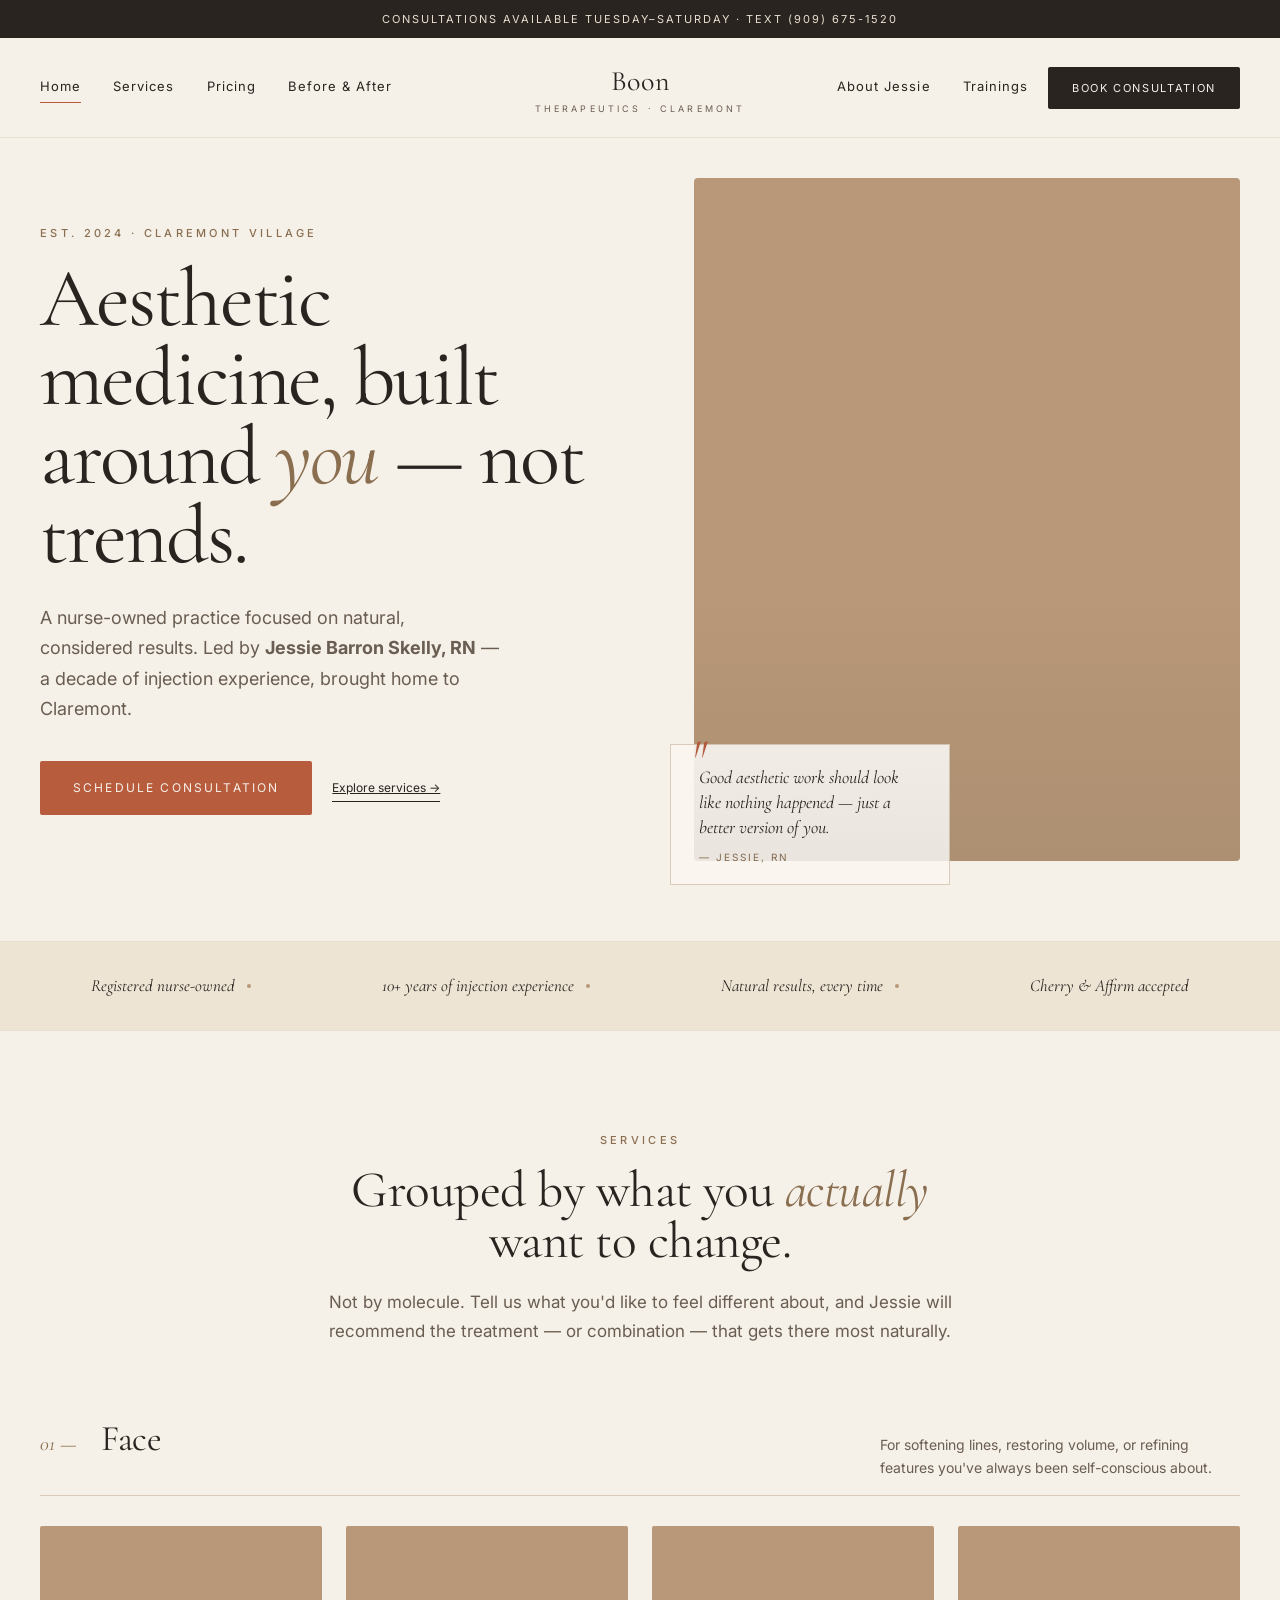
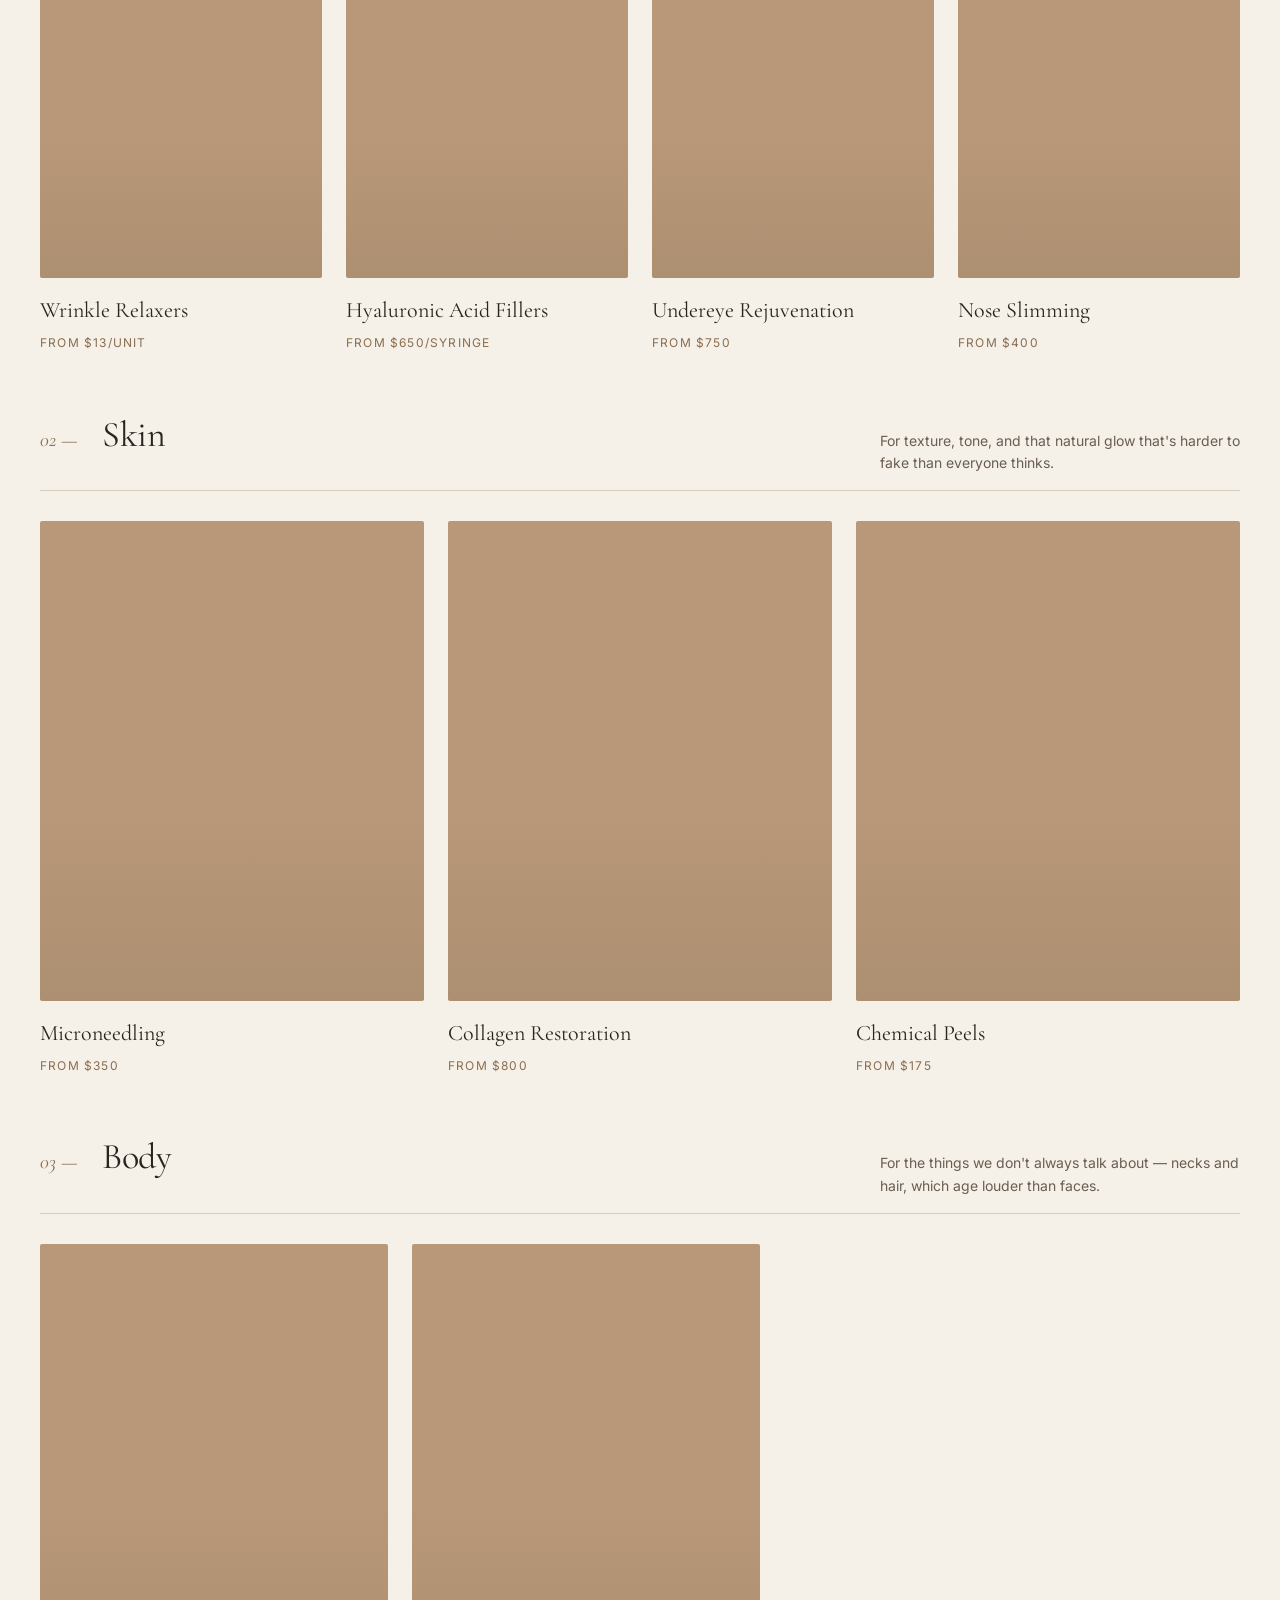
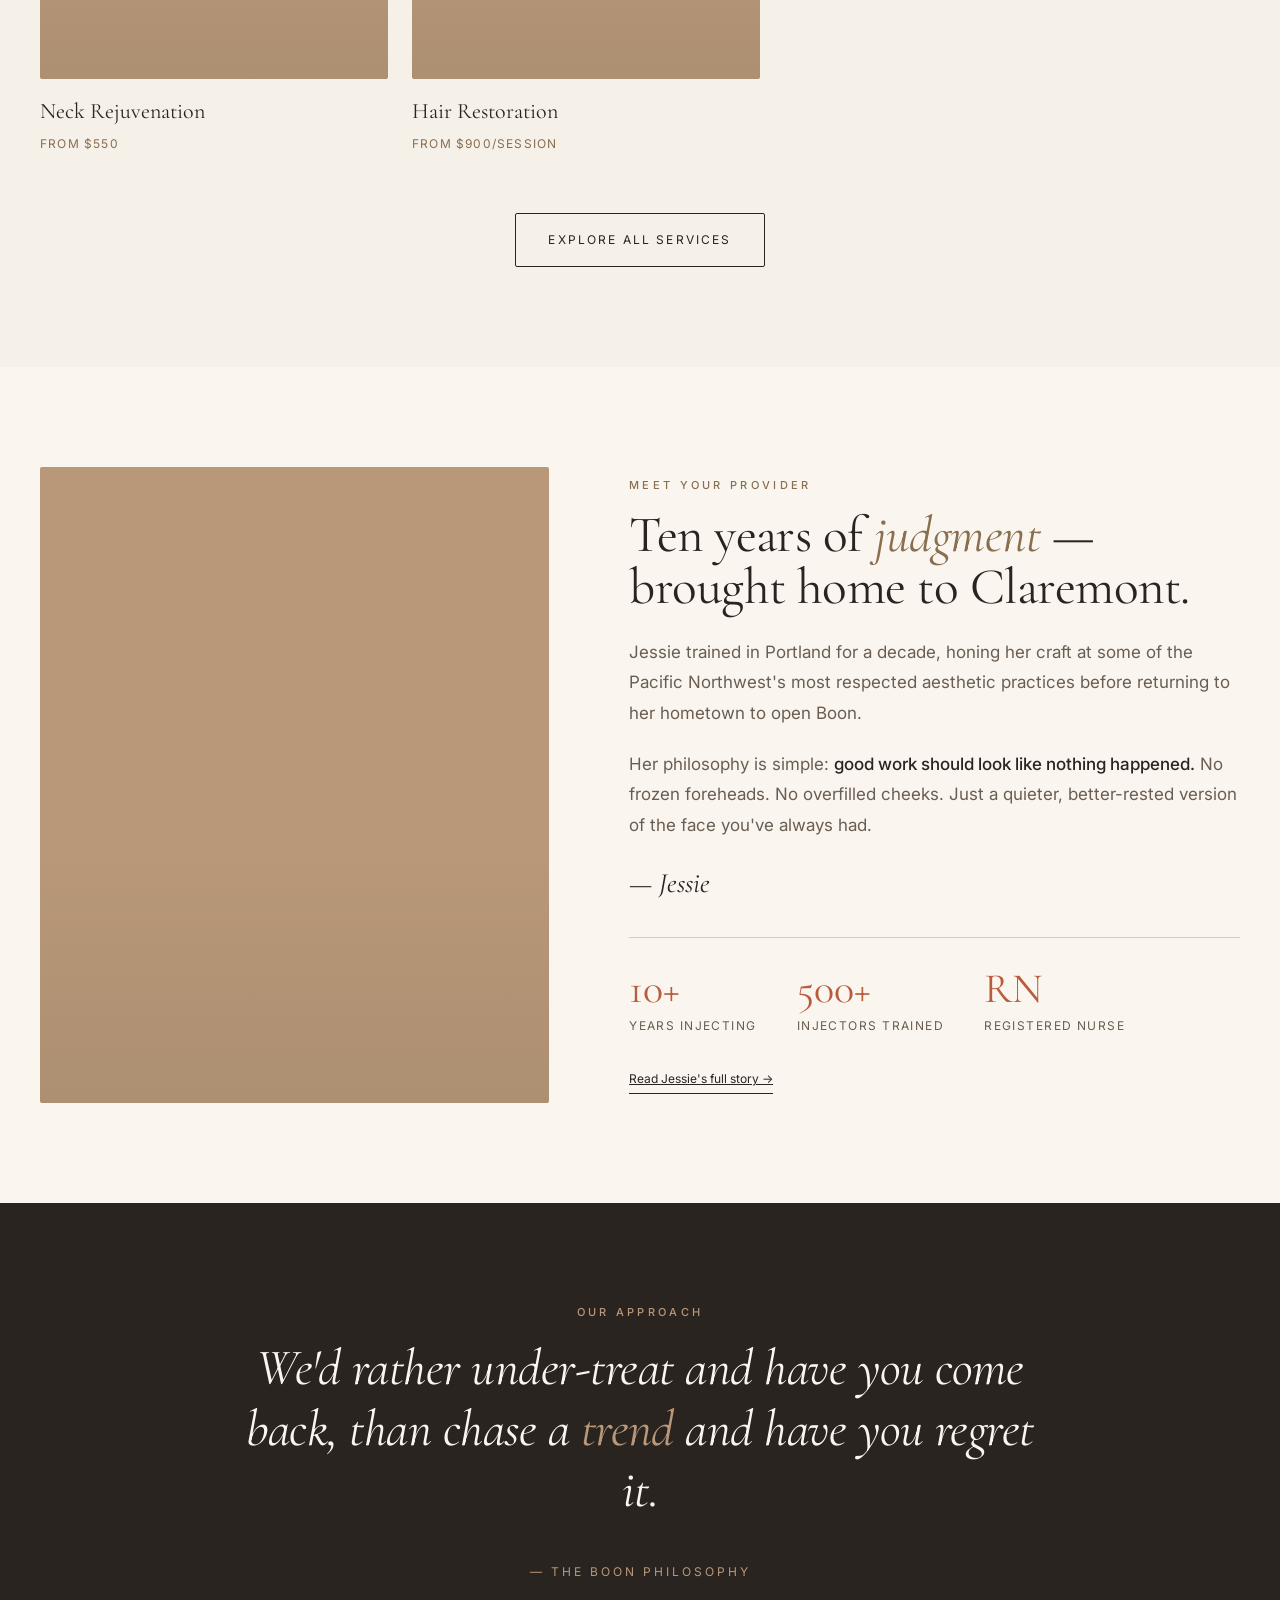
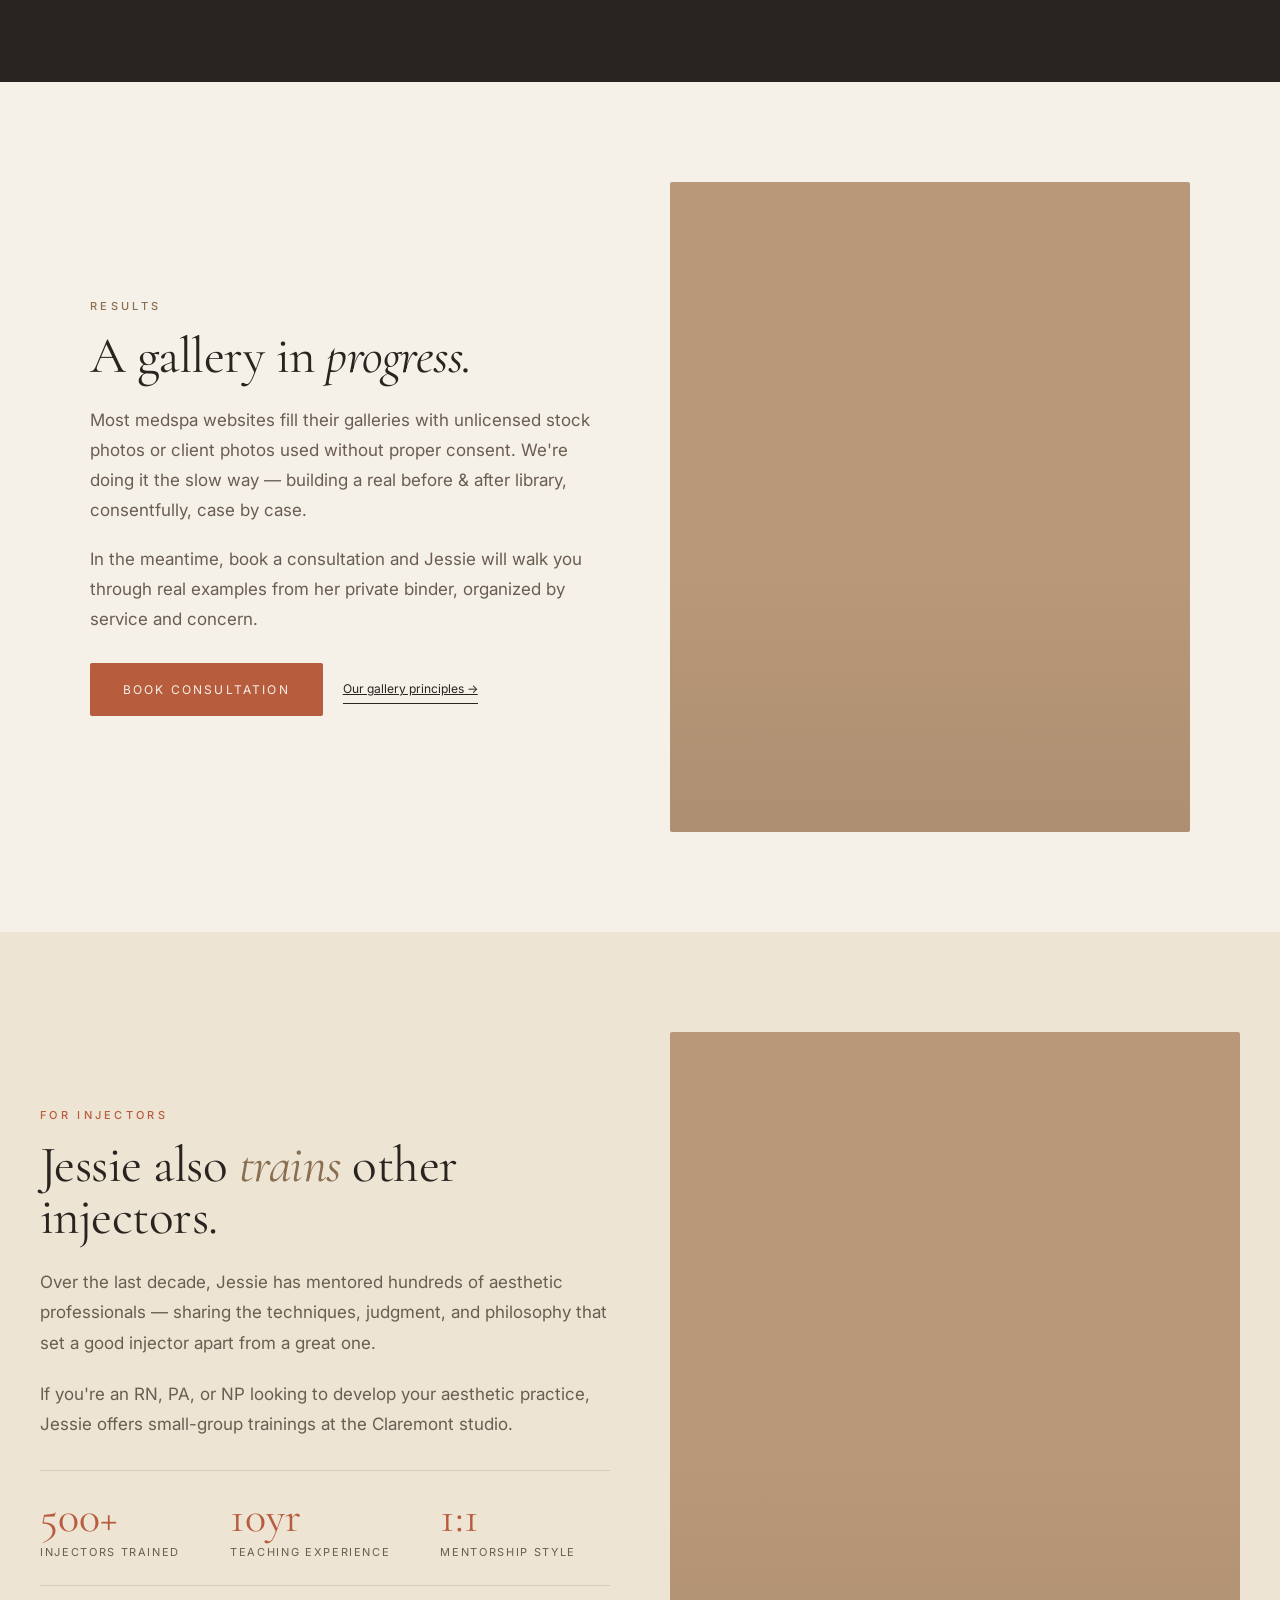
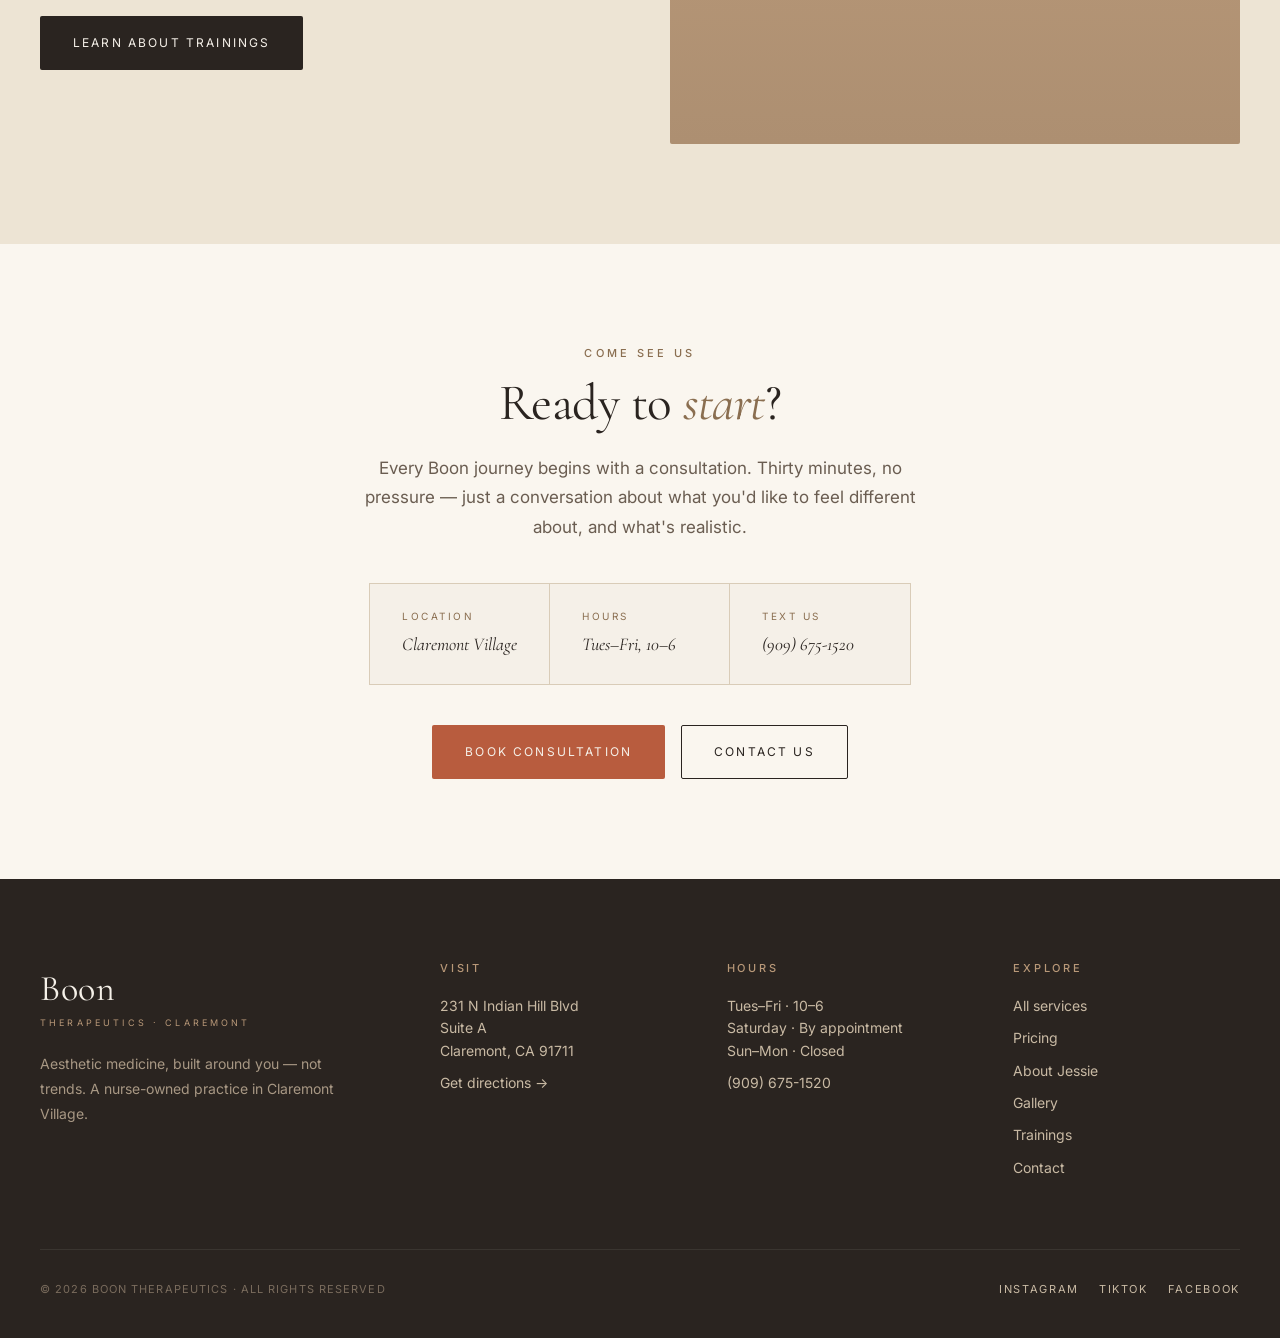
<file: index.html>
<!DOCTYPE html>
<html lang="en">
<head>
<meta charset="UTF-8">
<meta name="viewport" content="width=device-width, initial-scale=1.0">
<title>Boon Therapeutics · A nurse-owned medspa in Claremont Village</title>
<meta name="description" content="Aesthetic medicine, built around you — not trends. A decade of injection experience from nurse practitioner Jessie Barron Skelly, RN. Natural results in Claremont, CA.">
<link href="https://fonts.googleapis.com/css2?family=Cormorant+Garamond:ital,wght@0,400;0,500;1,400&family=Inter:wght@300;400;500&display=swap" rel="stylesheet">
<link rel="stylesheet" href="shared.css">
<style>
  /* ===== HOMEPAGE SPECIFIC ===== */

  /* Hero */
  .hero {
    padding: 40px 40px 80px;
    min-height: 88vh;
    display: flex;
    align-items: center;
    background: var(--bone);
  }
  .hero-grid {
    display: grid;
    grid-template-columns: 1.05fr 1fr;
    gap: 80px;
    align-items: center;
    max-width: 1300px;
    margin: 0 auto;
    width: 100%;
  }
  .hero-left h1 {
    font-size: clamp(48px, 6.5vw, 92px);
    line-height: 0.95;
    margin-bottom: 28px;
    color: var(--ink);
  }
  .hero-left h1 em {
    font-style: italic;
    color: var(--camel-dark);
  }
  .hero-lead {
    font-size: 18px;
    line-height: 1.7;
    max-width: 460px;
    margin-bottom: 36px;
    color: var(--muted);
  }
  .hero-ctas { display: flex; gap: 20px; align-items: center; flex-wrap: wrap; }
  .hero-right { position: relative; }
  .hero-img {
    aspect-ratio: 4/5;
    border-radius: 4px;
  }
  .hero-caption {
    position: absolute;
    bottom: -24px;
    left: -24px;
    background: var(--cream);
    border: 1px solid var(--border);
    padding: 20px 28px;
    max-width: 280px;
    font-family: 'Cormorant Garamond', serif;
    font-style: italic;
    font-size: 18px;
    line-height: 1.4;
    color: var(--ink);
  }
  .hero-caption::before {
    content: '"';
    position: absolute;
    top: -12px;
    left: 20px;
    font-size: 48px;
    color: var(--terracotta);
    font-family: 'Cormorant Garamond', serif;
    line-height: 1;
  }
  .hero-caption .attr {
    display: block;
    font-family: 'Inter', sans-serif;
    font-style: normal;
    font-size: 10px;
    letter-spacing: 0.2em;
    text-transform: uppercase;
    color: var(--camel-dark);
    margin-top: 10px;
  }

  /* Credentials strip */
  .credentials {
    background: var(--ivory);
    padding: 30px 40px;
    border-top: 1px solid var(--border-light);
    border-bottom: 1px solid var(--border-light);
  }
  .credentials-inner {
    max-width: 1200px;
    margin: 0 auto;
    display: flex;
    justify-content: space-around;
    align-items: center;
    gap: 30px;
    flex-wrap: wrap;
  }
  .cred-item {
    display: flex;
    align-items: center;
    gap: 12px;
    font-family: 'Cormorant Garamond', serif;
    font-size: 17px;
    font-style: italic;
    color: var(--ink);
  }
  .cred-item .sep {
    width: 4px;
    height: 4px;
    background: var(--camel);
    border-radius: 50%;
  }

  /* Services section */
  .services-section {
    background: var(--bone);
  }
  .services-head {
    text-align: center;
    max-width: 680px;
    margin: 0 auto 70px;
  }
  .services-head h2 em { font-style: italic; color: var(--camel-dark); }
  .services-head p { font-size: 17px; margin-top: 20px; color: var(--muted); line-height: 1.75; }

  .concern-group {
    margin-bottom: 60px;
  }
  .concern-label {
    display: flex;
    align-items: baseline;
    gap: 24px;
    margin-bottom: 30px;
    padding-bottom: 16px;
    border-bottom: 1px solid var(--border);
  }
  .concern-label .num {
    font-family: 'Cormorant Garamond', serif;
    font-style: italic;
    font-size: 20px;
    color: var(--camel-dark);
  }
  .concern-label h3 {
    font-family: 'Cormorant Garamond', serif;
    font-size: 36px;
    font-weight: 400;
    color: var(--ink);
  }
  .concern-label .desc {
    margin-left: auto;
    font-size: 14px;
    color: var(--muted);
    max-width: 360px;
    line-height: 1.6;
  }
  .concern-grid {
    display: grid;
    grid-template-columns: repeat(4, 1fr);
    gap: 24px;
  }
  .concern-grid.three { grid-template-columns: repeat(3, 1fr); }
  .concern-grid.two { grid-template-columns: repeat(2, 1fr); max-width: 720px; }
  .svc-card {
    text-decoration: none;
    color: inherit;
    display: block;
    transition: transform 0.3s;
  }
  .svc-card:hover { transform: translateY(-4px); }
  .svc-card .img {
    aspect-ratio: 4/5;
    margin-bottom: 14px;
    border-radius: 2px;
    overflow: hidden;
  }
  .svc-card .name {
    font-family: 'Cormorant Garamond', serif;
    font-size: 22px;
    color: var(--ink);
    margin-bottom: 4px;
  }
  .svc-card .meta {
    font-size: 12px;
    letter-spacing: 0.1em;
    color: var(--camel-dark);
    text-transform: uppercase;
  }

  /* About Jessie teaser */
  .jessie-section {
    background: var(--cream);
  }
  .jessie-grid {
    display: grid;
    grid-template-columns: 1fr 1.2fr;
    gap: 80px;
    align-items: center;
    max-width: 1200px;
    margin: 0 auto;
  }
  .jessie-img {
    aspect-ratio: 4/5;
    border-radius: 2px;
  }
  .jessie-text h2 {
    margin-bottom: 24px;
  }
  .jessie-text h2 em { font-style: italic; color: var(--camel-dark); }
  .jessie-text p {
    font-size: 17px;
    line-height: 1.8;
    margin-bottom: 20px;
    color: var(--muted);
  }
  .jessie-text p strong { color: var(--ink); font-weight: 500; }
  .jessie-sig {
    font-family: 'Cormorant Garamond', serif;
    font-style: italic;
    font-size: 28px;
    color: var(--ink);
    margin-top: 16px;
    margin-bottom: 24px;
  }
  .jessie-credentials {
    display: flex;
    gap: 40px;
    margin-top: 30px;
    padding-top: 30px;
    border-top: 1px solid var(--border);
  }
  .jessie-cred .num {
    font-family: 'Cormorant Garamond', serif;
    font-size: 42px;
    color: var(--terracotta);
    line-height: 1;
    margin-bottom: 6px;
  }
  .jessie-cred .label {
    font-size: 12px;
    letter-spacing: 0.12em;
    color: var(--muted);
    text-transform: uppercase;
  }

  /* Philosophy section */
  .philosophy {
    background: var(--ink);
    color: var(--bone);
    text-align: center;
  }
  .philosophy .eyebrow { color: var(--camel); }
  .philosophy blockquote {
    font-family: 'Cormorant Garamond', serif;
    font-style: italic;
    font-size: clamp(32px, 4vw, 56px);
    line-height: 1.2;
    max-width: 920px;
    margin: 0 auto 40px;
    color: var(--cream);
    letter-spacing: -0.01em;
  }
  .philosophy blockquote em { color: var(--camel); }
  .philosophy .attribution {
    font-size: 12px;
    letter-spacing: 0.25em;
    text-transform: uppercase;
    color: var(--camel);
  }

  /* Gallery preview */
  .gallery-preview { background: var(--bone); }
  .gallery-head {
    display: flex;
    justify-content: space-between;
    align-items: flex-end;
    max-width: 1200px;
    margin: 0 auto 50px;
  }
  .gallery-head h2 em { font-style: italic; color: var(--camel-dark); }
  .gallery-grid {
    display: grid;
    grid-template-columns: repeat(4, 1fr);
    gap: 20px;
    max-width: 1200px;
    margin: 0 auto;
  }
  .gal-item { text-decoration: none; color: inherit; }
  .gal-item .img {
    aspect-ratio: 1;
    margin-bottom: 12px;
    border-radius: 2px;
    position: relative;
    overflow: hidden;
  }
  .gal-item .label {
    font-family: 'Cormorant Garamond', serif;
    font-style: italic;
    font-size: 17px;
    color: var(--ink);
  }

  /* Trainings block */
  .trainings-block {
    background: var(--ivory);
  }
  .trainings-grid {
    display: grid;
    grid-template-columns: 1fr 1fr;
    gap: 60px;
    align-items: center;
    max-width: 1200px;
    margin: 0 auto;
  }
  .trainings-text .eyebrow { color: var(--terracotta); }
  .trainings-text h2 { margin-bottom: 24px; }
  .trainings-text h2 em { font-style: italic; color: var(--camel-dark); }
  .trainings-text p {
    font-size: 17px;
    line-height: 1.8;
    margin-bottom: 20px;
    color: var(--muted);
  }
  .trainings-stats {
    display: flex;
    gap: 50px;
    margin: 30px 0;
    padding: 24px 0;
    border-top: 1px solid var(--border);
    border-bottom: 1px solid var(--border);
  }
  .trainings-stat .num {
    font-family: 'Cormorant Garamond', serif;
    font-size: 44px;
    color: var(--terracotta);
    line-height: 1;
    margin-bottom: 4px;
  }
  .trainings-stat .label {
    font-size: 11px;
    letter-spacing: 0.15em;
    color: var(--muted);
    text-transform: uppercase;
  }
  .trainings-img { aspect-ratio: 4/5; border-radius: 2px; }

  /* Visit block */
  .visit-block {
    background: var(--cream);
    text-align: center;
  }
  .visit-block h2 { margin-bottom: 24px; }
  .visit-block h2 em { font-style: italic; color: var(--camel-dark); }
  .visit-block p {
    font-size: 17px;
    max-width: 560px;
    margin: 0 auto 40px;
    color: var(--muted);
    line-height: 1.75;
  }
  .visit-card {
    display: inline-flex;
    gap: 0;
    background: var(--bone);
    border: 1px solid var(--border);
    margin-bottom: 40px;
  }
  .visit-item {
    padding: 24px 32px;
    border-right: 1px solid var(--border);
    text-align: left;
    min-width: 180px;
  }
  .visit-item:last-child { border-right: none; }
  .visit-item .label {
    font-size: 10px;
    letter-spacing: 0.25em;
    color: var(--camel-dark);
    text-transform: uppercase;
    margin-bottom: 6px;
  }
  .visit-item .val {
    font-family: 'Cormorant Garamond', serif;
    font-size: 18px;
    color: var(--ink);
    font-style: italic;
  }

  @media (max-width: 900px) {
    .hero-grid, .jessie-grid, .trainings-grid { grid-template-columns: 1fr; gap: 40px; }
    .concern-grid, .concern-grid.three, .gallery-grid { grid-template-columns: repeat(2, 1fr); }
    .concern-label { flex-wrap: wrap; }
    .concern-label .desc { margin-left: 0; margin-top: 8px; }
    .gallery-head { flex-direction: column; align-items: flex-start; gap: 20px; }
    .visit-card { flex-direction: column; }
    .visit-item { border-right: none; border-bottom: 1px solid var(--border); }
    .jessie-credentials, .trainings-stats { gap: 30px; flex-wrap: wrap; }
  }
</style>
</head>
<body data-page="home">

<div id="site-header"></div>

<!-- HERO -->
<section class="hero">
  <div class="hero-grid">
    <div class="hero-left">
      <div class="eyebrow">Est. 2024 · Claremont Village</div>
      <h1>Aesthetic medicine, built around <em>you</em> — not trends.</h1>
      <p class="hero-lead">A nurse-owned practice focused on natural, considered results. Led by <strong>Jessie Barron Skelly, RN</strong> — a decade of injection experience, brought home to Claremont.</p>
      <div class="hero-ctas">
        <a href="#book" class="cta cta-primary">Schedule Consultation</a>
        <a href="services.html" class="cta-ghost">Explore services →</a>
      </div>
    </div>
    <div class="hero-right">
      <div class="hero-img img-placeholder jessie"></div>
      <div class="hero-caption">
        Good aesthetic work should look like nothing happened — just a better version of you.
        <span class="attr">— Jessie, RN</span>
      </div>
    </div>
  </div>
</section>

<!-- CREDENTIALS STRIP -->
<div class="credentials">
  <div class="credentials-inner">
    <div class="cred-item">Registered nurse-owned<span class="sep"></span></div>
    <div class="cred-item">10+ years of injection experience<span class="sep"></span></div>
    <div class="cred-item">Natural results, every time<span class="sep"></span></div>
    <div class="cred-item">Cherry & Affirm accepted</div>
  </div>
</div>

<!-- SERVICES BY CONCERN -->
<section class="services-section">
  <div class="container">
    <div class="services-head">
      <div class="eyebrow">Services</div>
      <h2>Grouped by what you <em>actually</em> want to change.</h2>
      <p>Not by molecule. Tell us what you'd like to feel different about, and Jessie will recommend the treatment — or combination — that gets there most naturally.</p>
    </div>

    <!-- FACE -->
    <div class="concern-group">
      <div class="concern-label">
        <span class="num">01 —</span>
        <h3>Face</h3>
        <span class="desc">For softening lines, restoring volume, or refining features you've always been self-conscious about.</span>
      </div>
      <div class="concern-grid">
        <a href="service-wrinkle-relaxers.html" class="svc-card">
          <div class="img img-placeholder svc-wrinkle"></div>
          <div class="name">Wrinkle Relaxers</div>
          <div class="meta">From $13/unit</div>
        </a>
        <a href="service-stub.html" class="svc-card">
          <div class="img img-placeholder svc-filler"></div>
          <div class="name">Hyaluronic Acid Fillers</div>
          <div class="meta">From $650/syringe</div>
        </a>
        <a href="service-stub.html" class="svc-card">
          <div class="img img-placeholder svc-undereye"></div>
          <div class="name">Undereye Rejuvenation</div>
          <div class="meta">From $750</div>
        </a>
        <a href="service-stub.html" class="svc-card">
          <div class="img img-placeholder svc-nose"></div>
          <div class="name">Nose Slimming</div>
          <div class="meta">From $400</div>
        </a>
      </div>
    </div>

    <!-- SKIN -->
    <div class="concern-group">
      <div class="concern-label">
        <span class="num">02 —</span>
        <h3>Skin</h3>
        <span class="desc">For texture, tone, and that natural glow that's harder to fake than everyone thinks.</span>
      </div>
      <div class="concern-grid three">
        <a href="service-stub.html" class="svc-card">
          <div class="img img-placeholder svc-microneedling"></div>
          <div class="name">Microneedling</div>
          <div class="meta">From $350</div>
        </a>
        <a href="service-stub.html" class="svc-card">
          <div class="img img-placeholder svc-collagen"></div>
          <div class="name">Collagen Restoration</div>
          <div class="meta">From $800</div>
        </a>
        <a href="service-stub.html" class="svc-card">
          <div class="img img-placeholder svc-peels"></div>
          <div class="name">Chemical Peels</div>
          <div class="meta">From $175</div>
        </a>
      </div>
    </div>

    <!-- BODY -->
    <div class="concern-group">
      <div class="concern-label">
        <span class="num">03 —</span>
        <h3>Body</h3>
        <span class="desc">For the things we don't always talk about — necks and hair, which age louder than faces.</span>
      </div>
      <div class="concern-grid two">
        <a href="service-stub.html" class="svc-card">
          <div class="img img-placeholder svc-neck"></div>
          <div class="name">Neck Rejuvenation</div>
          <div class="meta">From $550</div>
        </a>
        <a href="service-stub.html" class="svc-card">
          <div class="img img-placeholder svc-hair"></div>
          <div class="name">Hair Restoration</div>
          <div class="meta">From $900/session</div>
        </a>
      </div>
    </div>

    <div style="text-align: center; margin-top: 60px;">
      <a href="services.html" class="cta cta-outline">Explore all services</a>
    </div>
  </div>
</section>

<!-- JESSIE SECTION -->
<section class="jessie-section">
  <div class="jessie-grid">
    <div class="jessie-img img-placeholder variant-1"></div>
    <div class="jessie-text">
      <div class="eyebrow">Meet your provider</div>
      <h2>Ten years of <em>judgment</em> — brought home to Claremont.</h2>
      <p>Jessie trained in Portland for a decade, honing her craft at some of the Pacific Northwest's most respected aesthetic practices before returning to her hometown to open Boon.</p>
      <p>Her philosophy is simple: <strong>good work should look like nothing happened.</strong> No frozen foreheads. No overfilled cheeks. Just a quieter, better-rested version of the face you've always had.</p>
      <div class="jessie-sig">— Jessie</div>
      <div class="jessie-credentials">
        <div class="jessie-cred">
          <div class="num">10+</div>
          <div class="label">Years injecting</div>
        </div>
        <div class="jessie-cred">
          <div class="num">500+</div>
          <div class="label">Injectors trained</div>
        </div>
        <div class="jessie-cred">
          <div class="num">RN</div>
          <div class="label">Registered Nurse</div>
        </div>
      </div>
      <a href="about.html" class="cta-ghost" style="margin-top: 30px; display: inline-block;">Read Jessie's full story →</a>
    </div>
  </div>
</section>

<!-- PHILOSOPHY -->
<section class="philosophy">
  <div class="container-narrow">
    <div class="eyebrow">Our approach</div>
    <blockquote>We'd rather under-treat and have you come back, than chase a <em>trend</em> and have you regret it.</blockquote>
    <div class="attribution">— The Boon Philosophy</div>
  </div>
</section>

<!-- GALLERY PREVIEW -->
<section class="gallery-preview">
  <div class="container">
    <div style="display: grid; grid-template-columns: 1fr 1fr; gap: 60px; align-items: center; max-width: 1100px; margin: 0 auto;">
      <div>
        <div class="eyebrow">Results</div>
        <h2 style="margin-bottom: 24px;">A gallery in <em>progress.</em></h2>
        <p style="color: var(--muted); font-size: 17px; line-height: 1.75; margin-bottom: 20px;">
          Most medspa websites fill their galleries with unlicensed stock photos or client photos used without proper consent. We're doing it the slow way — building a real before & after library, consentfully, case by case.
        </p>
        <p style="color: var(--muted); font-size: 17px; line-height: 1.75; margin-bottom: 28px;">
          In the meantime, book a consultation and Jessie will walk you through real examples from her private binder, organized by service and concern.
        </p>
        <div style="display: flex; gap: 20px; align-items: center; flex-wrap: wrap;">
          <a href="contact.html" class="cta cta-primary">Book Consultation</a>
          <a href="gallery.html" class="cta-ghost">Our gallery principles →</a>
        </div>
      </div>
      <div class="img-placeholder variant-1" style="aspect-ratio: 4/5; border-radius: 2px;"></div>
    </div>
  </div>
</section>

<!-- TRAININGS BLOCK -->
<section class="trainings-block">
  <div class="trainings-grid">
    <div class="trainings-text">
      <div class="eyebrow">For injectors</div>
      <h2>Jessie also <em>trains</em> other injectors.</h2>
      <p>Over the last decade, Jessie has mentored hundreds of aesthetic professionals — sharing the techniques, judgment, and philosophy that set a good injector apart from a great one.</p>
      <p>If you're an RN, PA, or NP looking to develop your aesthetic practice, Jessie offers small-group trainings at the Claremont studio.</p>
      <div class="trainings-stats">
        <div class="trainings-stat">
          <div class="num">500+</div>
          <div class="label">Injectors trained</div>
        </div>
        <div class="trainings-stat">
          <div class="num">10yr</div>
          <div class="label">Teaching experience</div>
        </div>
        <div class="trainings-stat">
          <div class="num">1:1</div>
          <div class="label">Mentorship style</div>
        </div>
      </div>
      <a href="trainings.html" class="cta cta-dark">Learn about trainings</a>
    </div>
    <div class="trainings-img img-placeholder variant-7"></div>
  </div>
</section>

<!-- VISIT -->
<section class="visit-block" id="book">
  <div class="container-narrow">
    <div class="eyebrow">Come see us</div>
    <h2>Ready to <em>start</em>?</h2>
    <p>Every Boon journey begins with a consultation. Thirty minutes, no pressure — just a conversation about what you'd like to feel different about, and what's realistic.</p>
    <div class="visit-card">
      <div class="visit-item">
        <div class="label">Location</div>
        <div class="val">Claremont Village</div>
      </div>
      <div class="visit-item">
        <div class="label">Hours</div>
        <div class="val">Tues–Fri, 10–6</div>
      </div>
      <div class="visit-item">
        <div class="label">Text us</div>
        <div class="val">(909) 675-1520</div>
      </div>
    </div>
    <div style="display: flex; gap: 16px; justify-content: center; flex-wrap: wrap;">
      <a href="#" class="cta cta-primary">Book Consultation</a>
      <a href="contact.html" class="cta cta-outline">Contact us</a>
    </div>
  </div>
</section>

<div id="site-footer"></div>
<script src="shared.js"></script>
</body>
</html>
</file>
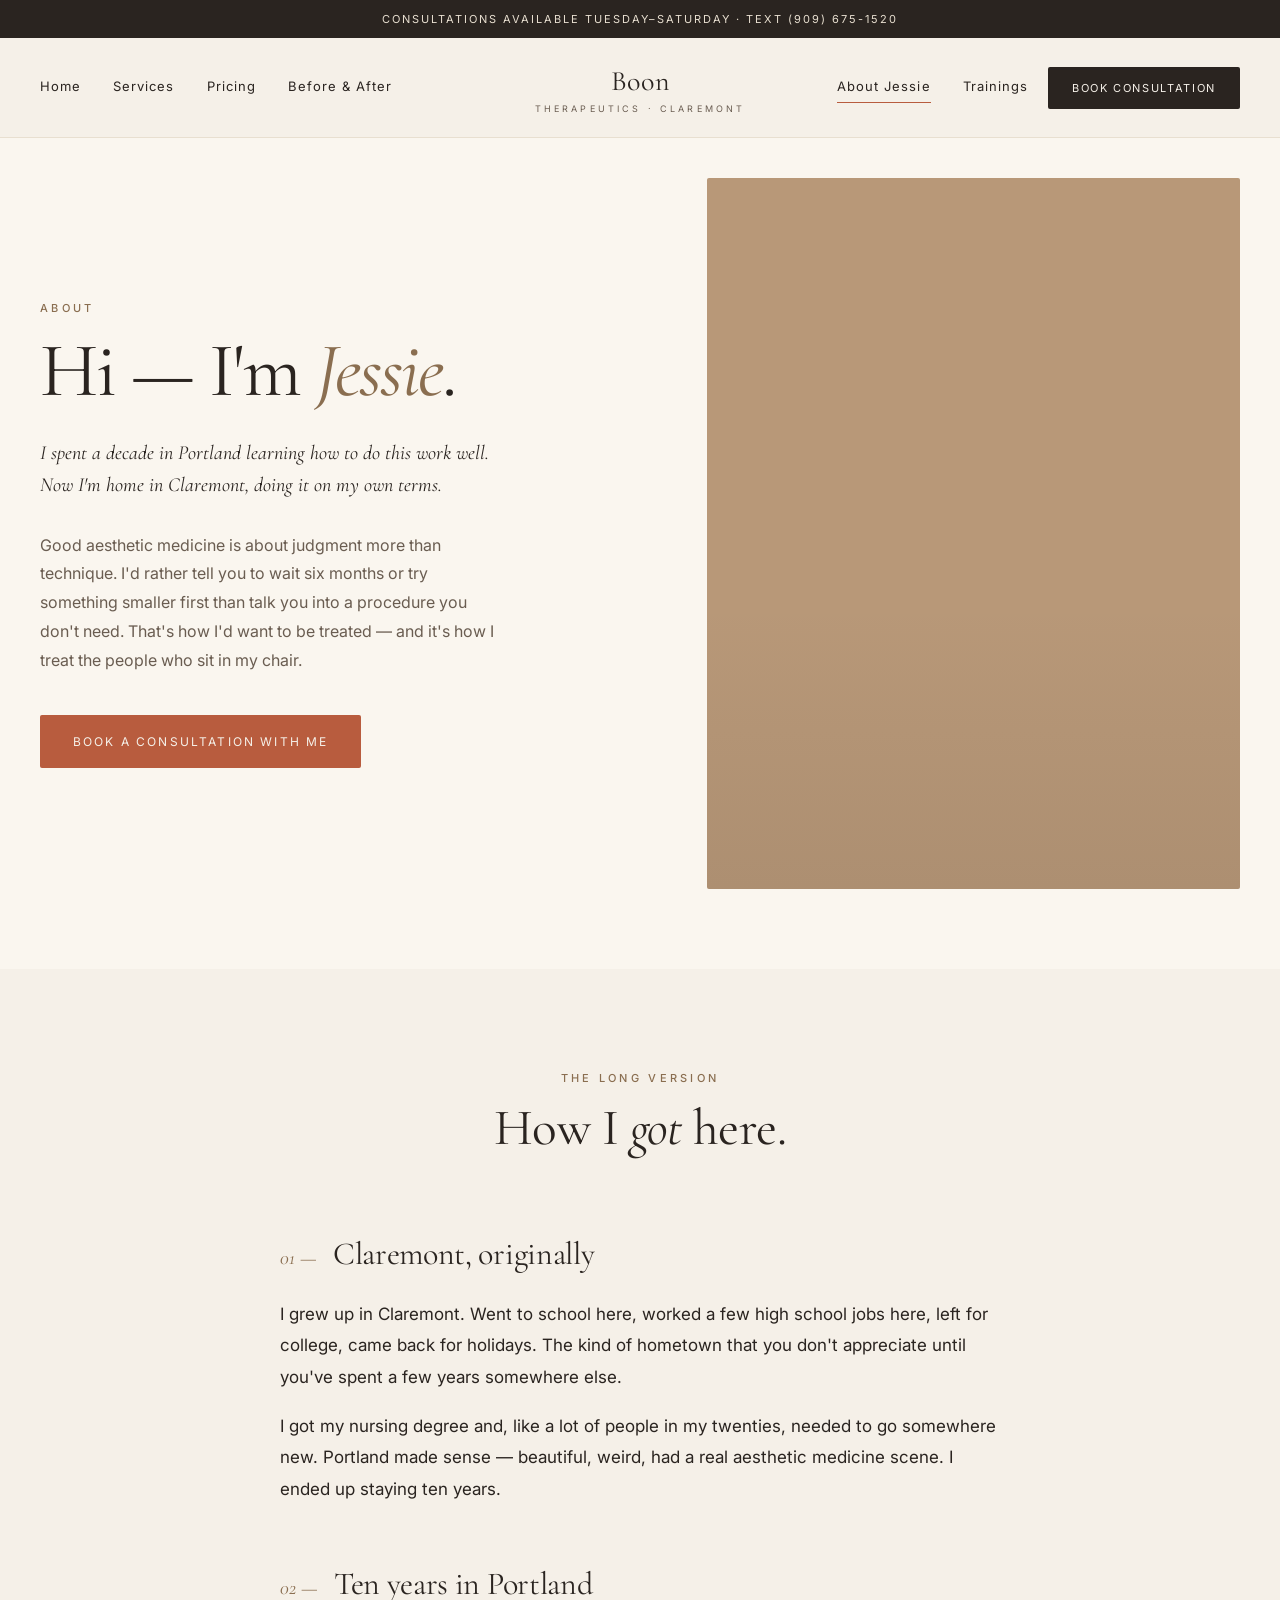
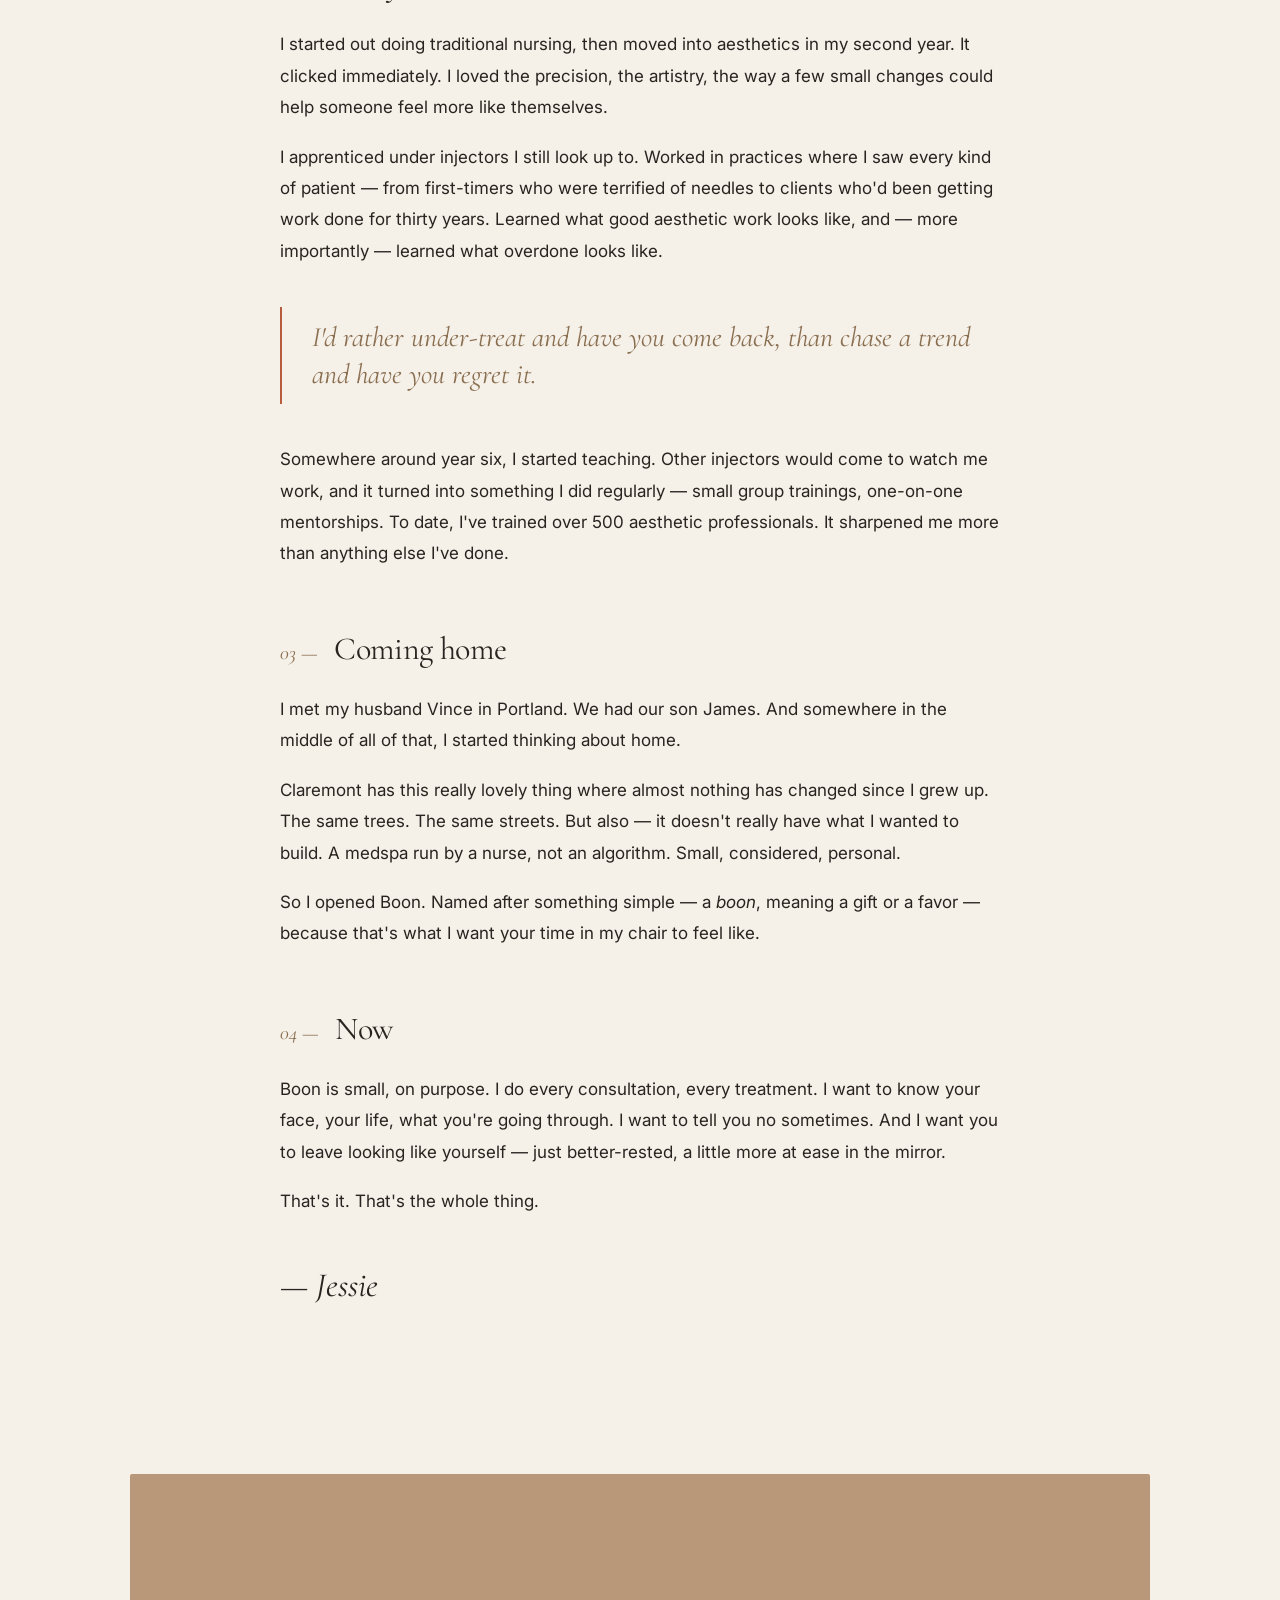
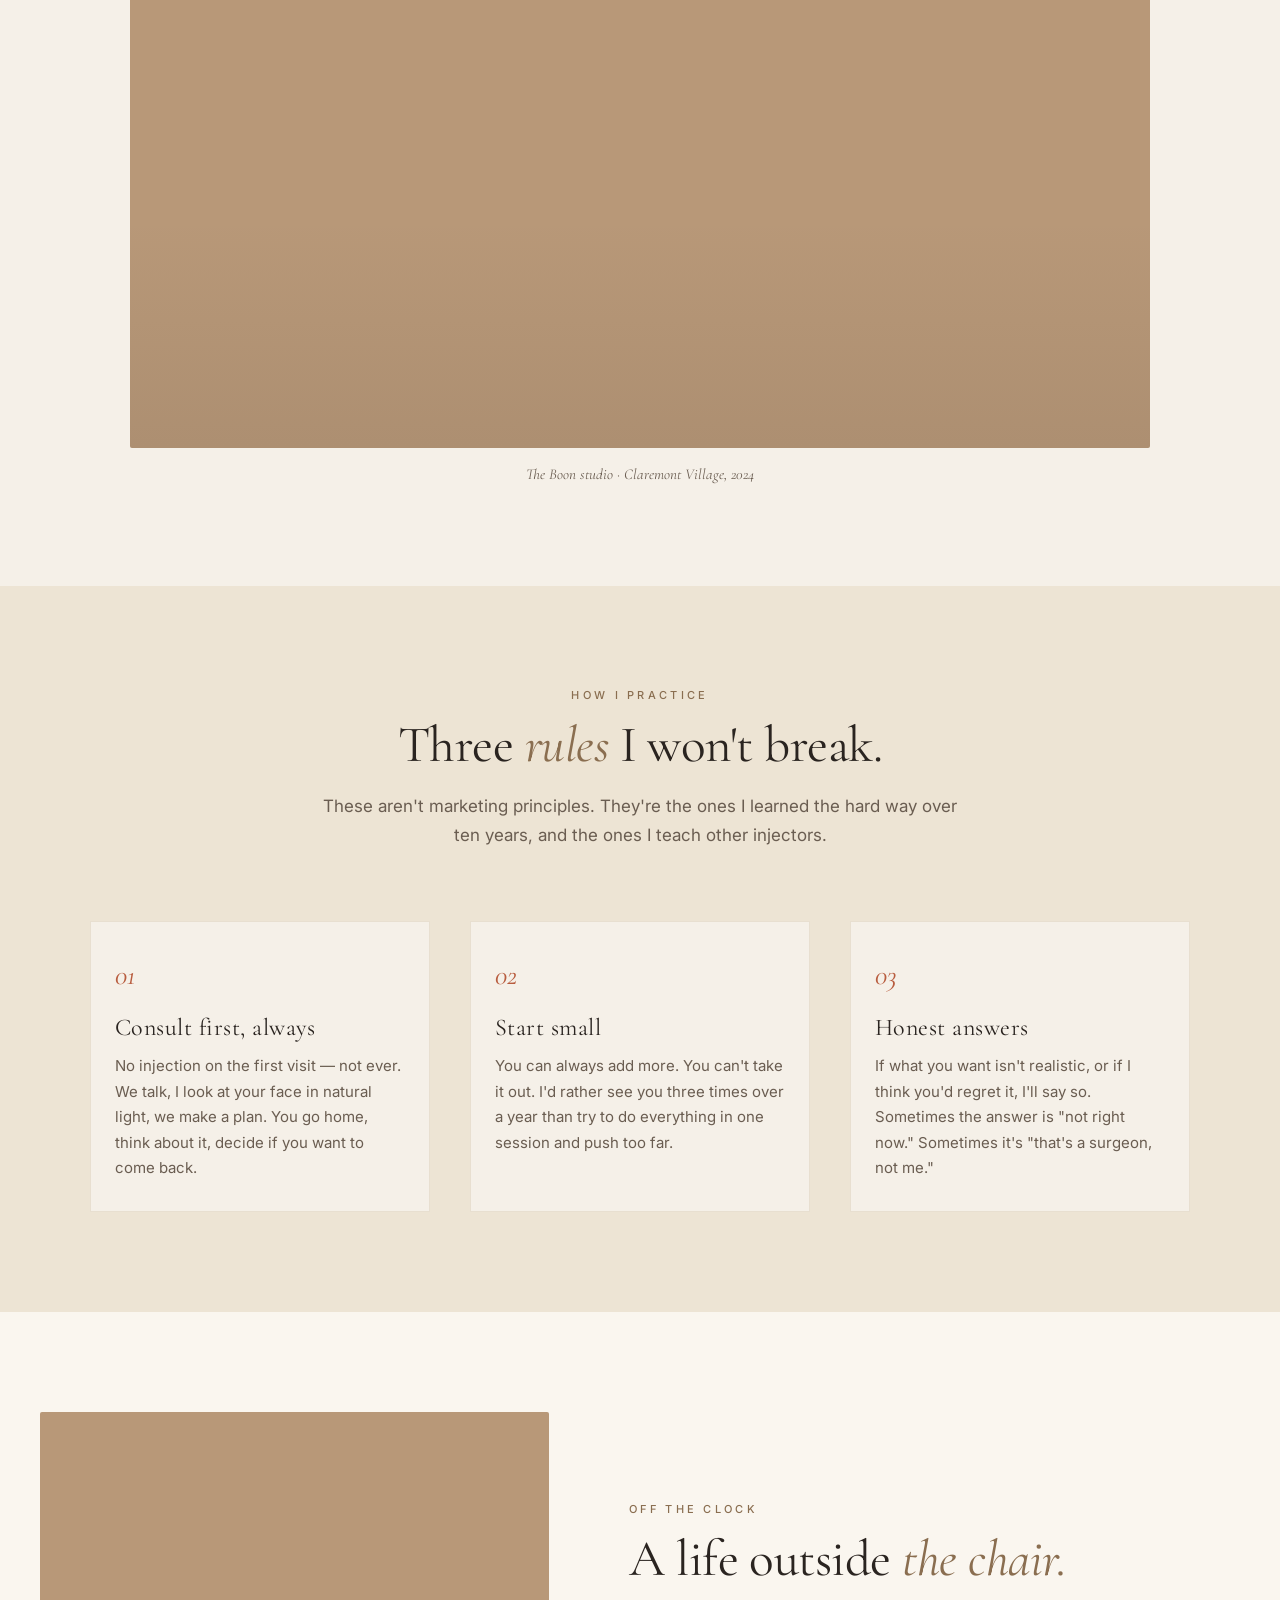
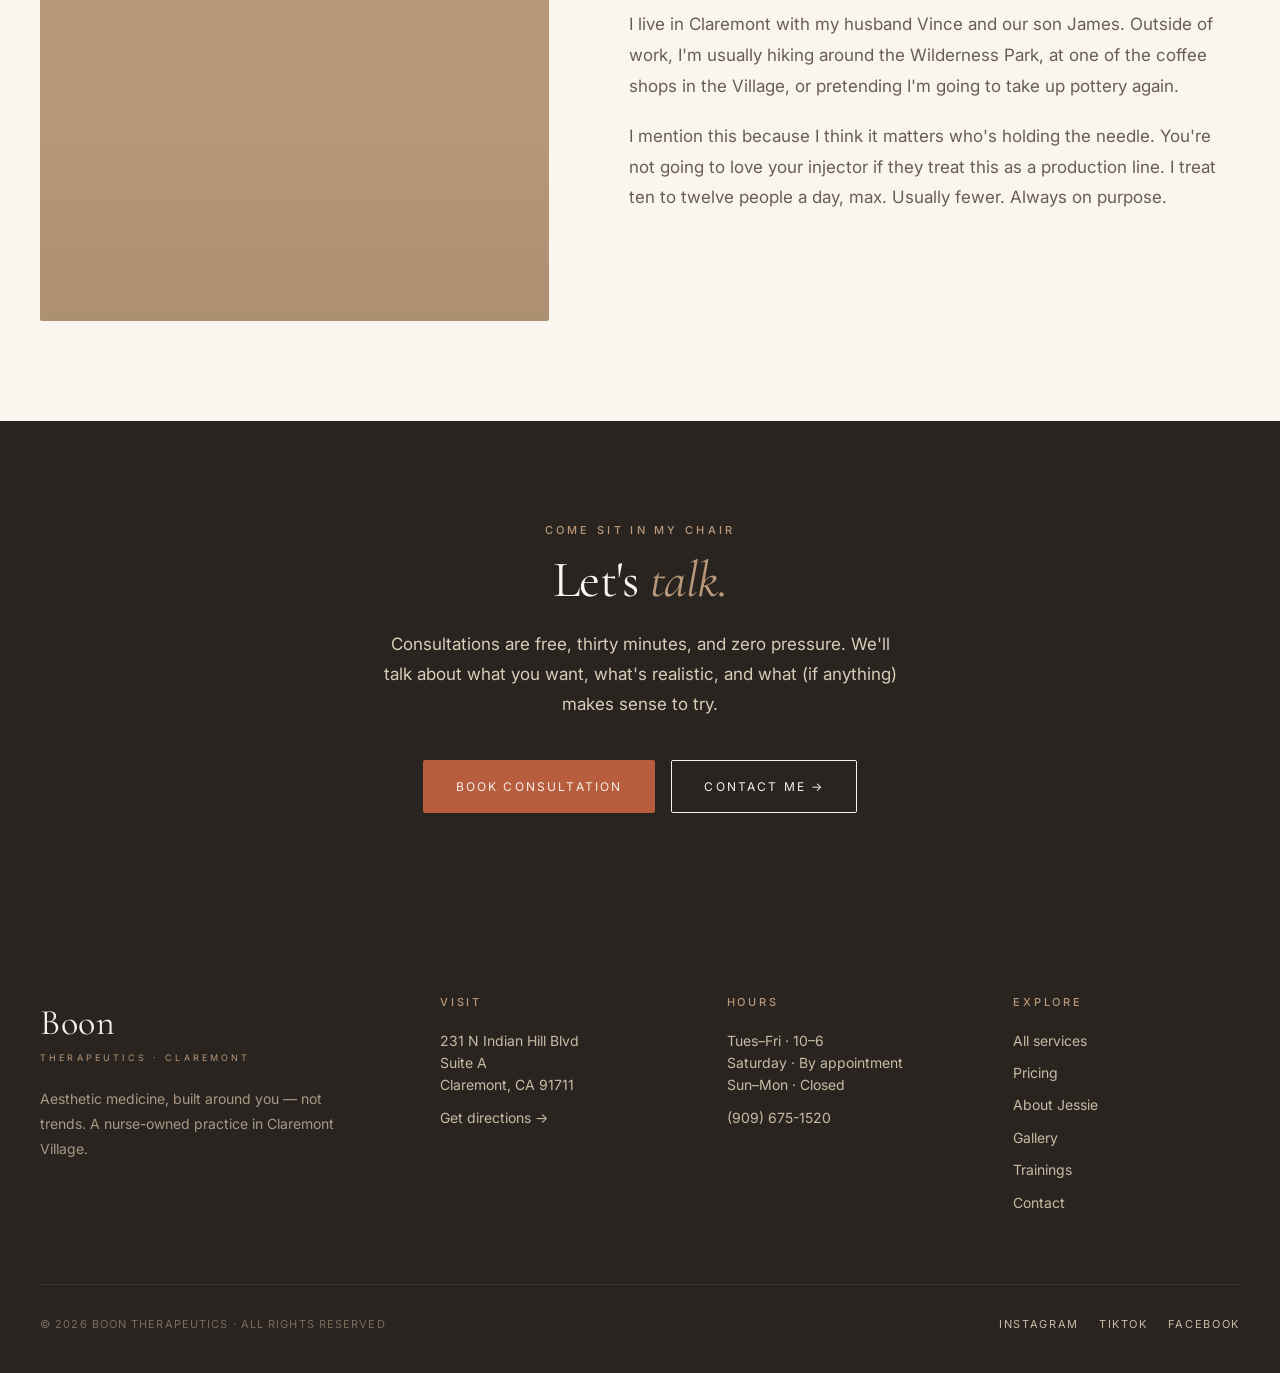
<file: about.html>
<!DOCTYPE html>
<html lang="en">
<head>
<meta charset="UTF-8">
<meta name="viewport" content="width=device-width, initial-scale=1.0">
<title>About Jessie · Boon Therapeutics</title>
<meta name="description" content="Ten years of aesthetic injection experience. A decade in Portland. Home in Claremont. Meet Jessie Barron Skelly, RN.">
<link href="https://fonts.googleapis.com/css2?family=Cormorant+Garamond:ital,wght@0,400;0,500;1,400&family=Inter:wght@300;400;500&display=swap" rel="stylesheet">
<link rel="stylesheet" href="shared.css">
<style>
  /* ===== ABOUT PAGE ===== */
  .about-hero {
    padding: 40px 40px 80px;
    background: var(--cream);
    min-height: 80vh;
    display: flex;
    align-items: center;
  }
  .about-hero-grid {
    display: grid;
    grid-template-columns: 1.1fr 1fr;
    gap: 80px;
    align-items: center;
    max-width: 1300px;
    margin: 0 auto;
    width: 100%;
  }
  .about-hero h1 {
    font-size: clamp(48px, 6vw, 80px);
    line-height: 0.98;
    margin-bottom: 28px;
  }
  .about-hero h1 em { font-style: italic; color: var(--camel-dark); }
  .about-hero .lead {
    font-size: 20px;
    line-height: 1.6;
    color: var(--ink);
    max-width: 460px;
    margin-bottom: 30px;
    font-family: 'Cormorant Garamond', serif;
    font-style: italic;
  }
  .about-hero p {
    font-size: 16px;
    line-height: 1.8;
    color: var(--muted);
    max-width: 460px;
    margin-bottom: 24px;
  }
  .about-hero-img {
    aspect-ratio: 3/4;
    border-radius: 2px;
  }

  /* Story section — editorial */
  .story {
    background: var(--bone);
  }
  .story-container {
    max-width: 720px;
    margin: 0 auto;
  }
  .story-chapter {
    margin-bottom: 60px;
  }
  .chapter-label {
    display: flex;
    align-items: baseline;
    gap: 16px;
    margin-bottom: 24px;
  }
  .chapter-label .num {
    font-family: 'Cormorant Garamond', serif;
    font-style: italic;
    font-size: 20px;
    color: var(--camel-dark);
  }
  .chapter-label h3 {
    font-family: 'Cormorant Garamond', serif;
    font-size: 32px;
    font-weight: 400;
    color: var(--ink);
  }
  .story-chapter p {
    font-size: 17px;
    line-height: 1.85;
    margin-bottom: 18px;
    color: var(--ink);
  }
  .story-chapter p.muted { color: var(--muted); }
  .pull-quote {
    font-family: 'Cormorant Garamond', serif;
    font-style: italic;
    font-size: 28px;
    line-height: 1.3;
    color: var(--camel-dark);
    border-left: 2px solid var(--terracotta);
    padding: 12px 0 12px 30px;
    margin: 40px 0;
  }

  /* Image break */
  .image-break {
    padding: 0 40px 100px;
    max-width: 1100px;
    margin: 0 auto;
  }
  .image-break .img {
    aspect-ratio: 16/9;
    border-radius: 2px;
  }
  .image-break .caption {
    font-family: 'Cormorant Garamond', serif;
    font-style: italic;
    font-size: 15px;
    color: var(--muted);
    margin-top: 14px;
    text-align: center;
  }

  /* Philosophy principles */
  .principles {
    background: var(--ivory);
  }
  .principles-head {
    text-align: center;
    max-width: 640px;
    margin: 0 auto 70px;
  }
  .principles-head h2 em { font-style: italic; color: var(--camel-dark); }
  .principles-head p {
    font-size: 17px;
    margin-top: 20px;
    color: var(--muted);
    line-height: 1.75;
  }
  .principles-grid {
    display: grid;
    grid-template-columns: repeat(3, 1fr);
    gap: 40px;
    max-width: 1100px;
    margin: 0 auto;
  }
  .principle {
    padding: 30px 24px;
    background: var(--bone);
    border: 1px solid var(--border-light);
  }
  .principle .num {
    font-family: 'Cormorant Garamond', serif;
    font-style: italic;
    font-size: 28px;
    color: var(--terracotta);
    margin-bottom: 14px;
  }
  .principle h4 {
    font-family: 'Cormorant Garamond', serif;
    font-size: 24px;
    font-weight: 400;
    margin-bottom: 10px;
    color: var(--ink);
  }
  .principle p {
    font-size: 15px;
    line-height: 1.7;
    color: var(--muted);
  }

  /* Personal life */
  .personal {
    background: var(--cream);
  }
  .personal-grid {
    display: grid;
    grid-template-columns: 1fr 1.2fr;
    gap: 80px;
    align-items: center;
    max-width: 1200px;
    margin: 0 auto;
  }
  .personal-img { aspect-ratio: 1; border-radius: 2px; }
  .personal-text .eyebrow { color: var(--camel-dark); }
  .personal-text h2 { margin-bottom: 24px; }
  .personal-text h2 em { font-style: italic; color: var(--camel-dark); }
  .personal-text p {
    font-size: 17px;
    line-height: 1.8;
    margin-bottom: 20px;
    color: var(--muted);
  }

  /* CTA at bottom */
  .about-cta {
    background: var(--ink);
    color: var(--bone);
    text-align: center;
  }
  .about-cta .eyebrow { color: var(--camel); }
  .about-cta h2 {
    color: var(--cream);
    margin-bottom: 24px;
  }
  .about-cta h2 em { color: var(--camel); font-style: italic; }
  .about-cta p {
    color: var(--border);
    max-width: 520px;
    margin: 0 auto 40px;
    font-size: 17px;
    line-height: 1.75;
  }

  @media (max-width: 900px) {
    .about-hero-grid, .personal-grid { grid-template-columns: 1fr; gap: 40px; }
    .principles-grid { grid-template-columns: 1fr; }
    .chapter-label { flex-wrap: wrap; }
  }
</style>
</head>
<body data-page="about">

<div id="site-header"></div>

<!-- ABOUT HERO -->
<section class="about-hero">
  <div class="about-hero-grid">
    <div>
      <div class="eyebrow">About</div>
      <h1>Hi — I'm <em>Jessie</em>.</h1>
      <p class="lead">I spent a decade in Portland learning how to do this work well. Now I'm home in Claremont, doing it on my own terms.</p>
      <p>Good aesthetic medicine is about judgment more than technique. I'd rather tell you to wait six months or try something smaller first than talk you into a procedure you don't need. That's how I'd want to be treated — and it's how I treat the people who sit in my chair.</p>
      <a href="#book" class="cta cta-primary" style="margin-top: 16px;">Book a consultation with me</a>
    </div>
    <div class="about-hero-img img-placeholder jessie"></div>
  </div>
</section>

<!-- MY STORY -->
<section class="story">
  <div class="story-container">
    <div style="text-align: center; margin-bottom: 80px;">
      <div class="eyebrow">The long version</div>
      <h2>How I <em>got</em> here.</h2>
    </div>

    <div class="story-chapter">
      <div class="chapter-label">
        <span class="num">01 —</span>
        <h3>Claremont, originally</h3>
      </div>
      <p>I grew up in Claremont. Went to school here, worked a few high school jobs here, left for college, came back for holidays. The kind of hometown that you don't appreciate until you've spent a few years somewhere else.</p>
      <p>I got my nursing degree and, like a lot of people in my twenties, needed to go somewhere new. Portland made sense — beautiful, weird, had a real aesthetic medicine scene. I ended up staying ten years.</p>
    </div>

    <div class="story-chapter">
      <div class="chapter-label">
        <span class="num">02 —</span>
        <h3>Ten years in Portland</h3>
      </div>
      <p>I started out doing traditional nursing, then moved into aesthetics in my second year. It clicked immediately. I loved the precision, the artistry, the way a few small changes could help someone feel more like themselves.</p>
      <p>I apprenticed under injectors I still look up to. Worked in practices where I saw every kind of patient — from first-timers who were terrified of needles to clients who'd been getting work done for thirty years. Learned what good aesthetic work looks like, and — more importantly — learned what overdone looks like.</p>
      <div class="pull-quote">I'd rather under-treat and have you come back, than chase a trend and have you regret it.</div>
      <p>Somewhere around year six, I started teaching. Other injectors would come to watch me work, and it turned into something I did regularly — small group trainings, one-on-one mentorships. To date, I've trained over 500 aesthetic professionals. It sharpened me more than anything else I've done.</p>
    </div>

    <div class="story-chapter">
      <div class="chapter-label">
        <span class="num">03 —</span>
        <h3>Coming home</h3>
      </div>
      <p>I met my husband Vince in Portland. We had our son James. And somewhere in the middle of all of that, I started thinking about home.</p>
      <p>Claremont has this really lovely thing where almost nothing has changed since I grew up. The same trees. The same streets. But also — it doesn't really have what I wanted to build. A medspa run by a nurse, not an algorithm. Small, considered, personal.</p>
      <p>So I opened Boon. Named after something simple — a <em>boon</em>, meaning a gift or a favor — because that's what I want your time in my chair to feel like.</p>
    </div>

    <div class="story-chapter">
      <div class="chapter-label">
        <span class="num">04 —</span>
        <h3>Now</h3>
      </div>
      <p>Boon is small, on purpose. I do every consultation, every treatment. I want to know your face, your life, what you're going through. I want to tell you no sometimes. And I want you to leave looking like yourself — just better-rested, a little more at ease in the mirror.</p>
      <p>That's it. That's the whole thing.</p>
      <div class="jessie-sig" style="font-family: 'Cormorant Garamond', serif; font-style: italic; font-size: 34px; color: var(--ink); margin-top: 40px;">— Jessie</div>
    </div>
  </div>
</section>

<!-- IMAGE BREAK -->
<div class="image-break">
  <div class="img img-placeholder variant-5"></div>
  <div class="caption">The Boon studio · Claremont Village, 2024</div>
</div>

<!-- PRINCIPLES -->
<section class="principles">
  <div class="container">
    <div class="principles-head">
      <div class="eyebrow">How I practice</div>
      <h2>Three <em>rules</em> I won't break.</h2>
      <p>These aren't marketing principles. They're the ones I learned the hard way over ten years, and the ones I teach other injectors.</p>
    </div>
    <div class="principles-grid">
      <div class="principle">
        <div class="num">01</div>
        <h4>Consult first, always</h4>
        <p>No injection on the first visit — not ever. We talk, I look at your face in natural light, we make a plan. You go home, think about it, decide if you want to come back.</p>
      </div>
      <div class="principle">
        <div class="num">02</div>
        <h4>Start small</h4>
        <p>You can always add more. You can't take it out. I'd rather see you three times over a year than try to do everything in one session and push too far.</p>
      </div>
      <div class="principle">
        <div class="num">03</div>
        <h4>Honest answers</h4>
        <p>If what you want isn't realistic, or if I think you'd regret it, I'll say so. Sometimes the answer is "not right now." Sometimes it's "that's a surgeon, not me."</p>
      </div>
    </div>
  </div>
</section>

<!-- PERSONAL LIFE -->
<section class="personal">
  <div class="personal-grid">
    <div class="personal-img img-placeholder variant-4"></div>
    <div class="personal-text">
      <div class="eyebrow">Off the clock</div>
      <h2>A life outside <em>the chair.</em></h2>
      <p>I live in Claremont with my husband Vince and our son James. Outside of work, I'm usually hiking around the Wilderness Park, at one of the coffee shops in the Village, or pretending I'm going to take up pottery again.</p>
      <p>I mention this because I think it matters who's holding the needle. You're not going to love your injector if they treat this as a production line. I treat ten to twelve people a day, max. Usually fewer. Always on purpose.</p>
    </div>
  </div>
</section>

<!-- CTA -->
<section class="about-cta" id="book">
  <div class="container-narrow">
    <div class="eyebrow">Come sit in my chair</div>
    <h2>Let's <em>talk.</em></h2>
    <p>Consultations are free, thirty minutes, and zero pressure. We'll talk about what you want, what's realistic, and what (if anything) makes sense to try.</p>
    <div style="display: flex; gap: 16px; justify-content: center; flex-wrap: wrap;">
      <a href="#" class="cta cta-primary">Book Consultation</a>
      <a href="contact.html" class="cta cta-outline" style="color: var(--bone); border-color: var(--bone);">Contact me →</a>
    </div>
  </div>
</section>

<div id="site-footer"></div>
<script src="shared.js"></script>
</body>
</html>
</file>
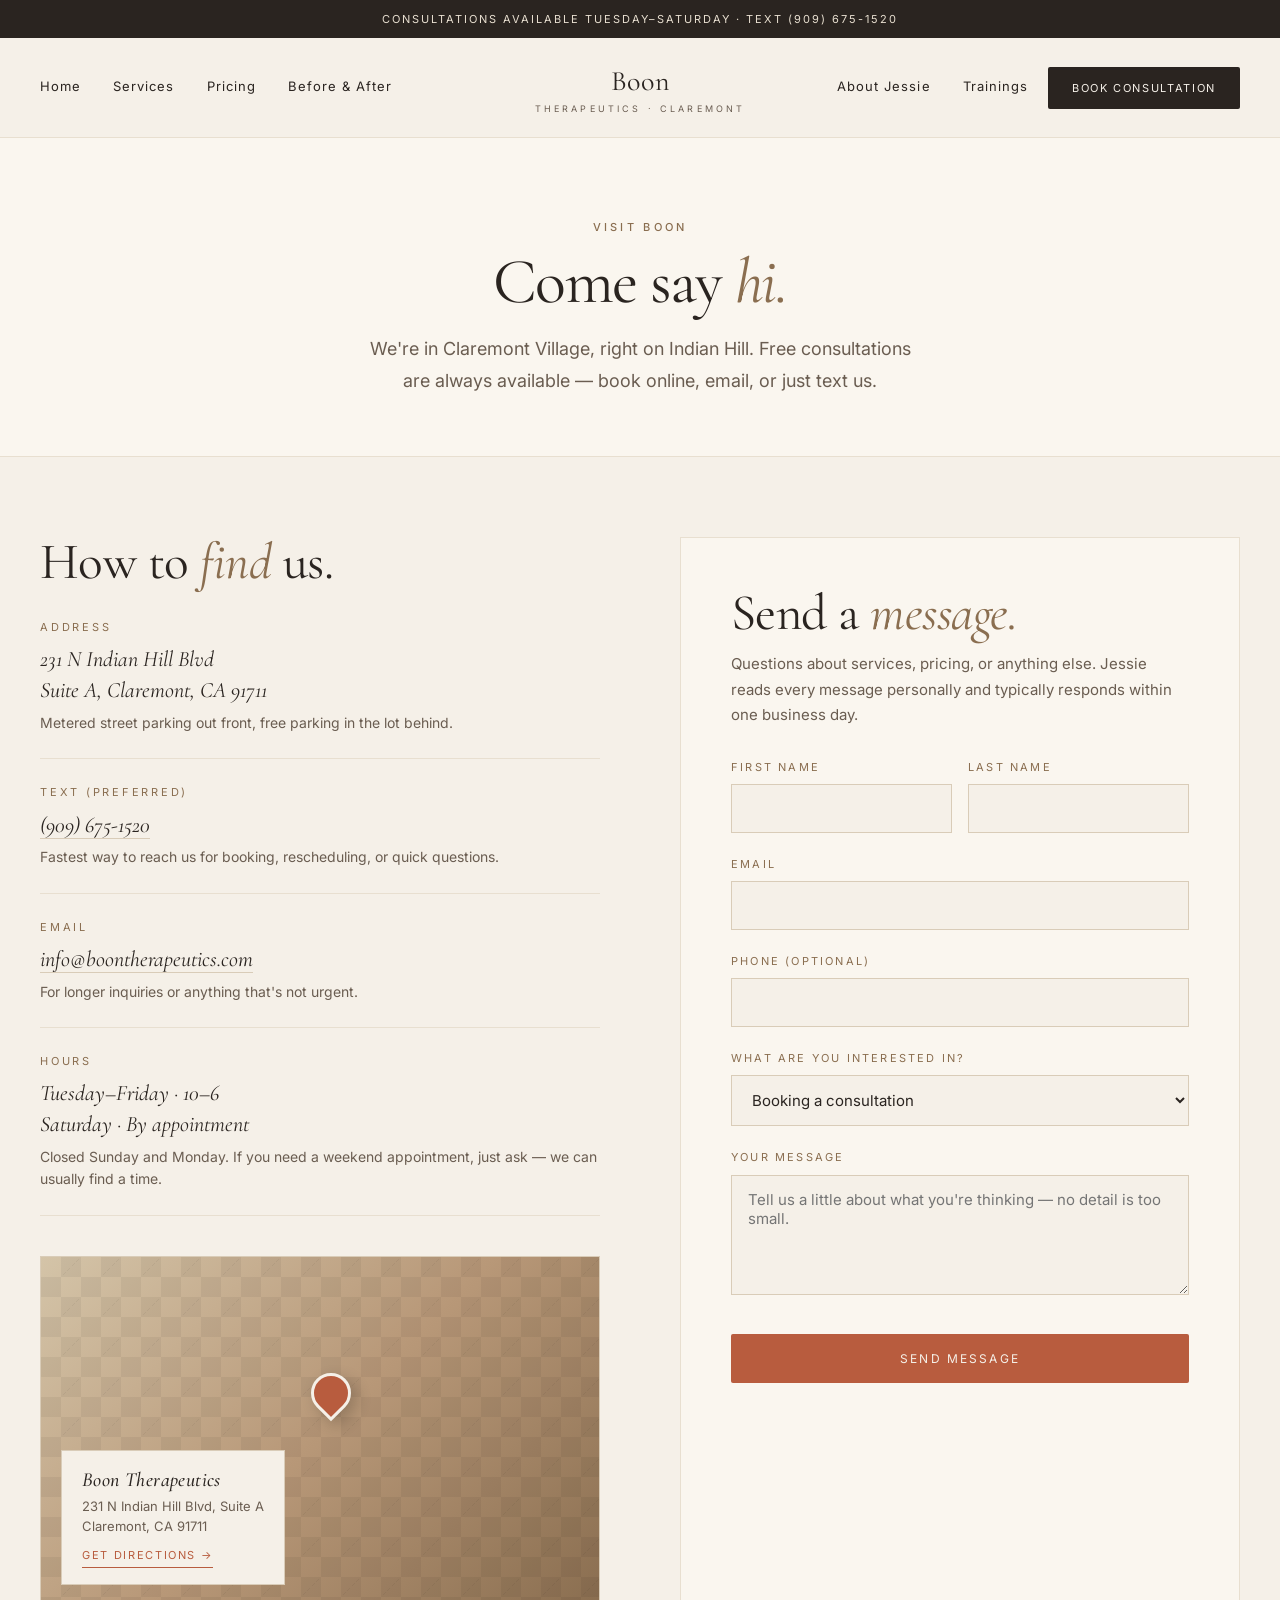
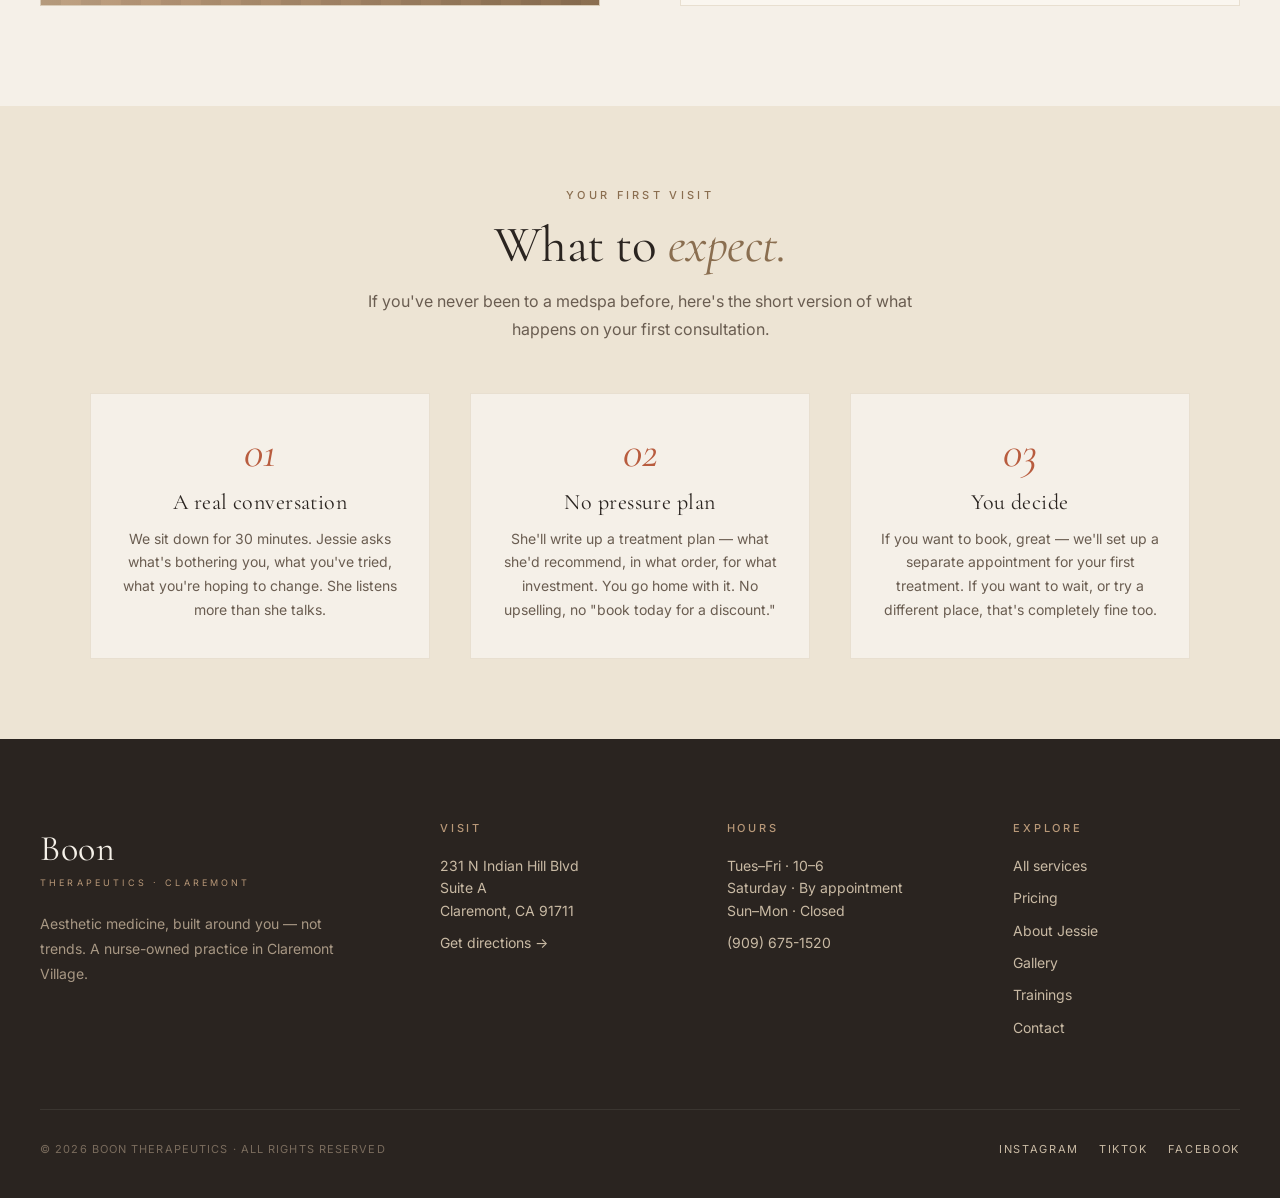
<file: contact.html>
<!DOCTYPE html>
<html lang="en">
<head>
<meta charset="UTF-8">
<meta name="viewport" content="width=device-width, initial-scale=1.0">
<title>Contact & Visit · Boon Therapeutics</title>
<meta name="description" content="Visit Boon Therapeutics in Claremont Village. 231 N Indian Hill Blvd, Suite A. Text (909) 675-1520.">
<link href="https://fonts.googleapis.com/css2?family=Cormorant+Garamond:ital,wght@0,400;0,500;1,400&family=Inter:wght@300;400;500&display=swap" rel="stylesheet">
<link rel="stylesheet" href="shared.css">
<style>
  .contact-hero {
    background: var(--cream);
    padding: 80px 40px 60px;
    text-align: center;
    border-bottom: 1px solid var(--border-light);
  }
  .contact-hero h1 {
    font-size: clamp(44px, 5vw, 72px);
    margin-bottom: 20px;
  }
  .contact-hero h1 em { font-style: italic; color: var(--camel-dark); }
  .contact-hero p {
    font-size: 18px;
    color: var(--muted);
    max-width: 560px;
    margin: 0 auto;
    line-height: 1.75;
  }

  /* Main grid */
  .contact-main {
    background: var(--bone);
    padding: 80px 40px 100px;
  }
  .contact-grid {
    display: grid;
    grid-template-columns: 1fr 1fr;
    gap: 80px;
    max-width: 1200px;
    margin: 0 auto;
  }

  /* Info column */
  .contact-info h2 { margin-bottom: 30px; }
  .contact-info h2 em { font-style: italic; color: var(--camel-dark); }

  .info-item {
    padding: 24px 0;
    border-bottom: 1px solid var(--border-light);
  }
  .info-item:first-of-type { padding-top: 0; }
  .info-item .label {
    font-size: 11px;
    letter-spacing: 0.25em;
    color: var(--camel-dark);
    text-transform: uppercase;
    margin-bottom: 8px;
  }
  .info-item .val {
    font-family: 'Cormorant Garamond', serif;
    font-size: 22px;
    color: var(--ink);
    font-style: italic;
    line-height: 1.4;
  }
  .info-item .val a {
    color: var(--ink);
    text-decoration: none;
    border-bottom: 1px solid var(--border);
  }
  .info-item .val a:hover { color: var(--terracotta); border-color: var(--terracotta); }
  .info-item .sub {
    font-size: 14px;
    color: var(--muted);
    margin-top: 6px;
    line-height: 1.6;
    font-style: normal;
  }

  /* Map placeholder */
  .map-wrap {
    aspect-ratio: 16/10;
    margin-top: 40px;
    background: linear-gradient(135deg, #d4c4a8 0%, #b89878 50%, #8a6e50 100%);
    border: 1px solid var(--border);
    position: relative;
    overflow: hidden;
  }
  .map-wrap::before {
    content: '';
    position: absolute;
    inset: 0;
    background-image:
      linear-gradient(45deg, rgba(0,0,0,0.05) 25%, transparent 25%),
      linear-gradient(-45deg, rgba(0,0,0,0.05) 25%, transparent 25%),
      linear-gradient(45deg, transparent 75%, rgba(0,0,0,0.05) 75%),
      linear-gradient(-45deg, transparent 75%, rgba(0,0,0,0.05) 75%);
    background-size: 40px 40px;
    background-position: 0 0, 0 20px, 20px -20px, -20px 0px;
  }
  .map-pin {
    position: absolute;
    top: 45%;
    left: 52%;
    width: 40px;
    height: 40px;
    background: var(--terracotta);
    border: 3px solid var(--bone);
    border-radius: 50% 50% 50% 0;
    transform: translate(-50%, -100%) rotate(-45deg);
    box-shadow: 0 8px 16px rgba(0,0,0,0.2);
  }
  .map-card {
    position: absolute;
    bottom: 20px;
    left: 20px;
    background: var(--bone);
    padding: 16px 20px;
    border: 1px solid var(--border);
    max-width: 280px;
  }
  .map-card h4 {
    font-family: 'Cormorant Garamond', serif;
    font-size: 20px;
    color: var(--ink);
    margin-bottom: 4px;
    font-style: italic;
  }
  .map-card p { font-size: 13px; color: var(--muted); line-height: 1.5; }
  .map-card a {
    display: inline-block;
    margin-top: 10px;
    font-size: 11px;
    letter-spacing: 0.15em;
    text-transform: uppercase;
    color: var(--terracotta);
    text-decoration: none;
    border-bottom: 1px solid var(--terracotta);
    padding-bottom: 2px;
  }

  /* Form */
  .contact-form {
    background: var(--cream);
    padding: 50px;
    border: 1px solid var(--border-light);
  }
  .contact-form h2 { margin-bottom: 12px; }
  .contact-form h2 em { font-style: italic; color: var(--camel-dark); }
  .contact-form .form-intro {
    font-size: 15px;
    color: var(--muted);
    margin-bottom: 30px;
    line-height: 1.7;
  }
  .form-group {
    margin-bottom: 22px;
  }
  .form-group label {
    display: block;
    font-size: 11px;
    letter-spacing: 0.2em;
    color: var(--camel-dark);
    text-transform: uppercase;
    margin-bottom: 8px;
  }
  .form-group input, .form-group select, .form-group textarea {
    width: 100%;
    background: var(--bone);
    border: 1px solid var(--border);
    padding: 14px 16px;
    font-size: 15px;
    color: var(--ink);
    font-family: 'Inter', sans-serif;
    outline: none;
    transition: border-color 0.2s;
  }
  .form-group input:focus, .form-group select:focus, .form-group textarea:focus {
    border-color: var(--camel-dark);
  }
  .form-group textarea { min-height: 120px; resize: vertical; font-family: inherit; }
  .form-row {
    display: grid;
    grid-template-columns: 1fr 1fr;
    gap: 16px;
  }
  .contact-form .cta {
    width: 100%;
    text-align: center;
    margin-top: 10px;
  }

  /* What to expect */
  .expect-section {
    background: var(--ivory);
    padding: 80px 40px;
  }
  .expect-head {
    text-align: center;
    margin-bottom: 50px;
    max-width: 560px;
    margin-left: auto;
    margin-right: auto;
  }
  .expect-head h2 em { font-style: italic; color: var(--camel-dark); }
  .expect-head p { color: var(--muted); margin-top: 16px; line-height: 1.75; }
  .expect-grid {
    display: grid;
    grid-template-columns: repeat(3, 1fr);
    gap: 40px;
    max-width: 1100px;
    margin: 0 auto;
  }
  .expect-card {
    background: var(--bone);
    padding: 36px 28px;
    border: 1px solid var(--border-light);
    text-align: center;
  }
  .expect-card .num {
    font-family: 'Cormorant Garamond', serif;
    font-style: italic;
    font-size: 44px;
    color: var(--terracotta);
    line-height: 1;
    margin-bottom: 14px;
  }
  .expect-card h4 {
    font-family: 'Cormorant Garamond', serif;
    font-size: 22px;
    font-weight: 400;
    margin-bottom: 10px;
    color: var(--ink);
  }
  .expect-card p {
    font-size: 14px;
    line-height: 1.7;
    color: var(--muted);
  }

  @media (max-width: 900px) {
    .contact-grid { grid-template-columns: 1fr; gap: 40px; }
    .contact-form { padding: 30px; }
    .form-row { grid-template-columns: 1fr; }
    .expect-grid { grid-template-columns: 1fr; }
  }
</style>
</head>
<body data-page="contact">

<div id="site-header"></div>

<section class="contact-hero">
  <div class="eyebrow">Visit Boon</div>
  <h1>Come say <em>hi.</em></h1>
  <p>We're in Claremont Village, right on Indian Hill. Free consultations are always available — book online, email, or just text us.</p>
</section>

<section class="contact-main">
  <div class="contact-grid">

    <!-- INFO -->
    <div class="contact-info">
      <h2>How to <em>find</em> us.</h2>

      <div class="info-item">
        <div class="label">Address</div>
        <div class="val">231 N Indian Hill Blvd<br>Suite A, Claremont, CA 91711</div>
        <div class="sub">Metered street parking out front, free parking in the lot behind.</div>
      </div>

      <div class="info-item">
        <div class="label">Text (preferred)</div>
        <div class="val"><a href="sms:9096751520">(909) 675-1520</a></div>
        <div class="sub">Fastest way to reach us for booking, rescheduling, or quick questions.</div>
      </div>

      <div class="info-item">
        <div class="label">Email</div>
        <div class="val"><a href="mailto:info@boontherapeutics.com">info@boontherapeutics.com</a></div>
        <div class="sub">For longer inquiries or anything that's not urgent.</div>
      </div>

      <div class="info-item">
        <div class="label">Hours</div>
        <div class="val">Tuesday–Friday · 10–6<br>Saturday · By appointment</div>
        <div class="sub">Closed Sunday and Monday. If you need a weekend appointment, just ask — we can usually find a time.</div>
      </div>

      <!-- MAP -->
      <div class="map-wrap">
        <div class="map-pin"></div>
        <div class="map-card">
          <h4>Boon Therapeutics</h4>
          <p>231 N Indian Hill Blvd, Suite A<br>Claremont, CA 91711</p>
          <a href="https://maps.google.com/?q=231+N+Indian+Hill+Blvd+Claremont+CA">Get directions →</a>
        </div>
      </div>
    </div>

    <!-- FORM -->
    <form class="contact-form" onsubmit="event.preventDefault(); alert('Thanks — Jessie will get back to you within 1 business day.');">
      <h2>Send a <em>message.</em></h2>
      <p class="form-intro">Questions about services, pricing, or anything else. Jessie reads every message personally and typically responds within one business day.</p>

      <div class="form-row">
        <div class="form-group">
          <label>First name</label>
          <input type="text" required>
        </div>
        <div class="form-group">
          <label>Last name</label>
          <input type="text" required>
        </div>
      </div>

      <div class="form-group">
        <label>Email</label>
        <input type="email" required>
      </div>

      <div class="form-group">
        <label>Phone (optional)</label>
        <input type="tel">
      </div>

      <div class="form-group">
        <label>What are you interested in?</label>
        <select>
          <option>Booking a consultation</option>
          <option>Wrinkle relaxers</option>
          <option>Fillers</option>
          <option>Skin treatments</option>
          <option>Hair restoration</option>
          <option>Pricing questions</option>
          <option>Trainings (for injectors)</option>
          <option>Something else</option>
        </select>
      </div>

      <div class="form-group">
        <label>Your message</label>
        <textarea placeholder="Tell us a little about what you're thinking — no detail is too small."></textarea>
      </div>

      <button type="submit" class="cta cta-primary">Send Message</button>
    </form>

  </div>
</section>

<!-- WHAT TO EXPECT -->
<section class="expect-section">
  <div class="expect-head">
    <div class="eyebrow">Your first visit</div>
    <h2>What to <em>expect.</em></h2>
    <p>If you've never been to a medspa before, here's the short version of what happens on your first consultation.</p>
  </div>
  <div class="expect-grid">
    <div class="expect-card">
      <div class="num">01</div>
      <h4>A real conversation</h4>
      <p>We sit down for 30 minutes. Jessie asks what's bothering you, what you've tried, what you're hoping to change. She listens more than she talks.</p>
    </div>
    <div class="expect-card">
      <div class="num">02</div>
      <h4>No pressure plan</h4>
      <p>She'll write up a treatment plan — what she'd recommend, in what order, for what investment. You go home with it. No upselling, no "book today for a discount."</p>
    </div>
    <div class="expect-card">
      <div class="num">03</div>
      <h4>You decide</h4>
      <p>If you want to book, great — we'll set up a separate appointment for your first treatment. If you want to wait, or try a different place, that's completely fine too.</p>
    </div>
  </div>
</section>

<div id="site-footer"></div>
<script src="shared.js"></script>
</body>
</html>
</file>
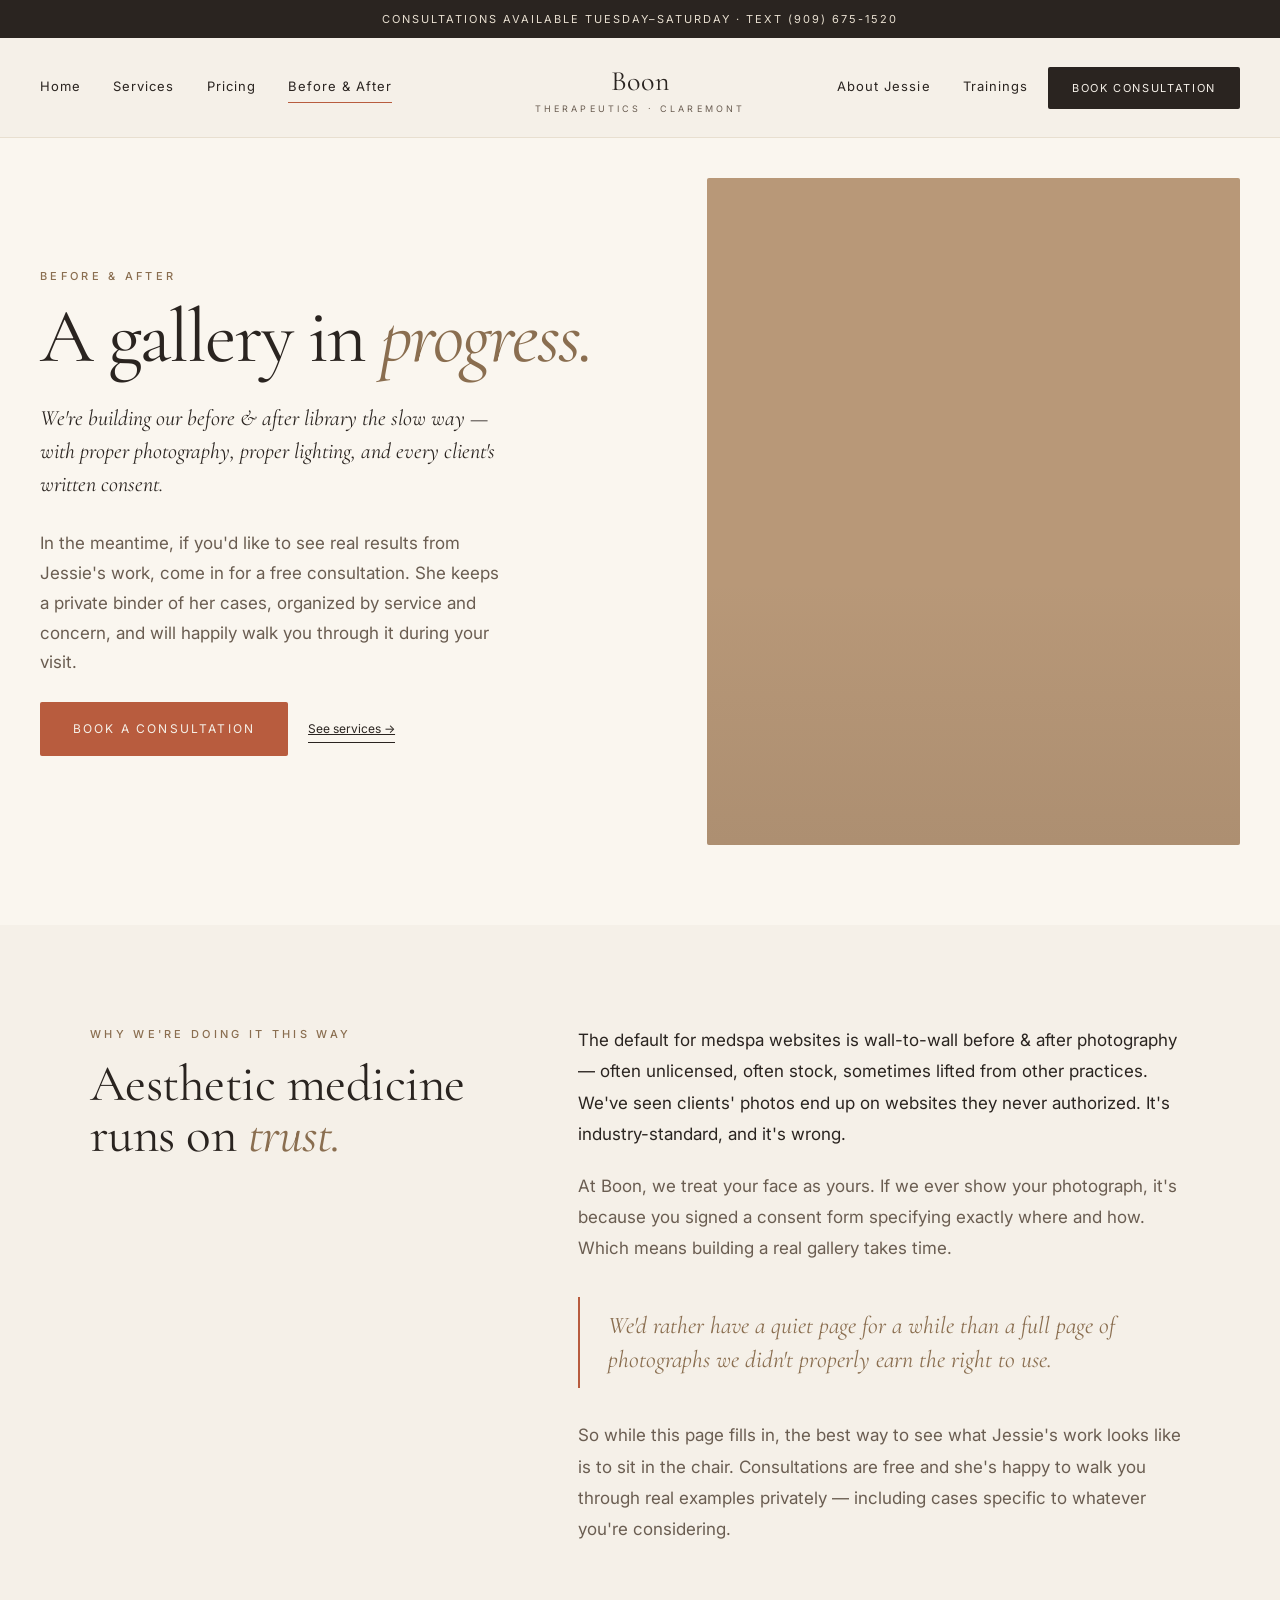
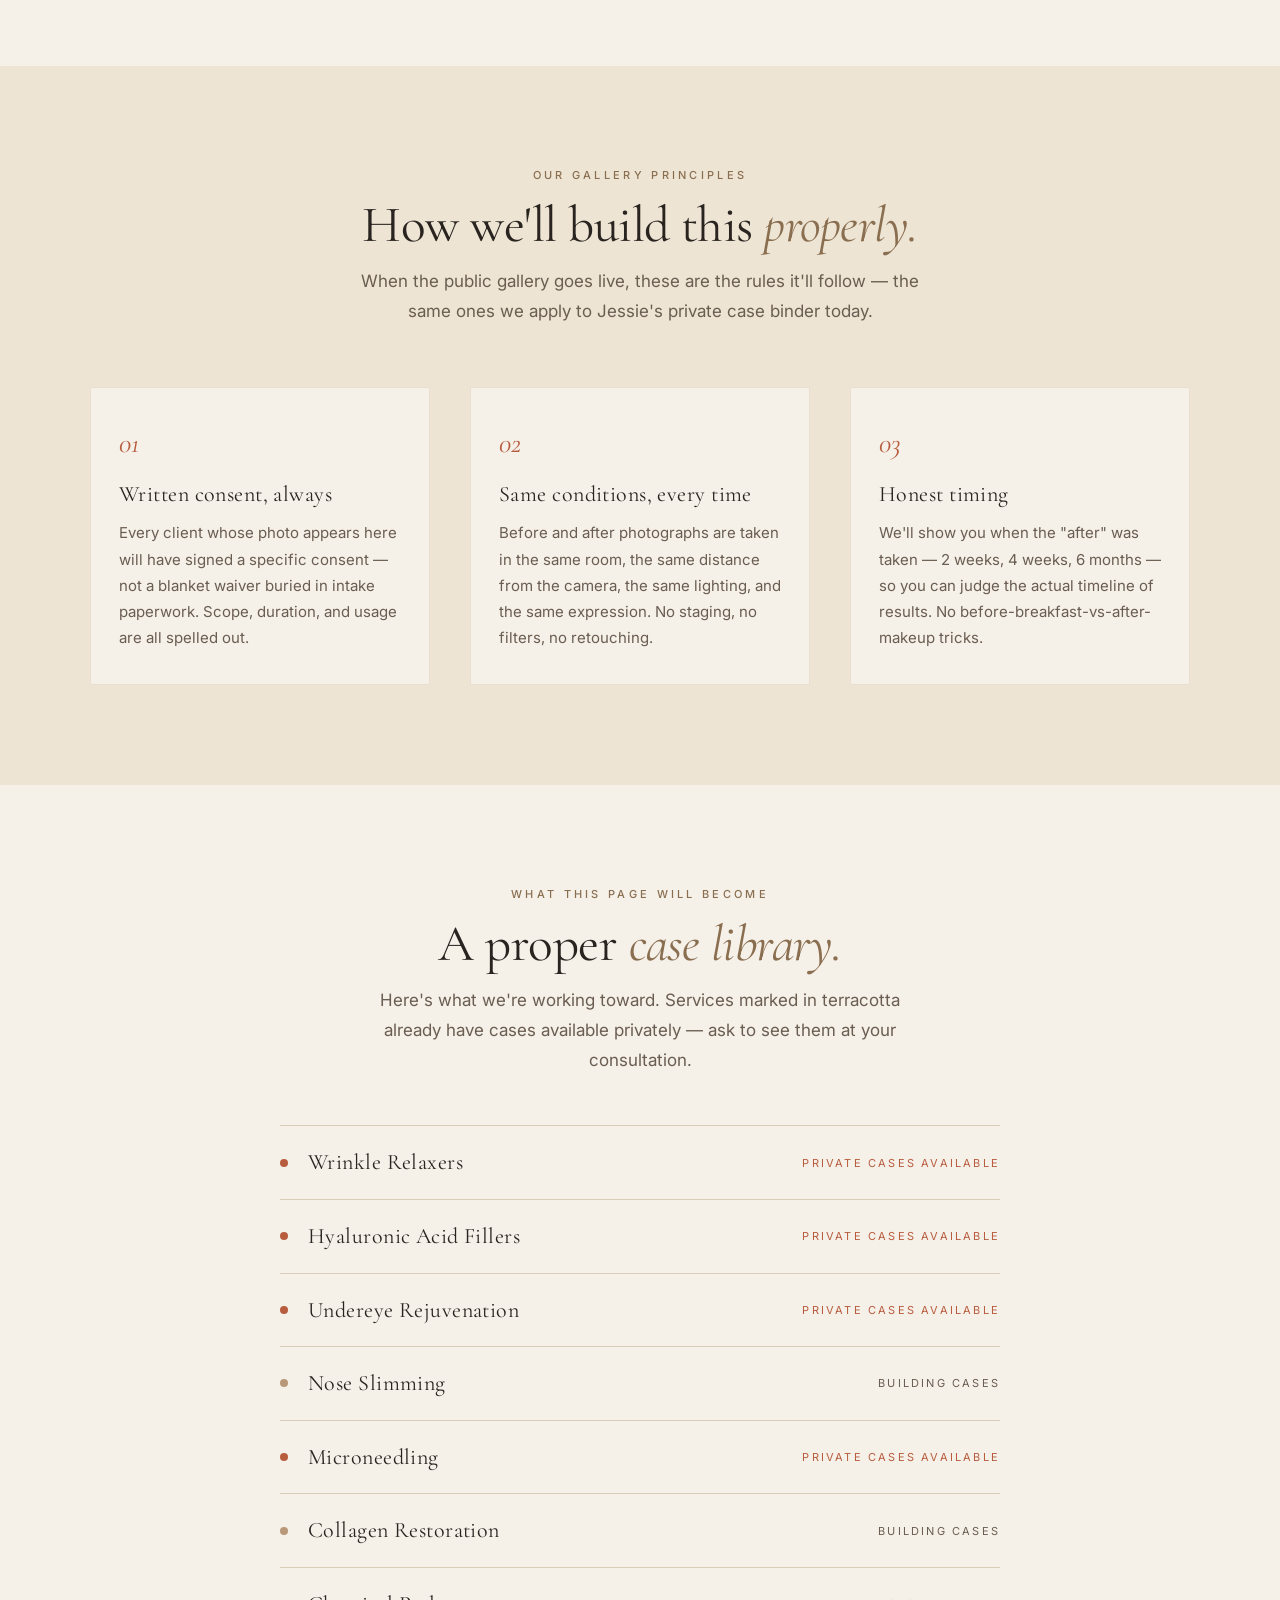
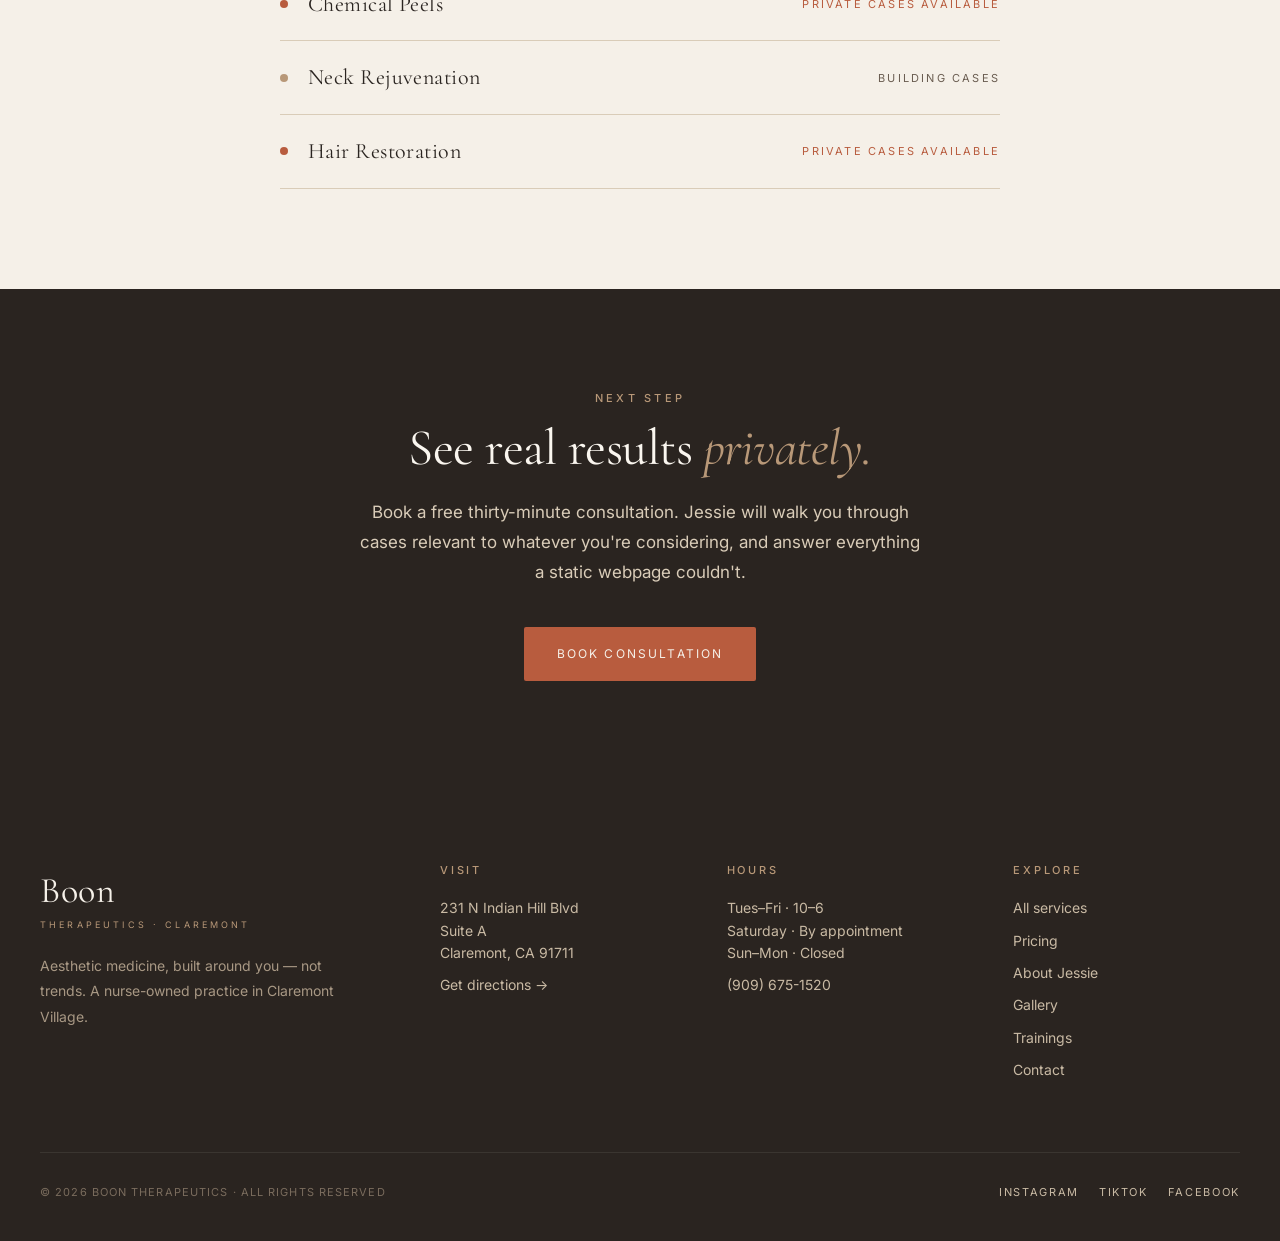
<file: gallery.html>
<!DOCTYPE html>
<html lang="en">
<head>
<meta charset="UTF-8">
<meta name="viewport" content="width=device-width, initial-scale=1.0">
<title>Before & After · Boon Therapeutics</title>
<meta name="description" content="Our before & after gallery is being built consentfully, client by client. In the meantime, book a consultation to see private examples.">
<link href="https://fonts.googleapis.com/css2?family=Cormorant+Garamond:ital,wght@0,400;0,500;1,400&family=Inter:wght@300;400;500&display=swap" rel="stylesheet">
<link rel="stylesheet" href="shared.css">
<style>
  .gal-hero {
    padding: 40px 40px 80px;
    background: var(--cream);
    min-height: 70vh;
    display: flex;
    align-items: center;
  }
  .gal-hero-grid {
    display: grid;
    grid-template-columns: 1.1fr 1fr;
    gap: 80px;
    align-items: center;
    max-width: 1300px;
    margin: 0 auto;
    width: 100%;
  }
  .gal-hero h1 {
    font-size: clamp(48px, 6vw, 84px);
    line-height: 0.95;
    margin-bottom: 28px;
  }
  .gal-hero h1 em { font-style: italic; color: var(--camel-dark); }
  .gal-hero .lead {
    font-family: 'Cormorant Garamond', serif;
    font-style: italic;
    font-size: 22px;
    line-height: 1.5;
    color: var(--ink);
    max-width: 480px;
    margin-bottom: 28px;
  }
  .gal-hero p {
    font-size: 17px;
    line-height: 1.75;
    color: var(--muted);
    max-width: 460px;
    margin-bottom: 24px;
  }
  .gal-hero-img {
    aspect-ratio: 4/5;
    border-radius: 2px;
  }
  .gal-hero-ctas { display: flex; gap: 20px; align-items: center; flex-wrap: wrap; margin-top: 16px; }

  .why-section {
    background: var(--bone);
    padding: 100px 40px;
  }
  .why-grid {
    display: grid;
    grid-template-columns: 1fr 1.5fr;
    gap: 80px;
    max-width: 1100px;
    margin: 0 auto;
  }
  .why-section .eyebrow { color: var(--camel-dark); }
  .why-section h2 { margin-bottom: 24px; }
  .why-section h2 em { font-style: italic; color: var(--camel-dark); }
  .why-right p {
    font-size: 17px;
    line-height: 1.85;
    margin-bottom: 20px;
    color: var(--ink);
  }
  .why-right p.muted { color: var(--muted); }
  .why-right .pull {
    font-family: 'Cormorant Garamond', serif;
    font-style: italic;
    font-size: 24px;
    line-height: 1.4;
    color: var(--camel-dark);
    border-left: 2px solid var(--terracotta);
    padding: 12px 0 12px 28px;
    margin: 32px 0;
  }

  .gal-principles {
    background: var(--ivory);
    padding: 100px 40px;
  }
  .principles-head {
    text-align: center;
    max-width: 580px;
    margin: 0 auto 60px;
  }
  .principles-head h2 em { font-style: italic; color: var(--camel-dark); }
  .principles-head p { margin-top: 16px; color: var(--muted); line-height: 1.75; font-size: 17px; }
  .principles-grid {
    display: grid;
    grid-template-columns: repeat(3, 1fr);
    gap: 40px;
    max-width: 1100px;
    margin: 0 auto;
  }
  .principle-card {
    padding: 32px 28px;
    background: var(--bone);
    border: 1px solid var(--border-light);
  }
  .principle-card .num {
    font-family: 'Cormorant Garamond', serif;
    font-style: italic;
    font-size: 28px;
    color: var(--terracotta);
    margin-bottom: 14px;
  }
  .principle-card h4 {
    font-family: 'Cormorant Garamond', serif;
    font-size: 22px;
    font-weight: 400;
    margin-bottom: 12px;
    color: var(--ink);
  }
  .principle-card p {
    font-size: 15px;
    line-height: 1.75;
    color: var(--muted);
  }

  .coming-section {
    background: var(--bone);
    padding: 100px 40px;
  }
  .coming-head {
    text-align: center;
    max-width: 580px;
    margin: 0 auto 50px;
  }
  .coming-head h2 em { font-style: italic; color: var(--camel-dark); }
  .coming-head p { margin-top: 16px; color: var(--muted); line-height: 1.75; font-size: 17px; }
  .coming-list {
    max-width: 720px;
    margin: 0 auto;
    border-top: 1px solid var(--border);
  }
  .coming-row {
    display: grid;
    grid-template-columns: auto 1fr auto;
    gap: 20px;
    padding: 22px 0;
    border-bottom: 1px solid var(--border);
    align-items: center;
  }
  .coming-row .dot {
    width: 8px;
    height: 8px;
    border-radius: 50%;
    background: var(--camel);
  }
  .coming-row.ready .dot { background: var(--terracotta); }
  .coming-row h4 {
    font-family: 'Cormorant Garamond', serif;
    font-size: 22px;
    font-weight: 400;
    color: var(--ink);
  }
  .coming-row .status {
    font-size: 11px;
    letter-spacing: 0.2em;
    color: var(--muted);
    text-transform: uppercase;
  }
  .coming-row.ready .status { color: var(--terracotta); }

  .gal-cta {
    background: var(--ink);
    color: var(--bone);
    text-align: center;
    padding: 100px 40px;
  }
  .gal-cta .eyebrow { color: var(--camel); }
  .gal-cta h2 { color: var(--cream); margin-bottom: 24px; }
  .gal-cta h2 em { color: var(--camel); font-style: italic; }
  .gal-cta p { color: var(--border); max-width: 560px; margin: 0 auto 40px; font-size: 17px; line-height: 1.75; }

  @media (max-width: 900px) {
    .gal-hero-grid, .why-grid { grid-template-columns: 1fr; gap: 40px; }
    .principles-grid { grid-template-columns: 1fr; }
    .coming-row { grid-template-columns: auto 1fr; }
    .coming-row .status { grid-column: 2; margin-top: 4px; }
  }
</style>
</head>
<body data-page="gallery">

<div id="site-header"></div>

<section class="gal-hero">
  <div class="gal-hero-grid">
    <div>
      <div class="eyebrow">Before & After</div>
      <h1>A gallery in <em>progress.</em></h1>
      <div class="lead">We're building our before & after library the slow way — with proper photography, proper lighting, and every client's written consent.</div>
      <p>In the meantime, if you'd like to see real results from Jessie's work, come in for a free consultation. She keeps a private binder of her cases, organized by service and concern, and will happily walk you through it during your visit.</p>
      <div class="gal-hero-ctas">
        <a href="contact.html" class="cta cta-primary">Book a Consultation</a>
        <a href="services.html" class="cta-ghost">See services →</a>
      </div>
    </div>
    <div class="gal-hero-img img-placeholder variant-3"></div>
  </div>
</section>

<section class="why-section">
  <div class="why-grid">
    <div>
      <div class="eyebrow">Why we're doing it this way</div>
      <h2>Aesthetic medicine runs on <em>trust.</em></h2>
    </div>
    <div class="why-right">
      <p>The default for medspa websites is wall-to-wall before & after photography — often unlicensed, often stock, sometimes lifted from other practices. We've seen clients' photos end up on websites they never authorized. It's industry-standard, and it's wrong.</p>
      <p class="muted">At Boon, we treat your face as yours. If we ever show your photograph, it's because you signed a consent form specifying exactly where and how. Which means building a real gallery takes time.</p>
      <div class="pull">We'd rather have a quiet page for a while than a full page of photographs we didn't properly earn the right to use.</div>
      <p class="muted">So while this page fills in, the best way to see what Jessie's work looks like is to sit in the chair. Consultations are free and she's happy to walk you through real examples privately — including cases specific to whatever you're considering.</p>
    </div>
  </div>
</section>

<section class="gal-principles">
  <div class="principles-head">
    <div class="eyebrow">Our gallery principles</div>
    <h2>How we'll build this <em>properly.</em></h2>
    <p>When the public gallery goes live, these are the rules it'll follow — the same ones we apply to Jessie's private case binder today.</p>
  </div>
  <div class="principles-grid">
    <div class="principle-card">
      <div class="num">01</div>
      <h4>Written consent, always</h4>
      <p>Every client whose photo appears here will have signed a specific consent — not a blanket waiver buried in intake paperwork. Scope, duration, and usage are all spelled out.</p>
    </div>
    <div class="principle-card">
      <div class="num">02</div>
      <h4>Same conditions, every time</h4>
      <p>Before and after photographs are taken in the same room, the same distance from the camera, the same lighting, and the same expression. No staging, no filters, no retouching.</p>
    </div>
    <div class="principle-card">
      <div class="num">03</div>
      <h4>Honest timing</h4>
      <p>We'll show you when the "after" was taken — 2 weeks, 4 weeks, 6 months — so you can judge the actual timeline of results. No before-breakfast-vs-after-makeup tricks.</p>
    </div>
  </div>
</section>

<section class="coming-section">
  <div class="coming-head">
    <div class="eyebrow">What this page will become</div>
    <h2>A proper <em>case library.</em></h2>
    <p>Here's what we're working toward. Services marked in terracotta already have cases available privately — ask to see them at your consultation.</p>
  </div>
  <div class="coming-list">
    <div class="coming-row ready">
      <span class="dot"></span>
      <h4>Wrinkle Relaxers</h4>
      <span class="status">Private cases available</span>
    </div>
    <div class="coming-row ready">
      <span class="dot"></span>
      <h4>Hyaluronic Acid Fillers</h4>
      <span class="status">Private cases available</span>
    </div>
    <div class="coming-row ready">
      <span class="dot"></span>
      <h4>Undereye Rejuvenation</h4>
      <span class="status">Private cases available</span>
    </div>
    <div class="coming-row">
      <span class="dot"></span>
      <h4>Nose Slimming</h4>
      <span class="status">Building cases</span>
    </div>
    <div class="coming-row ready">
      <span class="dot"></span>
      <h4>Microneedling</h4>
      <span class="status">Private cases available</span>
    </div>
    <div class="coming-row">
      <span class="dot"></span>
      <h4>Collagen Restoration</h4>
      <span class="status">Building cases</span>
    </div>
    <div class="coming-row ready">
      <span class="dot"></span>
      <h4>Chemical Peels</h4>
      <span class="status">Private cases available</span>
    </div>
    <div class="coming-row">
      <span class="dot"></span>
      <h4>Neck Rejuvenation</h4>
      <span class="status">Building cases</span>
    </div>
    <div class="coming-row ready">
      <span class="dot"></span>
      <h4>Hair Restoration</h4>
      <span class="status">Private cases available</span>
    </div>
  </div>
</section>

<section class="gal-cta">
  <div class="container-narrow">
    <div class="eyebrow">Next step</div>
    <h2>See real results <em>privately.</em></h2>
    <p>Book a free thirty-minute consultation. Jessie will walk you through cases relevant to whatever you're considering, and answer everything a static webpage couldn't.</p>
    <a href="contact.html" class="cta cta-primary">Book Consultation</a>
  </div>
</section>

<div id="site-footer"></div>
<script src="shared.js"></script>
</body>
</html>
</file>
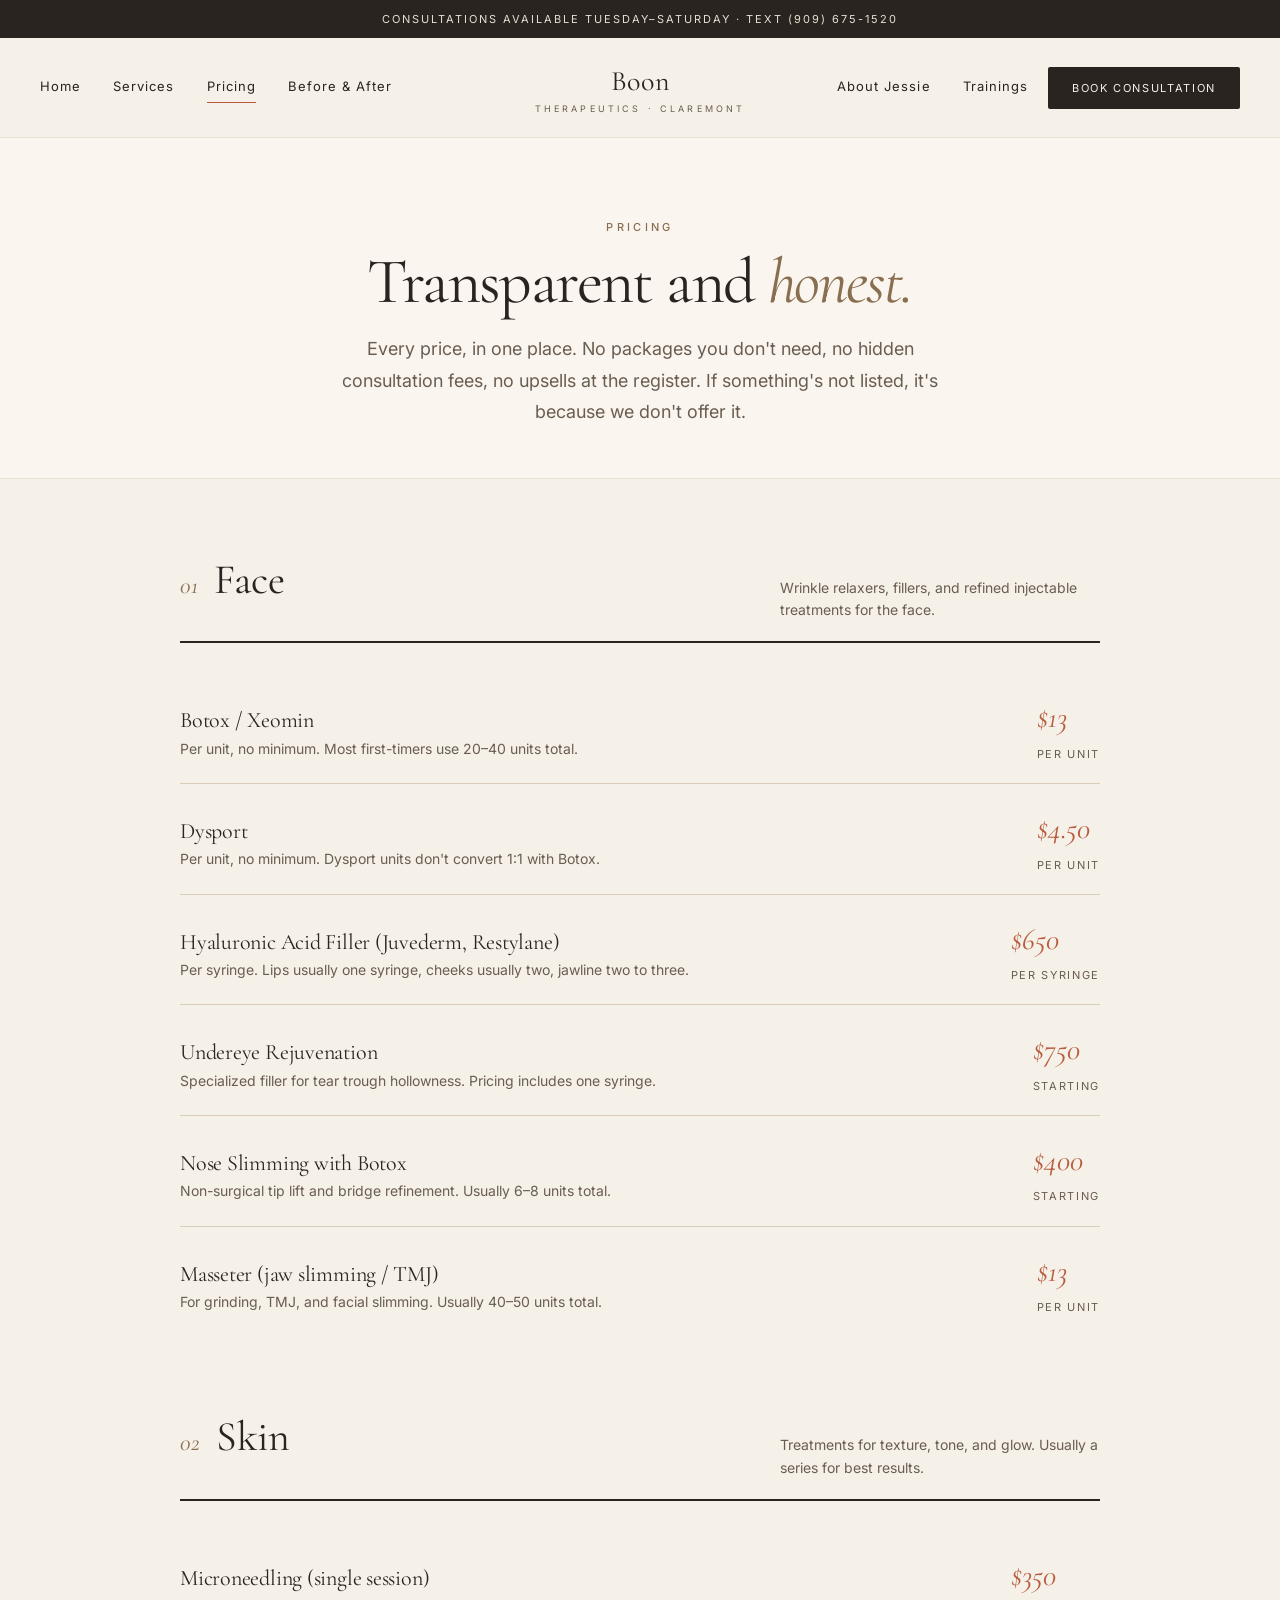
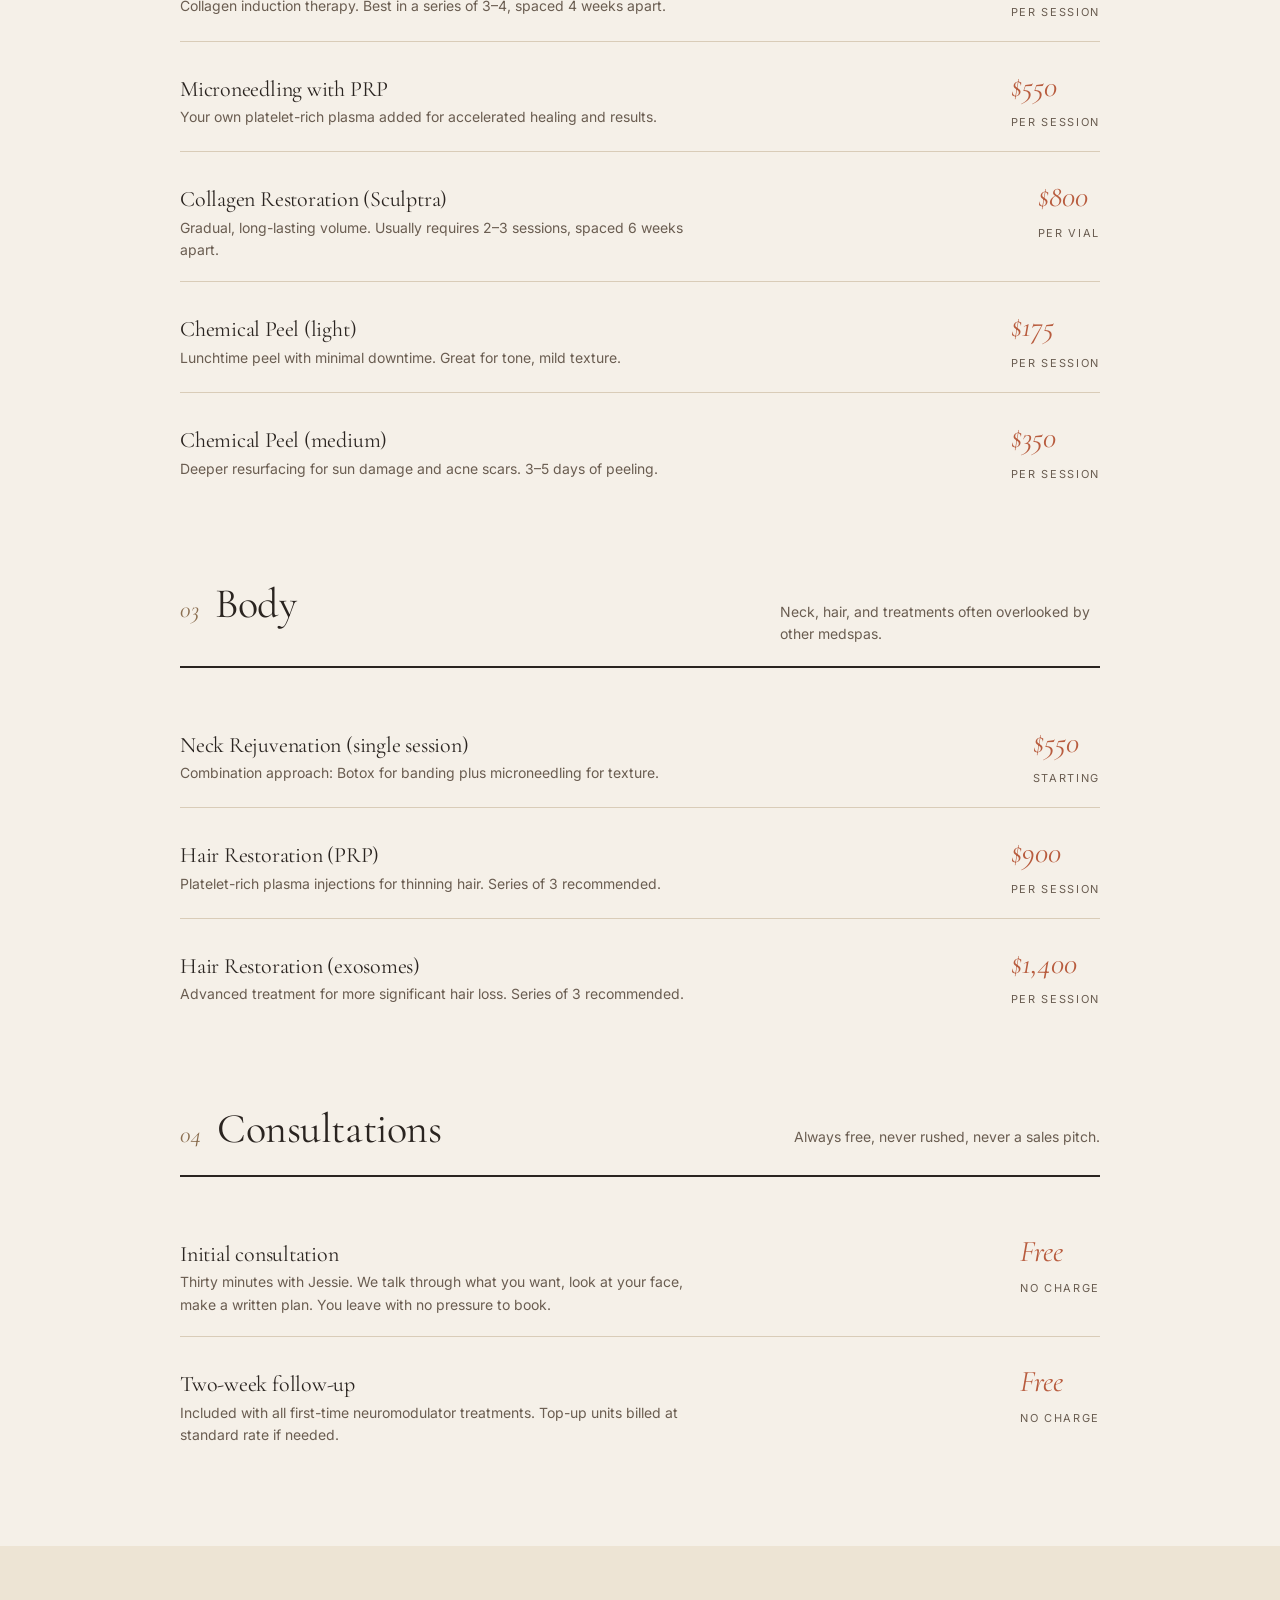
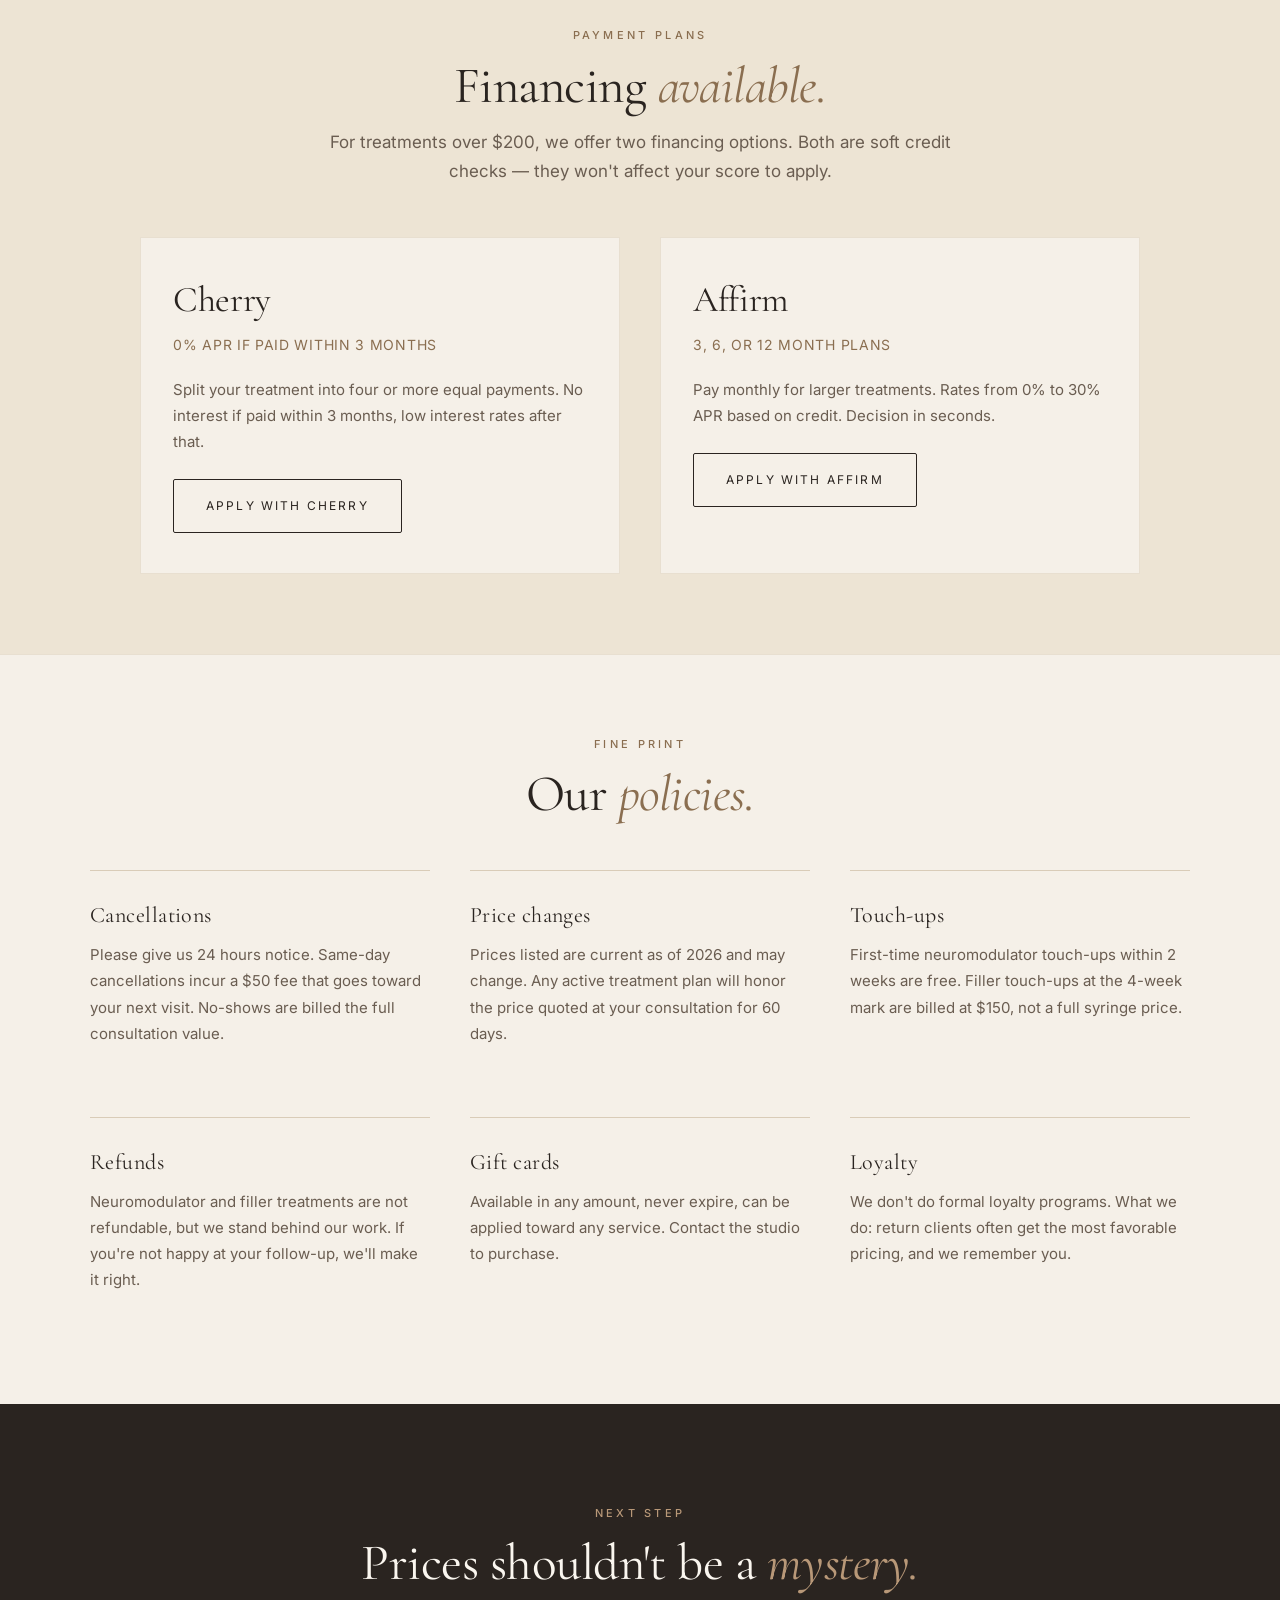
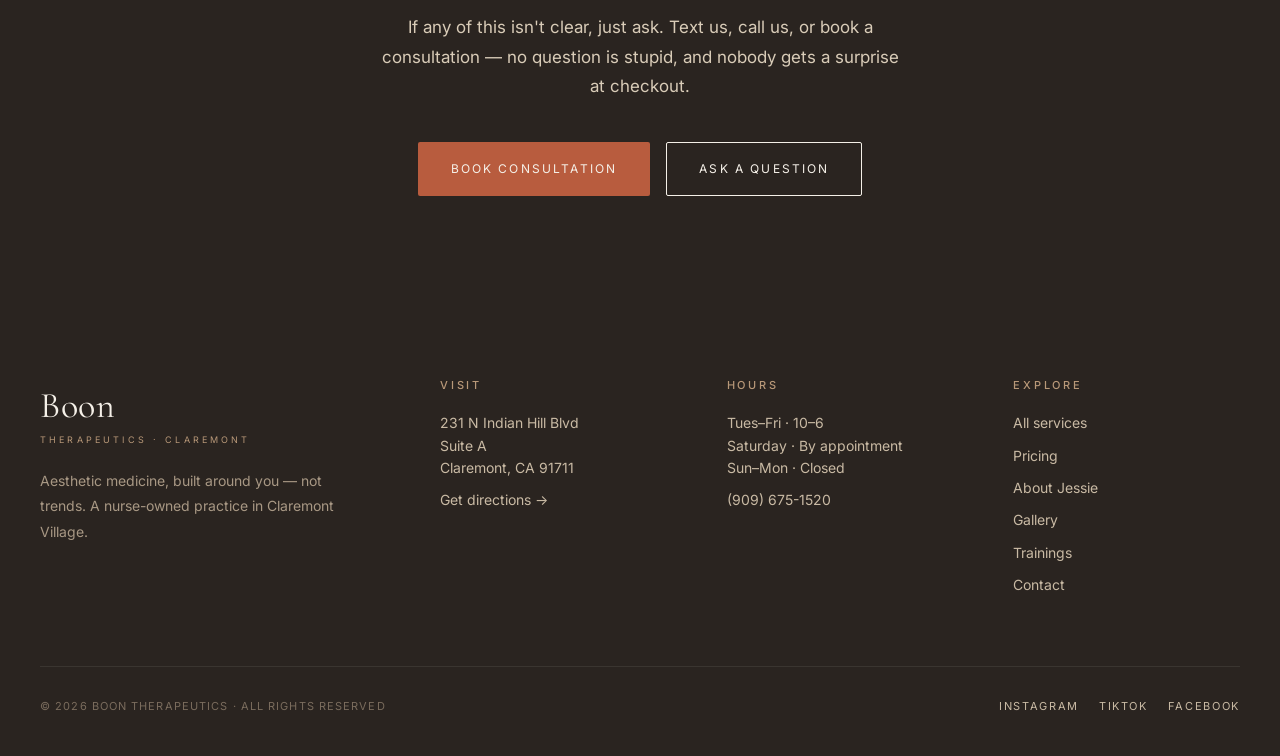
<file: pricing.html>
<!DOCTYPE html>
<html lang="en">
<head>
<meta charset="UTF-8">
<meta name="viewport" content="width=device-width, initial-scale=1.0">
<title>Pricing · Boon Therapeutics</title>
<meta name="description" content="Transparent pricing for all services at Boon Therapeutics. Cherry and Affirm financing available.">
<link href="https://fonts.googleapis.com/css2?family=Cormorant+Garamond:ital,wght@0,400;0,500;1,400&family=Inter:wght@300;400;500&display=swap" rel="stylesheet">
<link rel="stylesheet" href="shared.css">
<style>
  .pricing-intro {
    background: var(--cream);
    padding: 80px 40px 50px;
    text-align: center;
    border-bottom: 1px solid var(--border-light);
  }
  .pricing-intro h1 {
    font-size: clamp(44px, 5vw, 72px);
    margin-bottom: 20px;
  }
  .pricing-intro h1 em { font-style: italic; color: var(--camel-dark); }
  .pricing-intro .lead {
    font-size: 18px;
    color: var(--muted);
    max-width: 620px;
    margin: 0 auto;
    line-height: 1.75;
  }

  .pricing-section {
    background: var(--bone);
    padding: 80px 40px;
  }
  .pricing-group {
    max-width: 920px;
    margin: 0 auto 80px;
  }
  .pricing-group:last-child { margin-bottom: 0; }
  .pricing-group-head {
    display: flex;
    align-items: baseline;
    gap: 16px;
    margin-bottom: 30px;
    padding-bottom: 20px;
    border-bottom: 2px solid var(--ink);
  }
  .pricing-group-head .num {
    font-family: 'Cormorant Garamond', serif;
    font-style: italic;
    font-size: 24px;
    color: var(--camel-dark);
  }
  .pricing-group-head h2 {
    font-family: 'Cormorant Garamond', serif;
    font-size: 42px;
    line-height: 1;
    font-weight: 400;
    color: var(--ink);
  }
  .pricing-group-head .desc {
    margin-left: auto;
    font-size: 14px;
    color: var(--muted);
    max-width: 320px;
    line-height: 1.6;
  }

  .price-row {
    display: grid;
    grid-template-columns: 1fr auto;
    gap: 30px;
    padding: 20px 0;
    border-bottom: 1px solid var(--border);
    align-items: baseline;
  }
  .price-row:last-child { border-bottom: none; }
  .price-row h3 {
    font-family: 'Cormorant Garamond', serif;
    font-size: 22px;
    font-weight: 400;
    color: var(--ink);
    margin-bottom: 4px;
  }
  .price-row p {
    font-size: 14px;
    color: var(--muted);
    line-height: 1.6;
    max-width: 540px;
  }
  .price-row .amt {
    font-family: 'Cormorant Garamond', serif;
    font-size: 30px;
    color: var(--terracotta);
    font-style: italic;
    white-space: nowrap;
  }
  .price-row .amt-sub {
    display: block;
    font-family: 'Inter', sans-serif;
    font-size: 11px;
    letter-spacing: 0.15em;
    color: var(--muted);
    text-transform: uppercase;
    font-style: normal;
    margin-top: 2px;
    text-align: right;
  }

  /* Financing block */
  .financing {
    background: var(--ivory);
    padding: 80px 40px;
  }
  .financing-head { text-align: center; max-width: 640px; margin: 0 auto 50px; }
  .financing-head h2 em { font-style: italic; color: var(--camel-dark); }
  .financing-head p { color: var(--muted); margin-top: 16px; font-size: 17px; line-height: 1.75; }
  .financing-grid {
    display: grid;
    grid-template-columns: 1fr 1fr;
    gap: 40px;
    max-width: 1000px;
    margin: 0 auto;
  }
  .financing-card {
    padding: 40px 32px;
    background: var(--bone);
    border: 1px solid var(--border-light);
  }
  .financing-card h3 {
    font-family: 'Cormorant Garamond', serif;
    font-size: 36px;
    font-weight: 400;
    margin-bottom: 12px;
    color: var(--ink);
  }
  .financing-card .detail {
    font-size: 14px;
    letter-spacing: 0.05em;
    color: var(--camel-dark);
    text-transform: uppercase;
    margin-bottom: 20px;
  }
  .financing-card p {
    font-size: 15px;
    line-height: 1.75;
    color: var(--muted);
    margin-bottom: 24px;
  }

  /* Policies */
  .policies {
    background: var(--bone);
    padding: 80px 40px;
    border-top: 1px solid var(--border-light);
  }
  .policies-head {
    text-align: center;
    max-width: 560px;
    margin: 0 auto 50px;
  }
  .policies-head h2 em { font-style: italic; color: var(--camel-dark); }
  .policies-grid {
    display: grid;
    grid-template-columns: repeat(3, 1fr);
    gap: 40px;
    max-width: 1100px;
    margin: 0 auto;
  }
  .policy {
    padding: 30px 0;
    border-top: 1px solid var(--border);
  }
  .policy h4 {
    font-family: 'Cormorant Garamond', serif;
    font-size: 22px;
    font-weight: 400;
    margin-bottom: 12px;
    color: var(--ink);
  }
  .policy p {
    font-size: 15px;
    line-height: 1.75;
    color: var(--muted);
  }

  /* CTA */
  .pricing-cta {
    background: var(--ink);
    color: var(--bone);
    text-align: center;
    padding: 100px 40px;
  }
  .pricing-cta .eyebrow { color: var(--camel); }
  .pricing-cta h2 { color: var(--cream); margin-bottom: 24px; }
  .pricing-cta h2 em { color: var(--camel); font-style: italic; }
  .pricing-cta p { color: var(--border); max-width: 520px; margin: 0 auto 40px; font-size: 17px; line-height: 1.75; }

  @media (max-width: 900px) {
    .pricing-group-head { flex-wrap: wrap; }
    .pricing-group-head .desc { margin-left: 0; margin-top: 8px; }
    .price-row { grid-template-columns: 1fr; }
    .price-row .amt { margin-top: 8px; }
    .price-row .amt-sub { text-align: left; }
    .financing-grid { grid-template-columns: 1fr; }
    .policies-grid { grid-template-columns: 1fr; }
  }
</style>
</head>
<body data-page="pricing">

<div id="site-header"></div>

<div class="pricing-intro">
  <div class="eyebrow">Pricing</div>
  <h1>Transparent and <em>honest.</em></h1>
  <p class="lead">Every price, in one place. No packages you don't need, no hidden consultation fees, no upsells at the register. If something's not listed, it's because we don't offer it.</p>
</div>

<section class="pricing-section">

  <!-- FACE -->
  <div class="pricing-group">
    <div class="pricing-group-head">
      <span class="num">01</span>
      <h2>Face</h2>
      <span class="desc">Wrinkle relaxers, fillers, and refined injectable treatments for the face.</span>
    </div>
    <div class="price-row">
      <div>
        <h3>Botox / Xeomin</h3>
        <p>Per unit, no minimum. Most first-timers use 20–40 units total.</p>
      </div>
      <div class="amt">$13<span class="amt-sub">Per unit</span></div>
    </div>
    <div class="price-row">
      <div>
        <h3>Dysport</h3>
        <p>Per unit, no minimum. Dysport units don't convert 1:1 with Botox.</p>
      </div>
      <div class="amt">$4.50<span class="amt-sub">Per unit</span></div>
    </div>
    <div class="price-row">
      <div>
        <h3>Hyaluronic Acid Filler (Juvederm, Restylane)</h3>
        <p>Per syringe. Lips usually one syringe, cheeks usually two, jawline two to three.</p>
      </div>
      <div class="amt">$650<span class="amt-sub">Per syringe</span></div>
    </div>
    <div class="price-row">
      <div>
        <h3>Undereye Rejuvenation</h3>
        <p>Specialized filler for tear trough hollowness. Pricing includes one syringe.</p>
      </div>
      <div class="amt">$750<span class="amt-sub">Starting</span></div>
    </div>
    <div class="price-row">
      <div>
        <h3>Nose Slimming with Botox</h3>
        <p>Non-surgical tip lift and bridge refinement. Usually 6–8 units total.</p>
      </div>
      <div class="amt">$400<span class="amt-sub">Starting</span></div>
    </div>
    <div class="price-row">
      <div>
        <h3>Masseter (jaw slimming / TMJ)</h3>
        <p>For grinding, TMJ, and facial slimming. Usually 40–50 units total.</p>
      </div>
      <div class="amt">$13<span class="amt-sub">Per unit</span></div>
    </div>
  </div>

  <!-- SKIN -->
  <div class="pricing-group">
    <div class="pricing-group-head">
      <span class="num">02</span>
      <h2>Skin</h2>
      <span class="desc">Treatments for texture, tone, and glow. Usually a series for best results.</span>
    </div>
    <div class="price-row">
      <div>
        <h3>Microneedling (single session)</h3>
        <p>Collagen induction therapy. Best in a series of 3–4, spaced 4 weeks apart.</p>
      </div>
      <div class="amt">$350<span class="amt-sub">Per session</span></div>
    </div>
    <div class="price-row">
      <div>
        <h3>Microneedling with PRP</h3>
        <p>Your own platelet-rich plasma added for accelerated healing and results.</p>
      </div>
      <div class="amt">$550<span class="amt-sub">Per session</span></div>
    </div>
    <div class="price-row">
      <div>
        <h3>Collagen Restoration (Sculptra)</h3>
        <p>Gradual, long-lasting volume. Usually requires 2–3 sessions, spaced 6 weeks apart.</p>
      </div>
      <div class="amt">$800<span class="amt-sub">Per vial</span></div>
    </div>
    <div class="price-row">
      <div>
        <h3>Chemical Peel (light)</h3>
        <p>Lunchtime peel with minimal downtime. Great for tone, mild texture.</p>
      </div>
      <div class="amt">$175<span class="amt-sub">Per session</span></div>
    </div>
    <div class="price-row">
      <div>
        <h3>Chemical Peel (medium)</h3>
        <p>Deeper resurfacing for sun damage and acne scars. 3–5 days of peeling.</p>
      </div>
      <div class="amt">$350<span class="amt-sub">Per session</span></div>
    </div>
  </div>

  <!-- BODY -->
  <div class="pricing-group">
    <div class="pricing-group-head">
      <span class="num">03</span>
      <h2>Body</h2>
      <span class="desc">Neck, hair, and treatments often overlooked by other medspas.</span>
    </div>
    <div class="price-row">
      <div>
        <h3>Neck Rejuvenation (single session)</h3>
        <p>Combination approach: Botox for banding plus microneedling for texture.</p>
      </div>
      <div class="amt">$550<span class="amt-sub">Starting</span></div>
    </div>
    <div class="price-row">
      <div>
        <h3>Hair Restoration (PRP)</h3>
        <p>Platelet-rich plasma injections for thinning hair. Series of 3 recommended.</p>
      </div>
      <div class="amt">$900<span class="amt-sub">Per session</span></div>
    </div>
    <div class="price-row">
      <div>
        <h3>Hair Restoration (exosomes)</h3>
        <p>Advanced treatment for more significant hair loss. Series of 3 recommended.</p>
      </div>
      <div class="amt">$1,400<span class="amt-sub">Per session</span></div>
    </div>
  </div>

  <!-- CONSULTS -->
  <div class="pricing-group">
    <div class="pricing-group-head">
      <span class="num">04</span>
      <h2>Consultations</h2>
      <span class="desc">Always free, never rushed, never a sales pitch.</span>
    </div>
    <div class="price-row">
      <div>
        <h3>Initial consultation</h3>
        <p>Thirty minutes with Jessie. We talk through what you want, look at your face, make a written plan. You leave with no pressure to book.</p>
      </div>
      <div class="amt">Free<span class="amt-sub">No charge</span></div>
    </div>
    <div class="price-row">
      <div>
        <h3>Two-week follow-up</h3>
        <p>Included with all first-time neuromodulator treatments. Top-up units billed at standard rate if needed.</p>
      </div>
      <div class="amt">Free<span class="amt-sub">No charge</span></div>
    </div>
  </div>

</section>

<!-- FINANCING -->
<section class="financing">
  <div class="financing-head">
    <div class="eyebrow">Payment plans</div>
    <h2>Financing <em>available.</em></h2>
    <p>For treatments over $200, we offer two financing options. Both are soft credit checks — they won't affect your score to apply.</p>
  </div>
  <div class="financing-grid">
    <div class="financing-card">
      <h3>Cherry</h3>
      <div class="detail">0% APR if paid within 3 months</div>
      <p>Split your treatment into four or more equal payments. No interest if paid within 3 months, low interest rates after that.</p>
      <a href="https://withcherry.com" target="_blank" rel="noopener" class="cta cta-outline">Apply with Cherry</a>
    </div>
    <div class="financing-card">
      <h3>Affirm</h3>
      <div class="detail">3, 6, or 12 month plans</div>
      <p>Pay monthly for larger treatments. Rates from 0% to 30% APR based on credit. Decision in seconds.</p>
      <a href="https://www.affirm.com" target="_blank" rel="noopener" class="cta cta-outline">Apply with Affirm</a>
    </div>
  </div>
</section>

<!-- POLICIES -->
<section class="policies">
  <div class="policies-head">
    <div class="eyebrow">Fine print</div>
    <h2>Our <em>policies.</em></h2>
  </div>
  <div class="policies-grid">
    <div class="policy">
      <h4>Cancellations</h4>
      <p>Please give us 24 hours notice. Same-day cancellations incur a $50 fee that goes toward your next visit. No-shows are billed the full consultation value.</p>
    </div>
    <div class="policy">
      <h4>Price changes</h4>
      <p>Prices listed are current as of 2026 and may change. Any active treatment plan will honor the price quoted at your consultation for 60 days.</p>
    </div>
    <div class="policy">
      <h4>Touch-ups</h4>
      <p>First-time neuromodulator touch-ups within 2 weeks are free. Filler touch-ups at the 4-week mark are billed at $150, not a full syringe price.</p>
    </div>
    <div class="policy">
      <h4>Refunds</h4>
      <p>Neuromodulator and filler treatments are not refundable, but we stand behind our work. If you're not happy at your follow-up, we'll make it right.</p>
    </div>
    <div class="policy">
      <h4>Gift cards</h4>
      <p>Available in any amount, never expire, can be applied toward any service. Contact the studio to purchase.</p>
    </div>
    <div class="policy">
      <h4>Loyalty</h4>
      <p>We don't do formal loyalty programs. What we do: return clients often get the most favorable pricing, and we remember you.</p>
    </div>
  </div>
</section>

<!-- CTA -->
<section class="pricing-cta">
  <div class="container-narrow">
    <div class="eyebrow">Next step</div>
    <h2>Prices shouldn't be a <em>mystery.</em></h2>
    <p>If any of this isn't clear, just ask. Text us, call us, or book a consultation — no question is stupid, and nobody gets a surprise at checkout.</p>
    <div style="display: flex; gap: 16px; justify-content: center; flex-wrap: wrap;">
      <a href="#" class="cta cta-primary">Book Consultation</a>
      <a href="contact.html" class="cta cta-outline" style="color: var(--bone); border-color: var(--bone);">Ask a question</a>
    </div>
  </div>
</section>

<div id="site-footer"></div>
<script src="shared.js"></script>
</body>
</html>
</file>
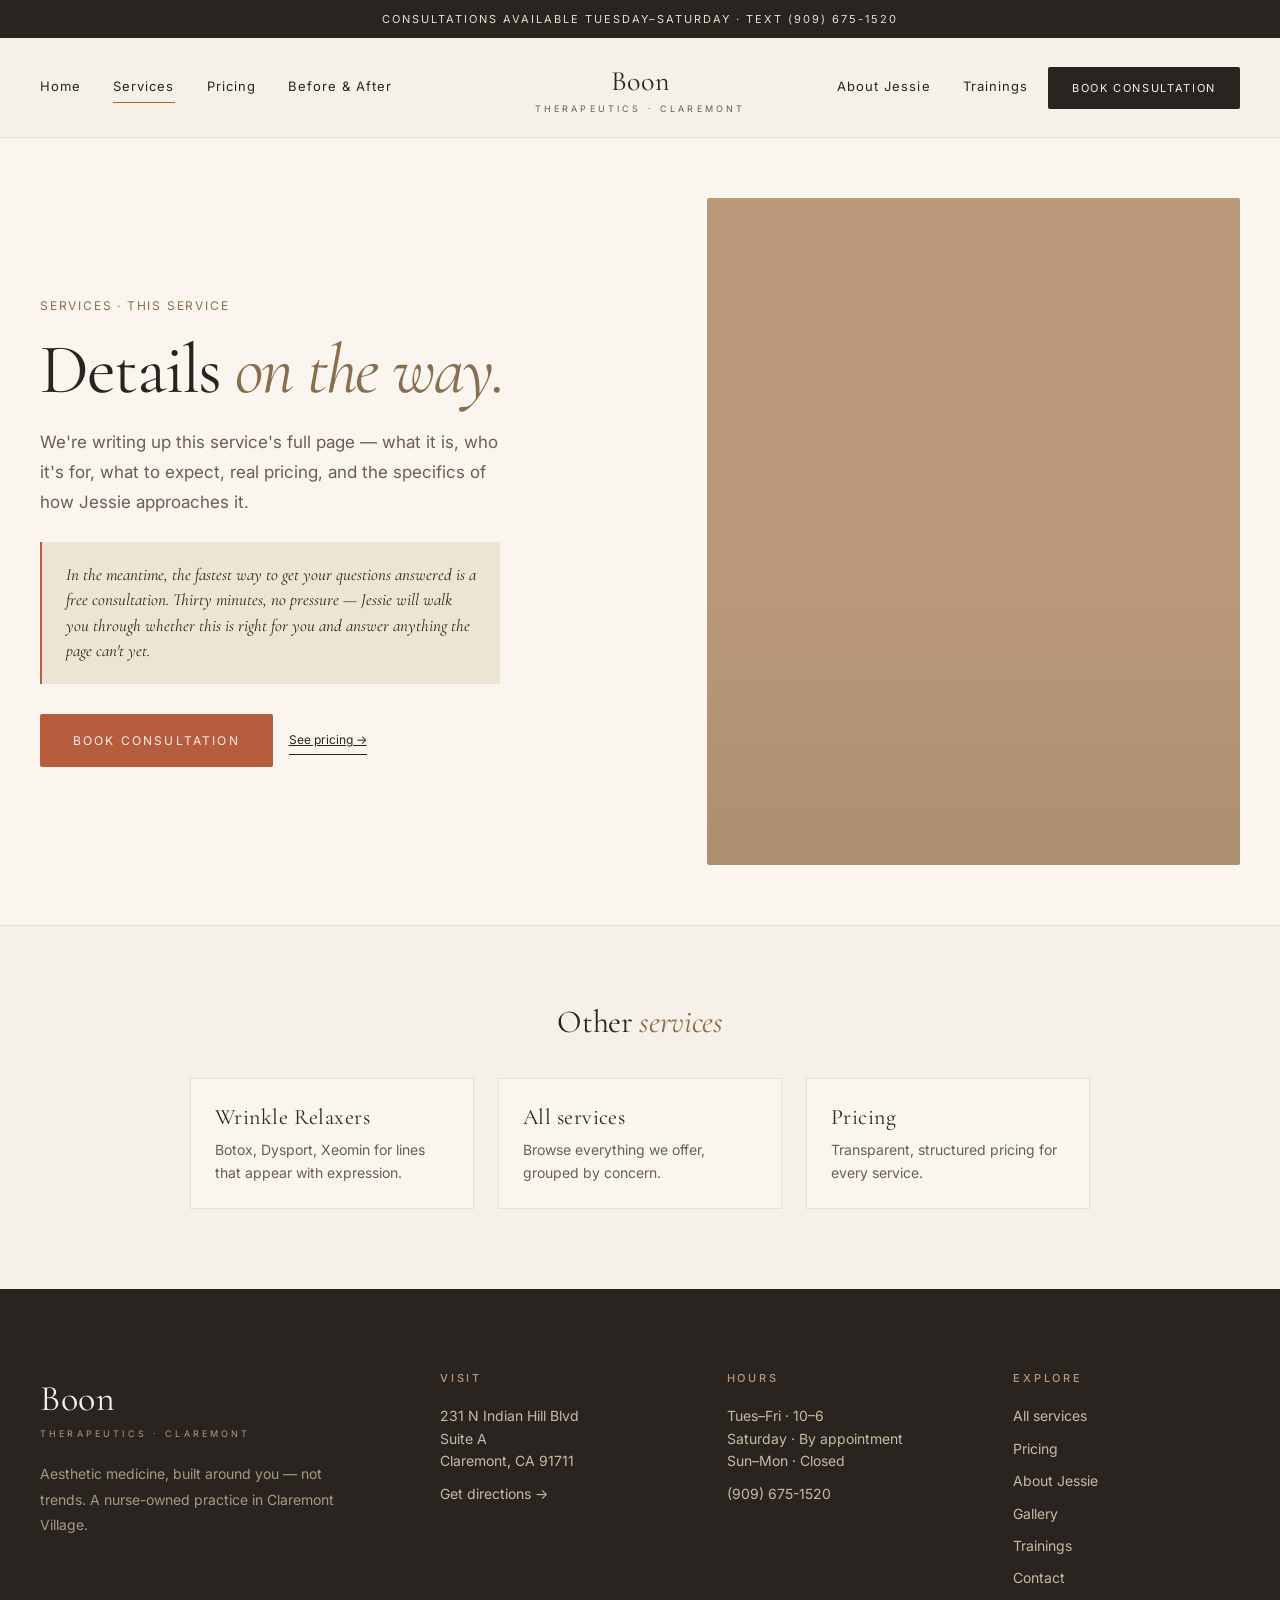
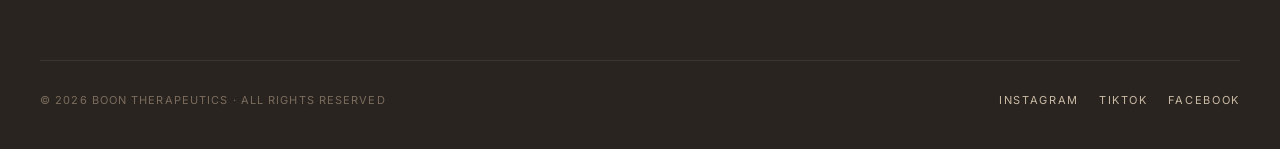
<file: service-stub.html>
<!DOCTYPE html>
<html lang="en">
<head>
<meta charset="UTF-8">
<meta name="viewport" content="width=device-width, initial-scale=1.0">
<title>Service Details · Boon Therapeutics</title>
<meta name="description" content="Detailed information about this service is coming soon.">
<link href="https://fonts.googleapis.com/css2?family=Cormorant+Garamond:ital,wght@0,400;0,500;1,400&family=Inter:wght@300;400;500&display=swap" rel="stylesheet">
<link rel="stylesheet" href="shared.css">
<style>
  .stub-hero {
    min-height: 70vh;
    display: flex;
    align-items: center;
    padding: 60px 40px;
    background: var(--cream);
  }
  .stub-grid {
    display: grid;
    grid-template-columns: 1.1fr 1fr;
    gap: 80px;
    align-items: center;
    max-width: 1200px;
    margin: 0 auto;
    width: 100%;
  }
  .breadcrumb {
    font-size: 12px;
    letter-spacing: 0.15em;
    text-transform: uppercase;
    color: var(--camel-dark);
    margin-bottom: 20px;
  }
  .breadcrumb a { color: var(--camel-dark); text-decoration: none; }
  .breadcrumb a:hover { color: var(--terracotta); }
  .stub-hero h1 {
    font-size: clamp(44px, 5.5vw, 72px);
    line-height: 0.98;
    margin-bottom: 24px;
  }
  .stub-hero h1 em { font-style: italic; color: var(--camel-dark); }
  .stub-hero p {
    font-size: 17px;
    line-height: 1.75;
    color: var(--muted);
    max-width: 460px;
    margin-bottom: 24px;
  }
  .stub-hero .note {
    padding: 20px 24px;
    background: var(--ivory);
    border-left: 2px solid var(--terracotta);
    font-family: 'Cormorant Garamond', serif;
    font-style: italic;
    font-size: 17px;
    color: var(--ink);
    max-width: 460px;
    margin-bottom: 30px;
    line-height: 1.5;
  }
  .stub-ctas { display: flex; gap: 16px; align-items: center; flex-wrap: wrap; }
  .stub-img { aspect-ratio: 4/5; border-radius: 2px; }

  .related {
    background: var(--bone);
    padding: 80px 40px;
    border-top: 1px solid var(--border-light);
  }
  .related h2 {
    font-size: 32px;
    text-align: center;
    margin-bottom: 40px;
  }
  .related h2 em { font-style: italic; color: var(--camel-dark); }
  .related-grid {
    display: grid;
    grid-template-columns: repeat(3, 1fr);
    gap: 24px;
    max-width: 900px;
    margin: 0 auto;
  }
  .related-card {
    text-decoration: none;
    color: inherit;
    padding: 24px;
    background: var(--cream);
    border: 1px solid var(--border-light);
    transition: all 0.2s;
  }
  .related-card:hover {
    background: var(--ivory);
    border-color: var(--camel);
  }
  .related-card h4 {
    font-family: 'Cormorant Garamond', serif;
    font-size: 22px;
    font-weight: 400;
    color: var(--ink);
    margin-bottom: 8px;
  }
  .related-card p {
    font-size: 14px;
    color: var(--muted);
    line-height: 1.6;
  }

  @media (max-width: 900px) {
    .stub-grid { grid-template-columns: 1fr; gap: 40px; }
    .related-grid { grid-template-columns: 1fr; }
  }
</style>
</head>
<body data-page="service">

<div id="site-header"></div>

<section class="stub-hero">
  <div class="stub-grid">
    <div>
      <div class="breadcrumb"><a href="services.html">Services</a> · This service</div>
      <h1>Details <em>on the way.</em></h1>
      <p>We're writing up this service's full page — what it is, who it's for, what to expect, real pricing, and the specifics of how Jessie approaches it.</p>
      <div class="note">
        In the meantime, the fastest way to get your questions answered is a free consultation. Thirty minutes, no pressure — Jessie will walk you through whether this is right for you and answer anything the page can't yet.
      </div>
      <div class="stub-ctas">
        <a href="contact.html" class="cta cta-primary">Book Consultation</a>
        <a href="pricing.html" class="cta-ghost">See pricing →</a>
      </div>
    </div>
    <div class="stub-img img-placeholder variant-2"></div>
  </div>
</section>

<section class="related">
  <h2>Other <em>services</em></h2>
  <div class="related-grid">
    <a href="service-wrinkle-relaxers.html" class="related-card">
      <h4>Wrinkle Relaxers</h4>
      <p>Botox, Dysport, Xeomin for lines that appear with expression.</p>
    </a>
    <a href="services.html" class="related-card">
      <h4>All services</h4>
      <p>Browse everything we offer, grouped by concern.</p>
    </a>
    <a href="pricing.html" class="related-card">
      <h4>Pricing</h4>
      <p>Transparent, structured pricing for every service.</p>
    </a>
  </div>
</section>

<div id="site-footer"></div>
<script src="shared.js"></script>
</body>
</html>
</file>
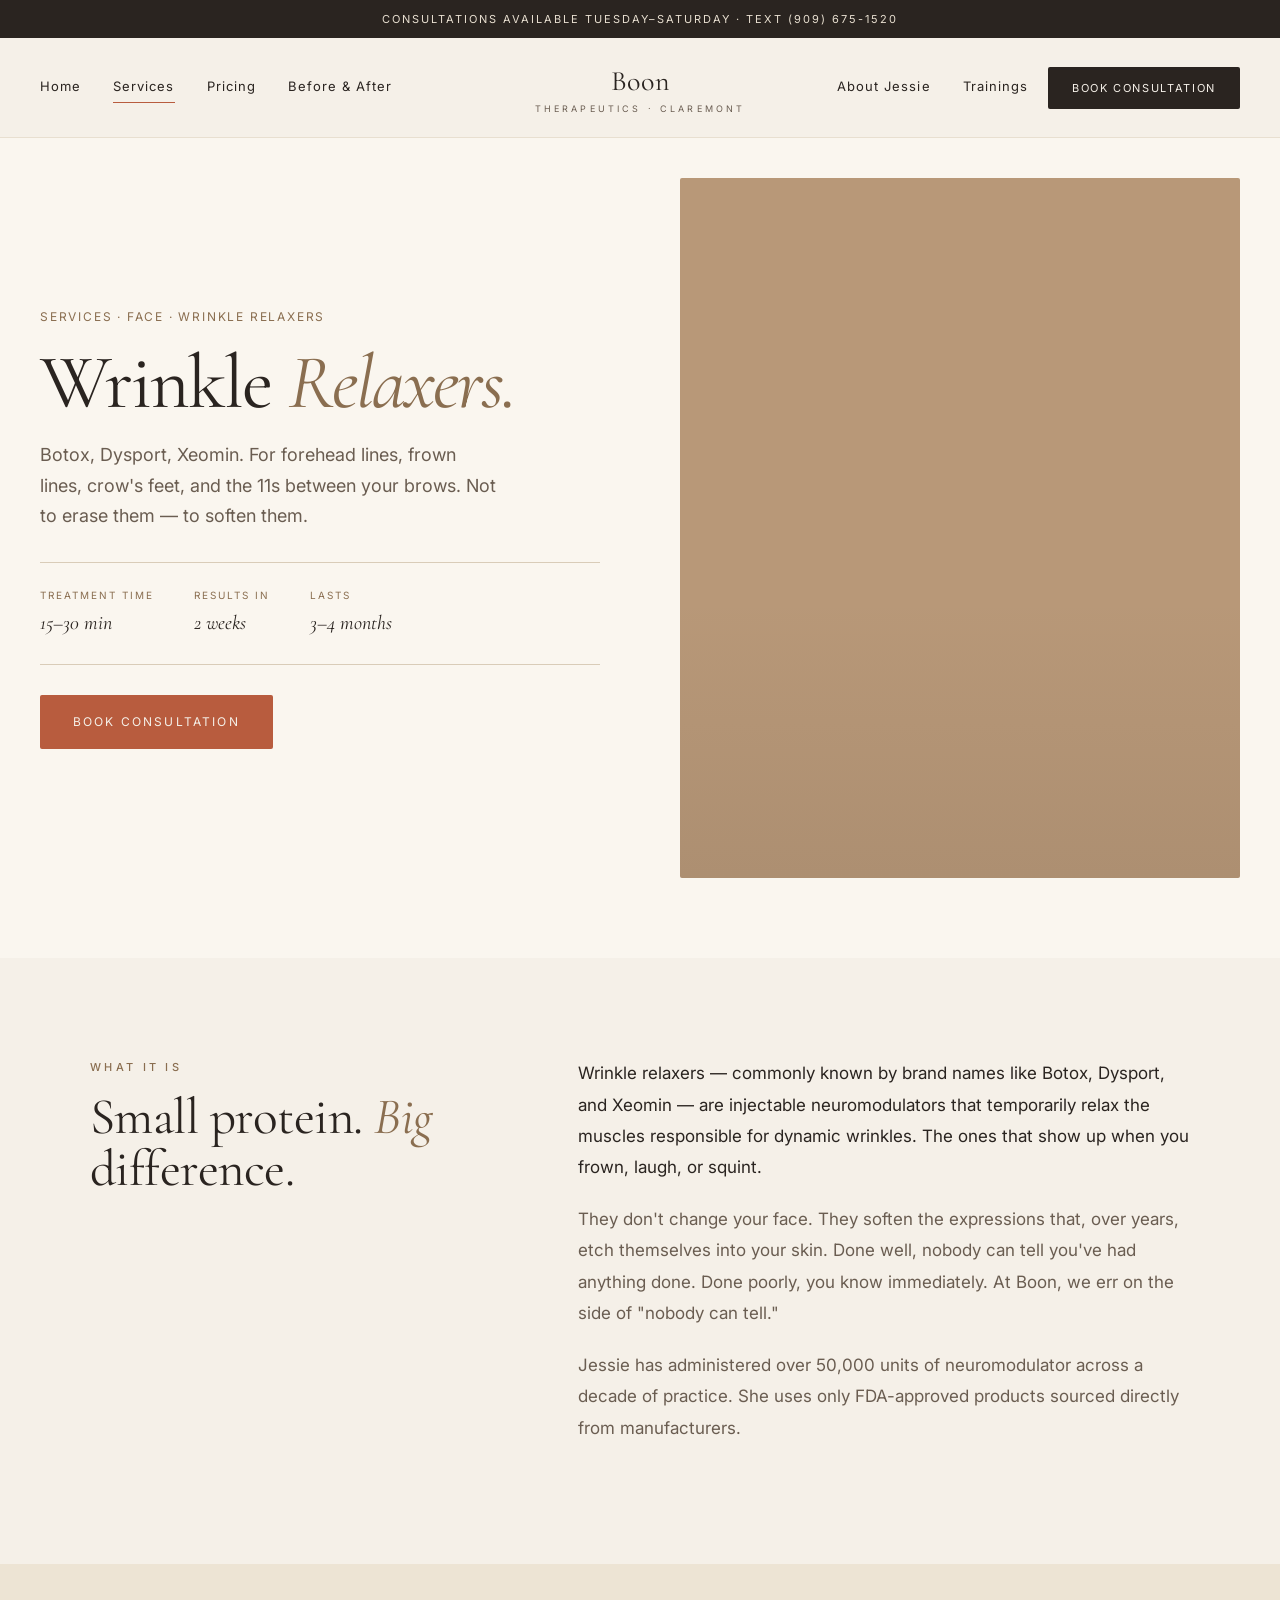
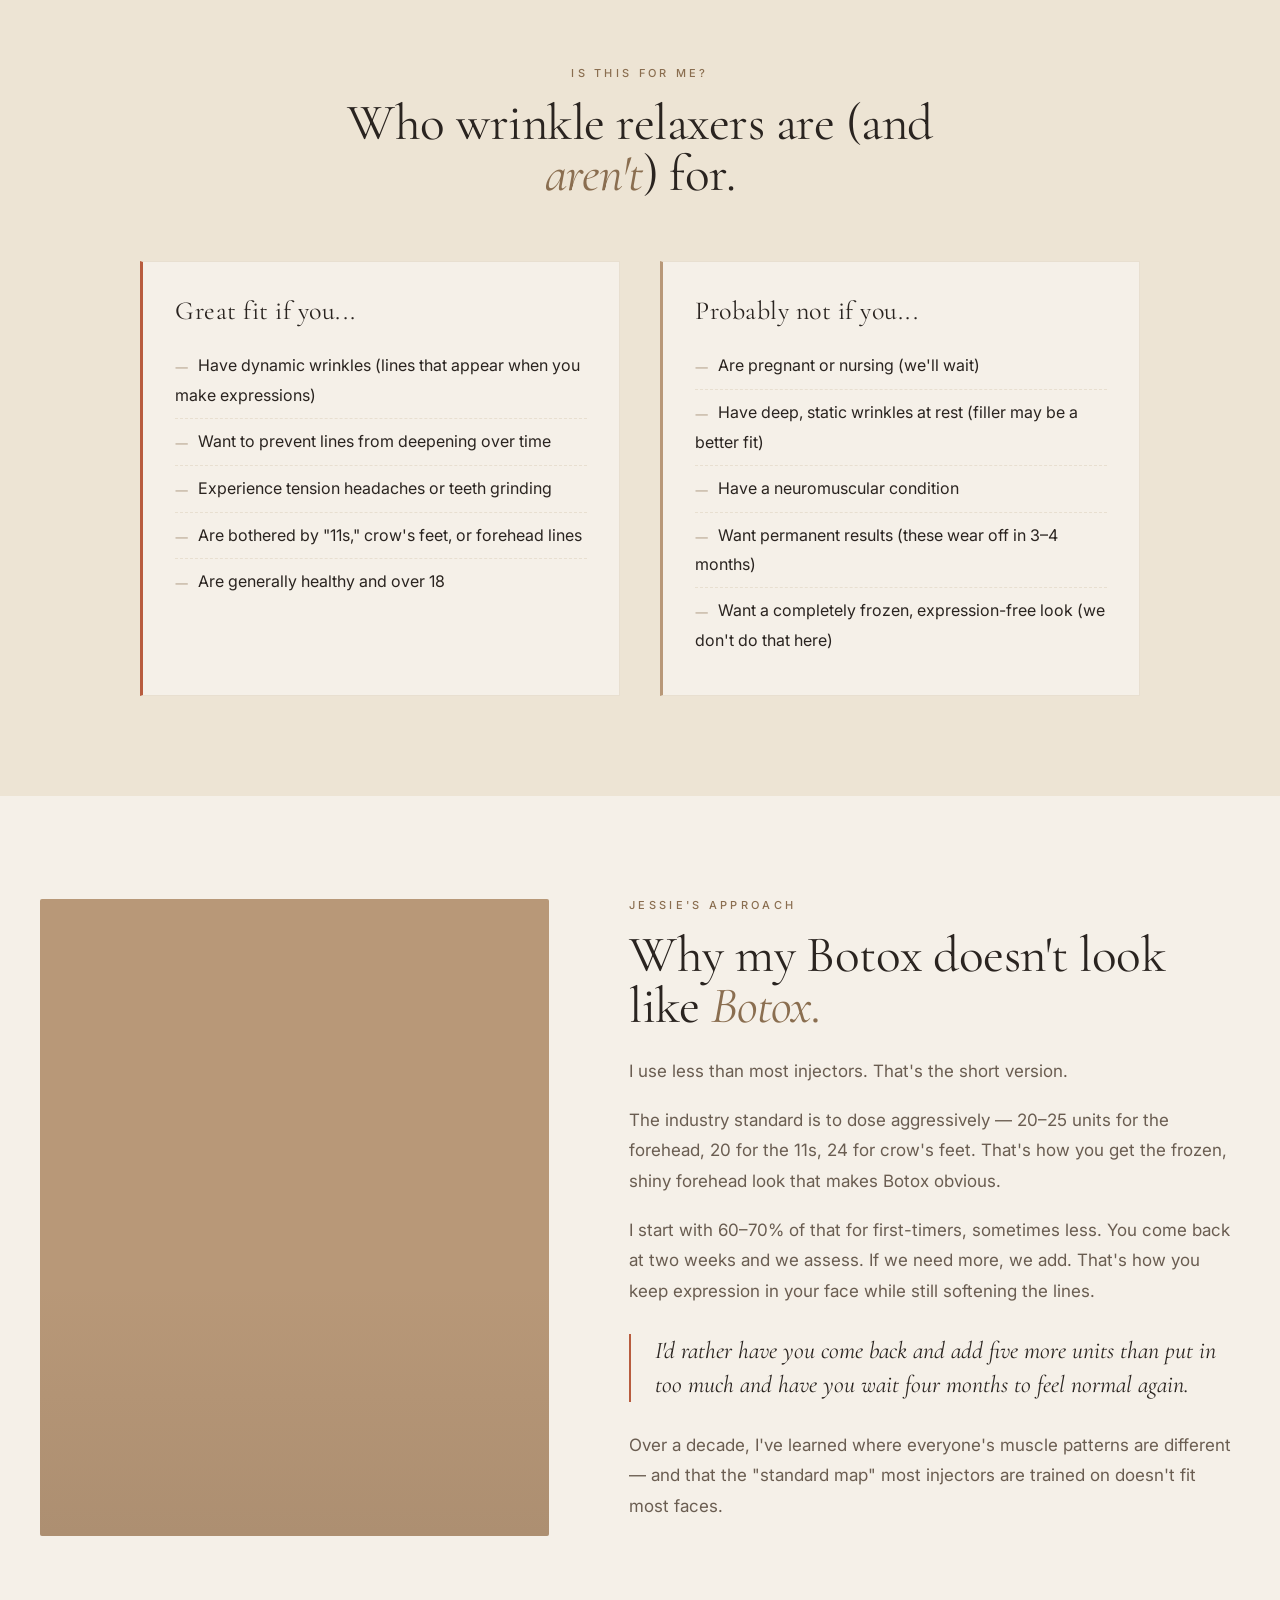
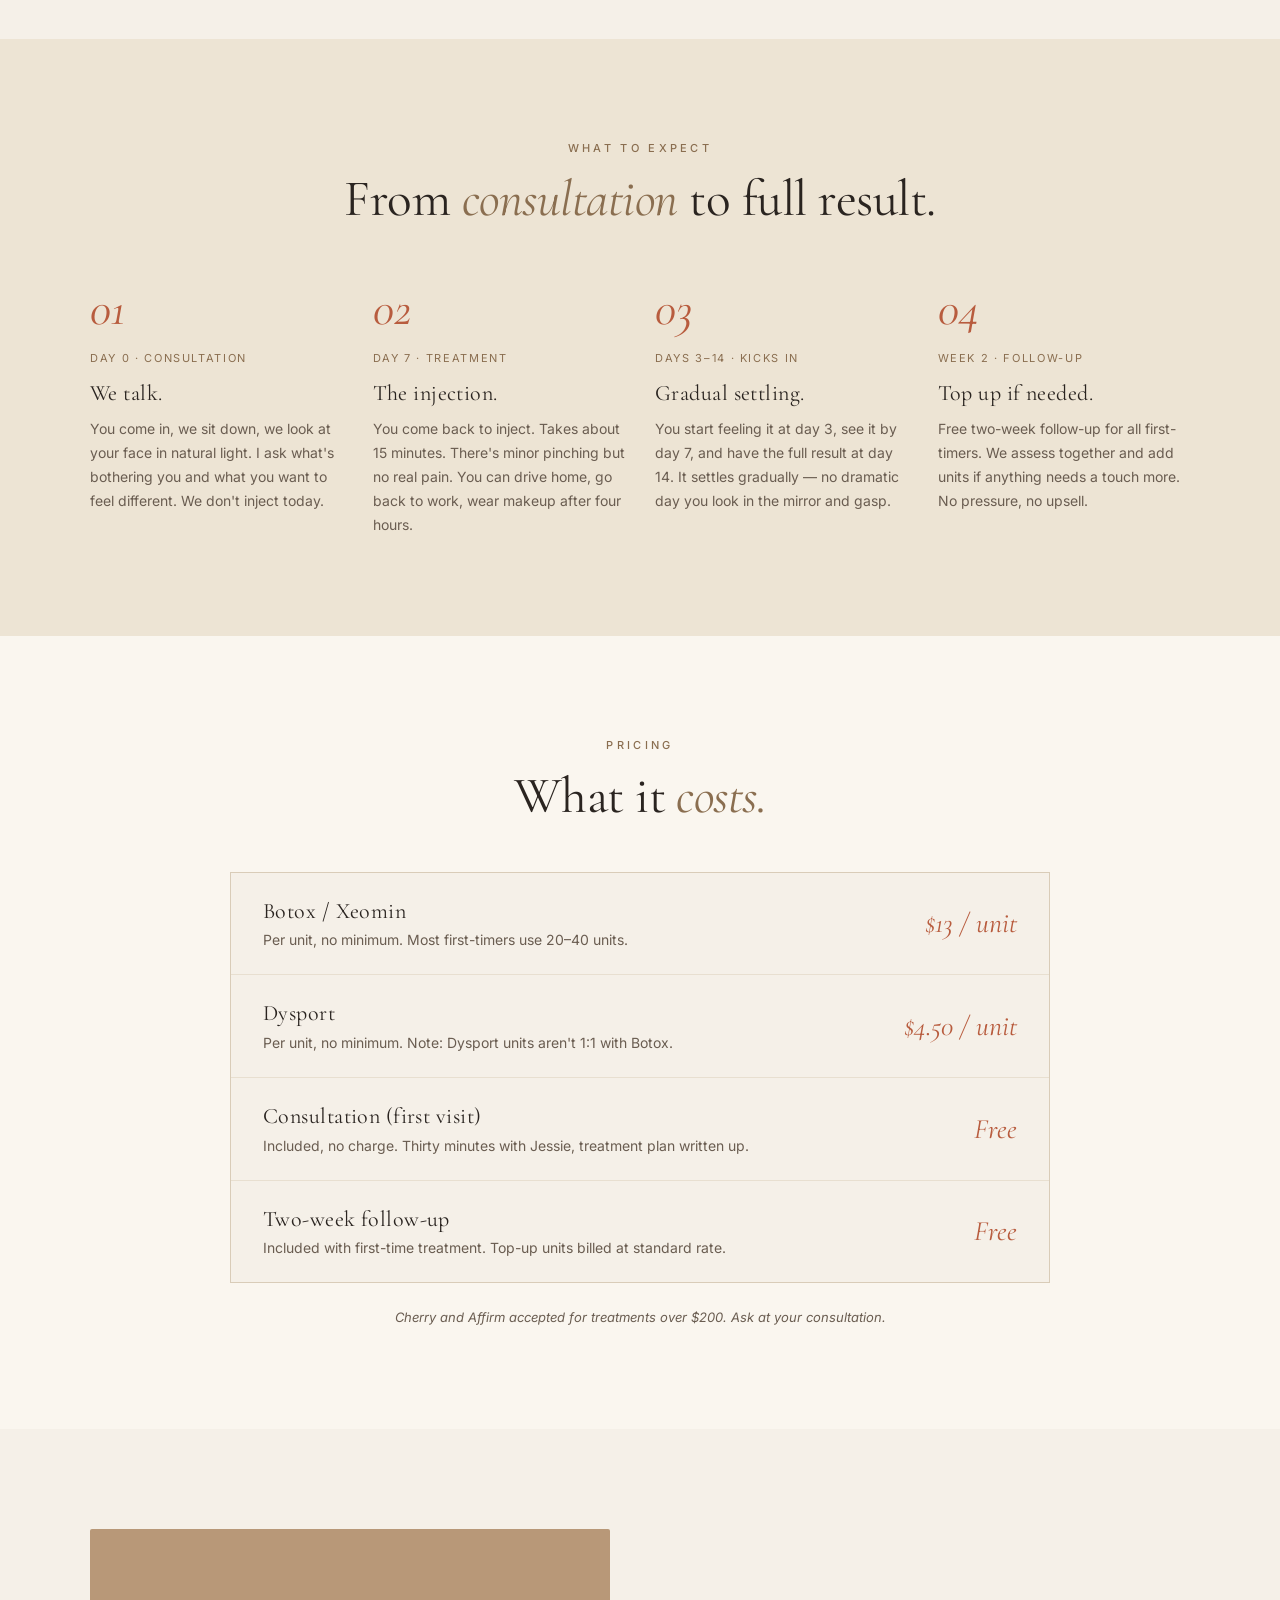
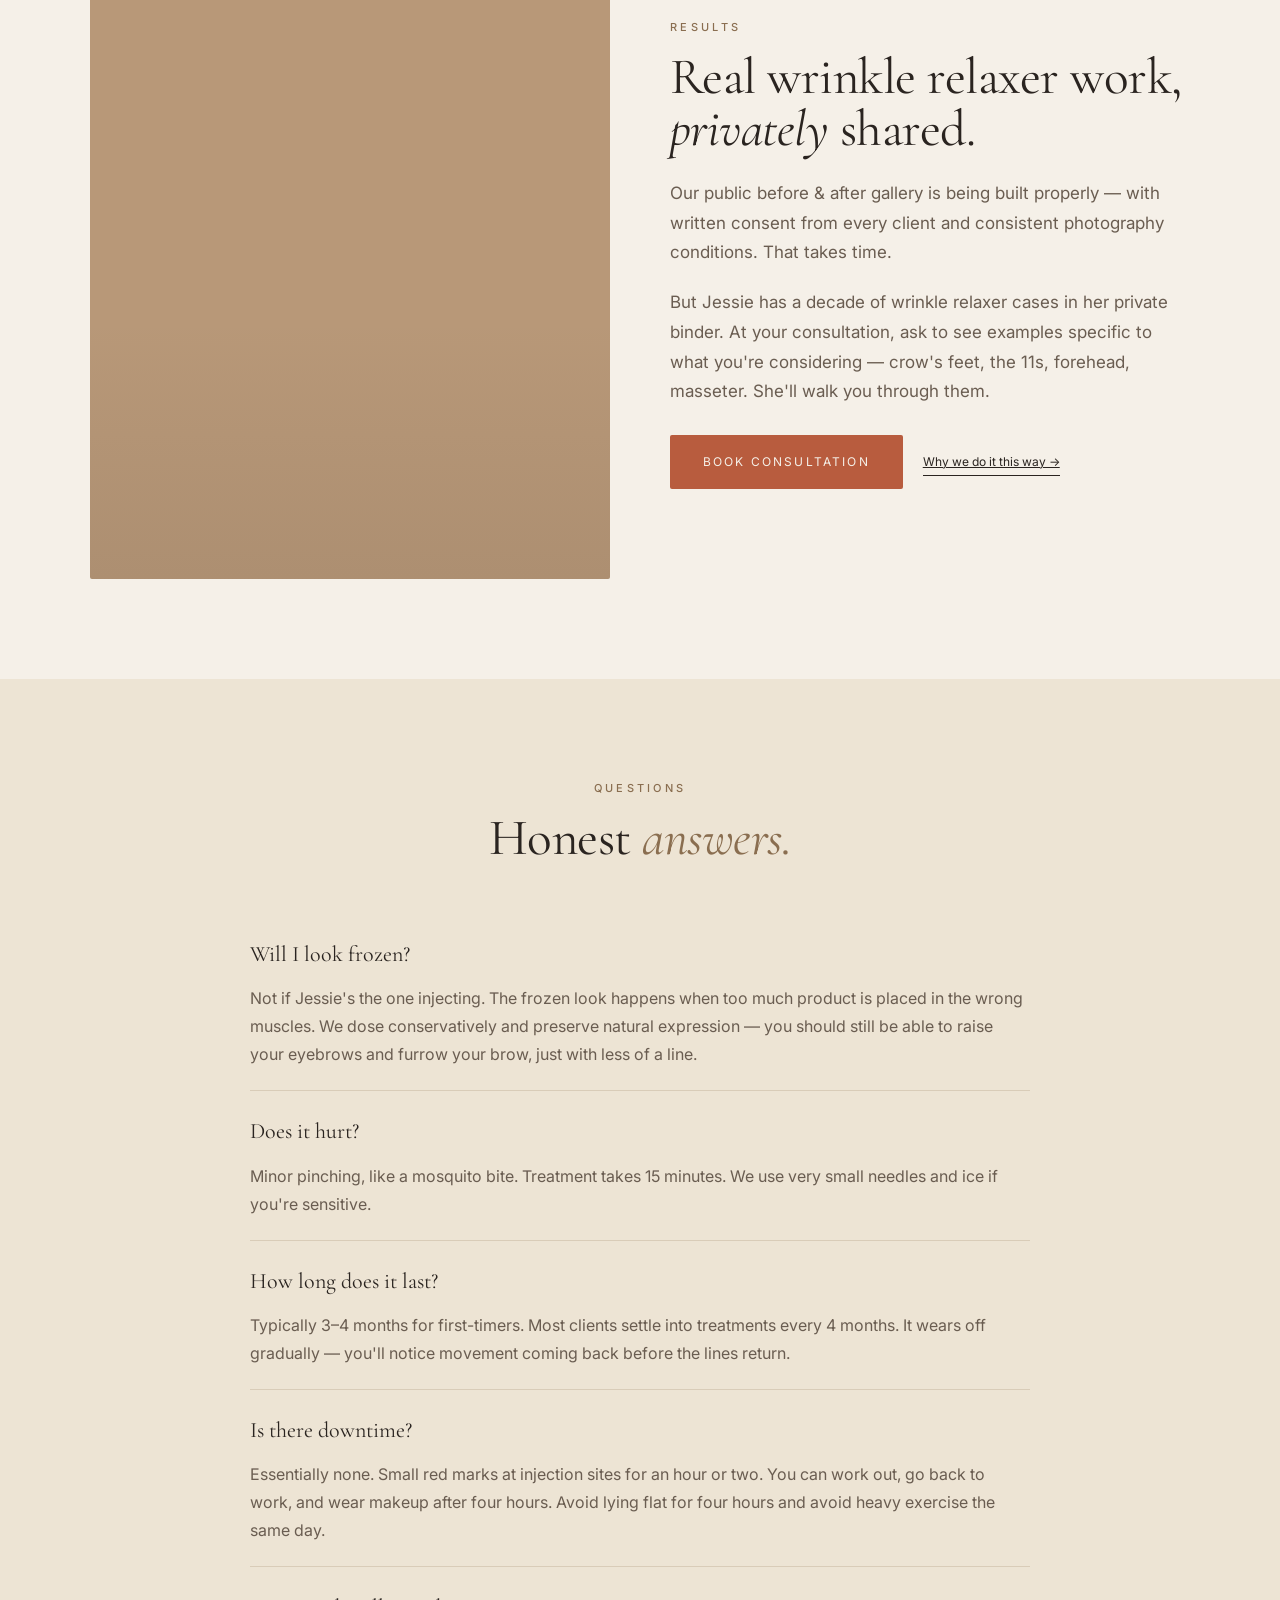
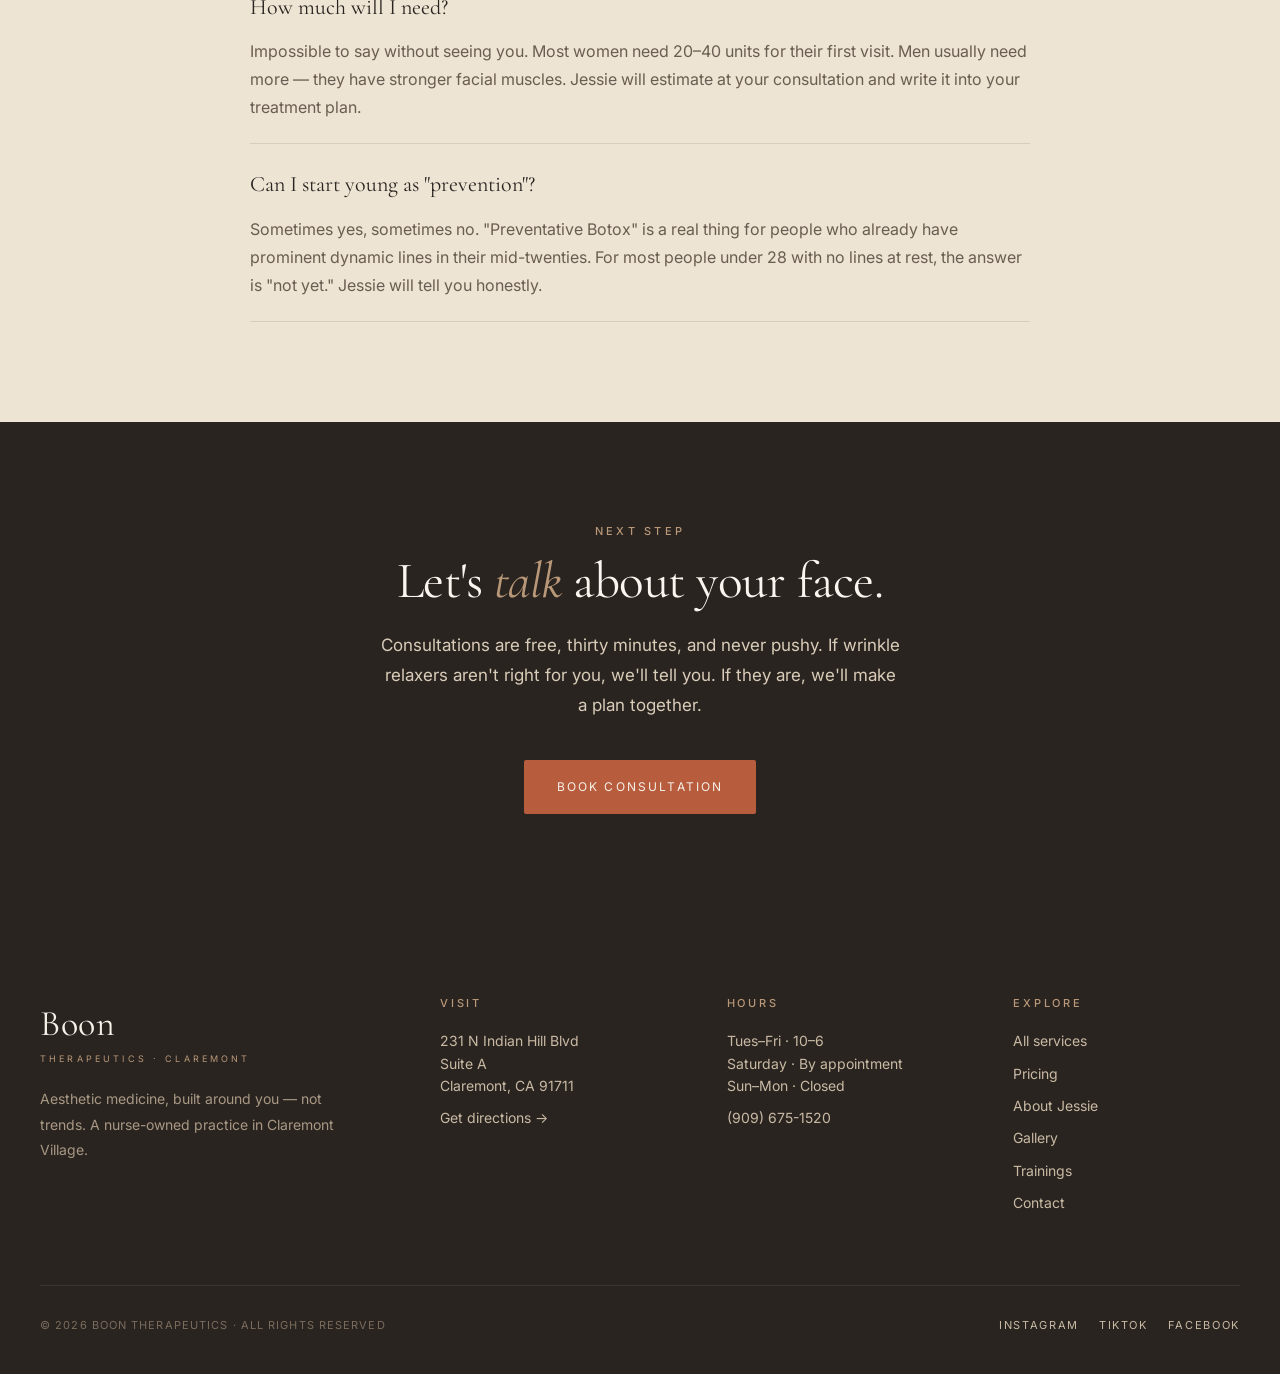
<file: service-wrinkle-relaxers.html>
<!DOCTYPE html>
<html lang="en">
<head>
<meta charset="UTF-8">
<meta name="viewport" content="width=device-width, initial-scale=1.0">
<title>Wrinkle Relaxers · Botox in Claremont · Boon Therapeutics</title>
<meta name="description" content="Botox, Dysport, and Xeomin with Jessie Barron Skelly, RN. A decade of injection experience. Natural results, never frozen. Claremont, CA.">
<link href="https://fonts.googleapis.com/css2?family=Cormorant+Garamond:ital,wght@0,400;0,500;1,400&family=Inter:wght@300;400;500&display=swap" rel="stylesheet">
<link rel="stylesheet" href="shared.css">
<style>
  .svc-hero {
    padding: 40px 40px 80px;
    background: var(--cream);
  }
  .svc-hero-grid {
    display: grid;
    grid-template-columns: 1fr 1fr;
    gap: 80px;
    align-items: center;
    max-width: 1300px;
    margin: 0 auto;
  }
  .breadcrumb {
    font-size: 12px;
    letter-spacing: 0.15em;
    text-transform: uppercase;
    color: var(--camel-dark);
    margin-bottom: 20px;
  }
  .breadcrumb a { color: var(--camel-dark); text-decoration: none; }
  .breadcrumb a:hover { color: var(--terracotta); }
  .svc-hero h1 {
    font-size: clamp(48px, 6vw, 80px);
    line-height: 0.95;
    margin-bottom: 20px;
  }
  .svc-hero h1 em { font-style: italic; color: var(--camel-dark); }
  .svc-hero .lead {
    font-size: 18px;
    line-height: 1.7;
    color: var(--muted);
    margin-bottom: 24px;
    max-width: 460px;
  }
  .svc-hero-meta {
    display: flex;
    gap: 40px;
    padding: 24px 0;
    border-top: 1px solid var(--border);
    border-bottom: 1px solid var(--border);
    margin: 30px 0;
  }
  .svc-hero-meta .item .label {
    font-size: 10px;
    letter-spacing: 0.2em;
    text-transform: uppercase;
    color: var(--camel-dark);
    margin-bottom: 4px;
  }
  .svc-hero-meta .item .val {
    font-family: 'Cormorant Garamond', serif;
    font-size: 20px;
    color: var(--ink);
    font-style: italic;
  }
  .svc-hero-img { aspect-ratio: 4/5; border-radius: 2px; }

  /* Overview */
  .overview { background: var(--bone); }
  .overview-grid {
    display: grid;
    grid-template-columns: 1fr 1.5fr;
    gap: 80px;
    max-width: 1100px;
    margin: 0 auto;
  }
  .overview h2 { margin-bottom: 20px; }
  .overview h2 em { font-style: italic; color: var(--camel-dark); }
  .overview-left .eyebrow { color: var(--camel-dark); }
  .overview-right p {
    font-size: 17px;
    line-height: 1.85;
    margin-bottom: 20px;
    color: var(--ink);
  }
  .overview-right p.muted { color: var(--muted); }

  /* Who this is for */
  .whofor { background: var(--ivory); }
  .whofor-head { text-align: center; max-width: 640px; margin: 0 auto 60px; }
  .whofor-head h2 em { font-style: italic; color: var(--camel-dark); }
  .whofor-grid {
    display: grid;
    grid-template-columns: 1fr 1fr;
    gap: 40px;
    max-width: 1000px;
    margin: 0 auto;
  }
  .whofor-col {
    padding: 32px;
    background: var(--bone);
    border: 1px solid var(--border-light);
  }
  .whofor-col.yes { border-left: 3px solid var(--terracotta); }
  .whofor-col.no { border-left: 3px solid var(--camel); }
  .whofor-col h4 {
    font-family: 'Cormorant Garamond', serif;
    font-size: 26px;
    font-weight: 400;
    margin-bottom: 16px;
    color: var(--ink);
  }
  .whofor-col ul { list-style: none; padding: 0; }
  .whofor-col li {
    font-size: 16px;
    line-height: 1.8;
    padding: 8px 0;
    border-bottom: 1px dashed var(--border-light);
    color: var(--ink);
  }
  .whofor-col li:last-child { border-bottom: none; }
  .whofor-col li::before {
    content: attr(data-prefix);
    color: var(--camel-dark);
    font-family: 'Cormorant Garamond', serif;
    font-style: italic;
    margin-right: 10px;
  }

  /* Jessie's approach */
  .approach { background: var(--bone); }
  .approach-grid {
    display: grid;
    grid-template-columns: 1fr 1.2fr;
    gap: 80px;
    align-items: center;
    max-width: 1200px;
    margin: 0 auto;
  }
  .approach-img { aspect-ratio: 4/5; border-radius: 2px; }
  .approach-text .eyebrow { color: var(--camel-dark); }
  .approach-text h2 { margin-bottom: 24px; }
  .approach-text h2 em { font-style: italic; color: var(--camel-dark); }
  .approach-text p {
    font-size: 17px;
    line-height: 1.8;
    margin-bottom: 18px;
    color: var(--muted);
  }
  .approach-quote {
    font-family: 'Cormorant Garamond', serif;
    font-style: italic;
    font-size: 24px;
    line-height: 1.4;
    color: var(--ink);
    border-left: 2px solid var(--terracotta);
    padding-left: 24px;
    margin: 28px 0;
  }

  /* What to expect — timeline */
  .timeline { background: var(--ivory); }
  .timeline-head { text-align: center; max-width: 640px; margin: 0 auto 60px; }
  .timeline-head h2 em { font-style: italic; color: var(--camel-dark); }
  .timeline-steps {
    display: grid;
    grid-template-columns: repeat(4, 1fr);
    gap: 30px;
    max-width: 1100px;
    margin: 0 auto;
  }
  .timeline-step {
    position: relative;
  }
  .timeline-step .num {
    font-family: 'Cormorant Garamond', serif;
    font-style: italic;
    font-size: 48px;
    color: var(--terracotta);
    line-height: 1;
    margin-bottom: 16px;
    display: block;
  }
  .timeline-step h4 {
    font-family: 'Cormorant Garamond', serif;
    font-size: 22px;
    font-weight: 400;
    margin-bottom: 10px;
    color: var(--ink);
  }
  .timeline-step .time {
    font-size: 11px;
    letter-spacing: 0.15em;
    text-transform: uppercase;
    color: var(--camel-dark);
    margin-bottom: 12px;
  }
  .timeline-step p {
    font-size: 14px;
    line-height: 1.7;
    color: var(--muted);
  }

  /* Pricing */
  .pricing-block { background: var(--cream); }
  .pricing-head { text-align: center; max-width: 640px; margin: 0 auto 50px; }
  .pricing-head h2 em { font-style: italic; color: var(--camel-dark); }
  .pricing-table {
    max-width: 820px;
    margin: 0 auto;
    background: var(--bone);
    border: 1px solid var(--border);
  }
  .price-row {
    display: grid;
    grid-template-columns: 1fr auto;
    gap: 30px;
    padding: 24px 32px;
    border-bottom: 1px solid var(--border-light);
    align-items: center;
  }
  .price-row:last-child { border-bottom: none; }
  .price-row h4 {
    font-family: 'Cormorant Garamond', serif;
    font-size: 22px;
    font-weight: 400;
    color: var(--ink);
    margin-bottom: 4px;
  }
  .price-row p {
    font-size: 14px;
    color: var(--muted);
    line-height: 1.5;
  }
  .price-row .price {
    font-family: 'Cormorant Garamond', serif;
    font-size: 28px;
    color: var(--terracotta);
    font-style: italic;
    white-space: nowrap;
  }
  .price-note {
    text-align: center;
    font-size: 13px;
    color: var(--muted);
    margin-top: 24px;
    font-style: italic;
    max-width: 720px;
    margin-left: auto;
    margin-right: auto;
  }

  /* Before After */
  .ba-block { background: var(--bone); }
  .ba-head {
    display: flex;
    justify-content: space-between;
    align-items: flex-end;
    max-width: 1100px;
    margin: 0 auto 40px;
  }
  .ba-head h2 em { font-style: italic; color: var(--camel-dark); }
  .ba-grid {
    display: grid;
    grid-template-columns: repeat(3, 1fr);
    gap: 20px;
    max-width: 1100px;
    margin: 0 auto;
  }
  .ba-item { text-decoration: none; color: inherit; }
  .ba-item .img-wrap {
    display: grid;
    grid-template-columns: 1fr 1fr;
    border: 1px solid var(--border);
    margin-bottom: 12px;
  }
  .ba-item .img-half { aspect-ratio: 1; position: relative; }
  .ba-item .cap {
    font-family: 'Cormorant Garamond', serif;
    font-style: italic;
    font-size: 15px;
    color: var(--ink);
  }
  .ba-item .cap-sub {
    font-size: 11px;
    color: var(--muted);
    letter-spacing: 0.1em;
    text-transform: uppercase;
    margin-top: 4px;
  }

  /* FAQ */
  .svc-faq { background: var(--ivory); }
  .faq-head { text-align: center; margin-bottom: 50px; }
  .faq-head h2 em { font-style: italic; color: var(--camel-dark); }
  .faq-list { max-width: 780px; margin: 0 auto; }
  .faq-item { border-bottom: 1px solid var(--border); padding: 22px 0; }
  .faq-q {
    font-family: 'Cormorant Garamond', serif;
    font-size: 22px;
    color: var(--ink);
  }
  .faq-a {
    margin-top: 12px;
    font-size: 16px;
    line-height: 1.75;
    color: var(--muted);
  }

  /* CTA */
  .svc-cta-block { background: var(--ink); color: var(--bone); text-align: center; padding: 100px 40px; }
  .svc-cta-block .eyebrow { color: var(--camel); }
  .svc-cta-block h2 { color: var(--cream); margin-bottom: 24px; }
  .svc-cta-block h2 em { color: var(--camel); font-style: italic; }
  .svc-cta-block p { color: var(--border); max-width: 520px; margin: 0 auto 40px; font-size: 17px; line-height: 1.75; }

  @media (max-width: 900px) {
    .svc-hero-grid, .overview-grid, .approach-grid { grid-template-columns: 1fr; gap: 40px; }
    .timeline-steps { grid-template-columns: 1fr 1fr; gap: 40px; }
    .whofor-grid { grid-template-columns: 1fr; }
    .ba-grid { grid-template-columns: 1fr; }
    .price-row { grid-template-columns: 1fr; }
    .price-row .price { margin-top: 8px; }
    .ba-head { flex-direction: column; align-items: flex-start; gap: 16px; }
  }
</style>
</head>
<body data-page="service">

<div id="site-header"></div>

<!-- HERO -->
<section class="svc-hero">
  <div class="svc-hero-grid">
    <div>
      <div class="breadcrumb"><a href="services.html">Services</a> · <a href="services.html">Face</a> · Wrinkle Relaxers</div>
      <h1>Wrinkle <em>Relaxers.</em></h1>
      <p class="lead">Botox, Dysport, Xeomin. For forehead lines, frown lines, crow's feet, and the 11s between your brows. Not to erase them — to soften them.</p>
      <div class="svc-hero-meta">
        <div class="item">
          <div class="label">Treatment time</div>
          <div class="val">15–30 min</div>
        </div>
        <div class="item">
          <div class="label">Results in</div>
          <div class="val">2 weeks</div>
        </div>
        <div class="item">
          <div class="label">Lasts</div>
          <div class="val">3–4 months</div>
        </div>
      </div>
      <a href="#book" class="cta cta-primary">Book Consultation</a>
    </div>
    <div class="svc-hero-img img-placeholder svc-wrinkle"></div>
  </div>
</section>

<!-- OVERVIEW -->
<section class="overview">
  <div class="overview-grid">
    <div class="overview-left">
      <div class="eyebrow">What it is</div>
      <h2>Small protein. <em>Big</em> difference.</h2>
    </div>
    <div class="overview-right">
      <p>Wrinkle relaxers — commonly known by brand names like Botox, Dysport, and Xeomin — are injectable neuromodulators that temporarily relax the muscles responsible for dynamic wrinkles. The ones that show up when you frown, laugh, or squint.</p>
      <p class="muted">They don't change your face. They soften the expressions that, over years, etch themselves into your skin. Done well, nobody can tell you've had anything done. Done poorly, you know immediately. At Boon, we err on the side of "nobody can tell."</p>
      <p class="muted">Jessie has administered over 50,000 units of neuromodulator across a decade of practice. She uses only FDA-approved products sourced directly from manufacturers.</p>
    </div>
  </div>
</section>

<!-- WHO FOR -->
<section class="whofor">
  <div class="whofor-head">
    <div class="eyebrow">Is this for me?</div>
    <h2>Who wrinkle relaxers are (and <em>aren't</em>) for.</h2>
  </div>
  <div class="whofor-grid">
    <div class="whofor-col yes">
      <h4>Great fit if you...</h4>
      <ul>
        <li data-prefix="—">Have dynamic wrinkles (lines that appear when you make expressions)</li>
        <li data-prefix="—">Want to prevent lines from deepening over time</li>
        <li data-prefix="—">Experience tension headaches or teeth grinding</li>
        <li data-prefix="—">Are bothered by "11s," crow's feet, or forehead lines</li>
        <li data-prefix="—">Are generally healthy and over 18</li>
      </ul>
    </div>
    <div class="whofor-col no">
      <h4>Probably not if you...</h4>
      <ul>
        <li data-prefix="—">Are pregnant or nursing (we'll wait)</li>
        <li data-prefix="—">Have deep, static wrinkles at rest (filler may be a better fit)</li>
        <li data-prefix="—">Have a neuromuscular condition</li>
        <li data-prefix="—">Want permanent results (these wear off in 3–4 months)</li>
        <li data-prefix="—">Want a completely frozen, expression-free look (we don't do that here)</li>
      </ul>
    </div>
  </div>
</section>

<!-- JESSIE'S APPROACH -->
<section class="approach">
  <div class="approach-grid">
    <div class="approach-img img-placeholder jessie"></div>
    <div class="approach-text">
      <div class="eyebrow">Jessie's approach</div>
      <h2>Why my Botox doesn't look like <em>Botox.</em></h2>
      <p>I use less than most injectors. That's the short version.</p>
      <p>The industry standard is to dose aggressively — 20–25 units for the forehead, 20 for the 11s, 24 for crow's feet. That's how you get the frozen, shiny forehead look that makes Botox obvious.</p>
      <p>I start with 60–70% of that for first-timers, sometimes less. You come back at two weeks and we assess. If we need more, we add. That's how you keep expression in your face while still softening the lines.</p>
      <div class="approach-quote">I'd rather have you come back and add five more units than put in too much and have you wait four months to feel normal again.</div>
      <p>Over a decade, I've learned where everyone's muscle patterns are different — and that the "standard map" most injectors are trained on doesn't fit most faces.</p>
    </div>
  </div>
</section>

<!-- WHAT TO EXPECT -->
<section class="timeline">
  <div class="timeline-head">
    <div class="eyebrow">What to expect</div>
    <h2>From <em>consultation</em> to full result.</h2>
  </div>
  <div class="timeline-steps">
    <div class="timeline-step">
      <span class="num">01</span>
      <div class="time">Day 0 · Consultation</div>
      <h4>We talk.</h4>
      <p>You come in, we sit down, we look at your face in natural light. I ask what's bothering you and what you want to feel different. We don't inject today.</p>
    </div>
    <div class="timeline-step">
      <span class="num">02</span>
      <div class="time">Day 7 · Treatment</div>
      <h4>The injection.</h4>
      <p>You come back to inject. Takes about 15 minutes. There's minor pinching but no real pain. You can drive home, go back to work, wear makeup after four hours.</p>
    </div>
    <div class="timeline-step">
      <span class="num">03</span>
      <div class="time">Days 3–14 · Kicks in</div>
      <h4>Gradual settling.</h4>
      <p>You start feeling it at day 3, see it by day 7, and have the full result at day 14. It settles gradually — no dramatic day you look in the mirror and gasp.</p>
    </div>
    <div class="timeline-step">
      <span class="num">04</span>
      <div class="time">Week 2 · Follow-up</div>
      <h4>Top up if needed.</h4>
      <p>Free two-week follow-up for all first-timers. We assess together and add units if anything needs a touch more. No pressure, no upsell.</p>
    </div>
  </div>
</section>

<!-- PRICING -->
<section class="pricing-block">
  <div class="pricing-head">
    <div class="eyebrow">Pricing</div>
    <h2>What it <em>costs.</em></h2>
  </div>
  <div class="pricing-table">
    <div class="price-row">
      <div>
        <h4>Botox / Xeomin</h4>
        <p>Per unit, no minimum. Most first-timers use 20–40 units.</p>
      </div>
      <div class="price">$13 / unit</div>
    </div>
    <div class="price-row">
      <div>
        <h4>Dysport</h4>
        <p>Per unit, no minimum. Note: Dysport units aren't 1:1 with Botox.</p>
      </div>
      <div class="price">$4.50 / unit</div>
    </div>
    <div class="price-row">
      <div>
        <h4>Consultation (first visit)</h4>
        <p>Included, no charge. Thirty minutes with Jessie, treatment plan written up.</p>
      </div>
      <div class="price">Free</div>
    </div>
    <div class="price-row">
      <div>
        <h4>Two-week follow-up</h4>
        <p>Included with first-time treatment. Top-up units billed at standard rate.</p>
      </div>
      <div class="price">Free</div>
    </div>
  </div>
  <p class="price-note">Cherry and Affirm accepted for treatments over $200. Ask at your consultation.</p>
</section>

<!-- RESULTS -->
<section class="ba-block">
  <div style="max-width: 1100px; margin: 0 auto; display: grid; grid-template-columns: 1fr 1fr; gap: 60px; align-items: center;">
    <div class="img-placeholder svc-wrinkle" style="aspect-ratio: 4/5; border-radius: 2px;"></div>
    <div>
      <div class="eyebrow">Results</div>
      <h2 style="margin-bottom: 24px;">Real wrinkle relaxer work, <em>privately</em> shared.</h2>
      <p style="color: var(--muted); font-size: 17px; line-height: 1.75; margin-bottom: 20px;">
        Our public before & after gallery is being built properly — with written consent from every client and consistent photography conditions. That takes time.
      </p>
      <p style="color: var(--muted); font-size: 17px; line-height: 1.75; margin-bottom: 28px;">
        But Jessie has a decade of wrinkle relaxer cases in her private binder. At your consultation, ask to see examples specific to what you're considering — crow's feet, the 11s, forehead, masseter. She'll walk you through them.
      </p>
      <div style="display: flex; gap: 20px; align-items: center; flex-wrap: wrap;">
        <a href="#book" class="cta cta-primary">Book Consultation</a>
        <a href="gallery.html" class="cta-ghost">Why we do it this way →</a>
      </div>
    </div>
  </div>
</section>

<!-- FAQ -->
<section class="svc-faq">
  <div class="faq-head">
    <div class="eyebrow">Questions</div>
    <h2>Honest <em>answers.</em></h2>
  </div>
  <div class="faq-list">
    <div class="faq-item">
      <div class="faq-q">Will I look frozen?</div>
      <div class="faq-a">Not if Jessie's the one injecting. The frozen look happens when too much product is placed in the wrong muscles. We dose conservatively and preserve natural expression — you should still be able to raise your eyebrows and furrow your brow, just with less of a line.</div>
    </div>
    <div class="faq-item">
      <div class="faq-q">Does it hurt?</div>
      <div class="faq-a">Minor pinching, like a mosquito bite. Treatment takes 15 minutes. We use very small needles and ice if you're sensitive.</div>
    </div>
    <div class="faq-item">
      <div class="faq-q">How long does it last?</div>
      <div class="faq-a">Typically 3–4 months for first-timers. Most clients settle into treatments every 4 months. It wears off gradually — you'll notice movement coming back before the lines return.</div>
    </div>
    <div class="faq-item">
      <div class="faq-q">Is there downtime?</div>
      <div class="faq-a">Essentially none. Small red marks at injection sites for an hour or two. You can work out, go back to work, and wear makeup after four hours. Avoid lying flat for four hours and avoid heavy exercise the same day.</div>
    </div>
    <div class="faq-item">
      <div class="faq-q">How much will I need?</div>
      <div class="faq-a">Impossible to say without seeing you. Most women need 20–40 units for their first visit. Men usually need more — they have stronger facial muscles. Jessie will estimate at your consultation and write it into your treatment plan.</div>
    </div>
    <div class="faq-item">
      <div class="faq-q">Can I start young as "prevention"?</div>
      <div class="faq-a">Sometimes yes, sometimes no. "Preventative Botox" is a real thing for people who already have prominent dynamic lines in their mid-twenties. For most people under 28 with no lines at rest, the answer is "not yet." Jessie will tell you honestly.</div>
    </div>
  </div>
</section>

<!-- CTA -->
<section class="svc-cta-block" id="book">
  <div class="container-narrow">
    <div class="eyebrow">Next step</div>
    <h2>Let's <em>talk</em> about your face.</h2>
    <p>Consultations are free, thirty minutes, and never pushy. If wrinkle relaxers aren't right for you, we'll tell you. If they are, we'll make a plan together.</p>
    <a href="#" class="cta cta-primary">Book Consultation</a>
  </div>
</section>

<div id="site-footer"></div>
<script src="shared.js"></script>
</body>
</html>
</file>
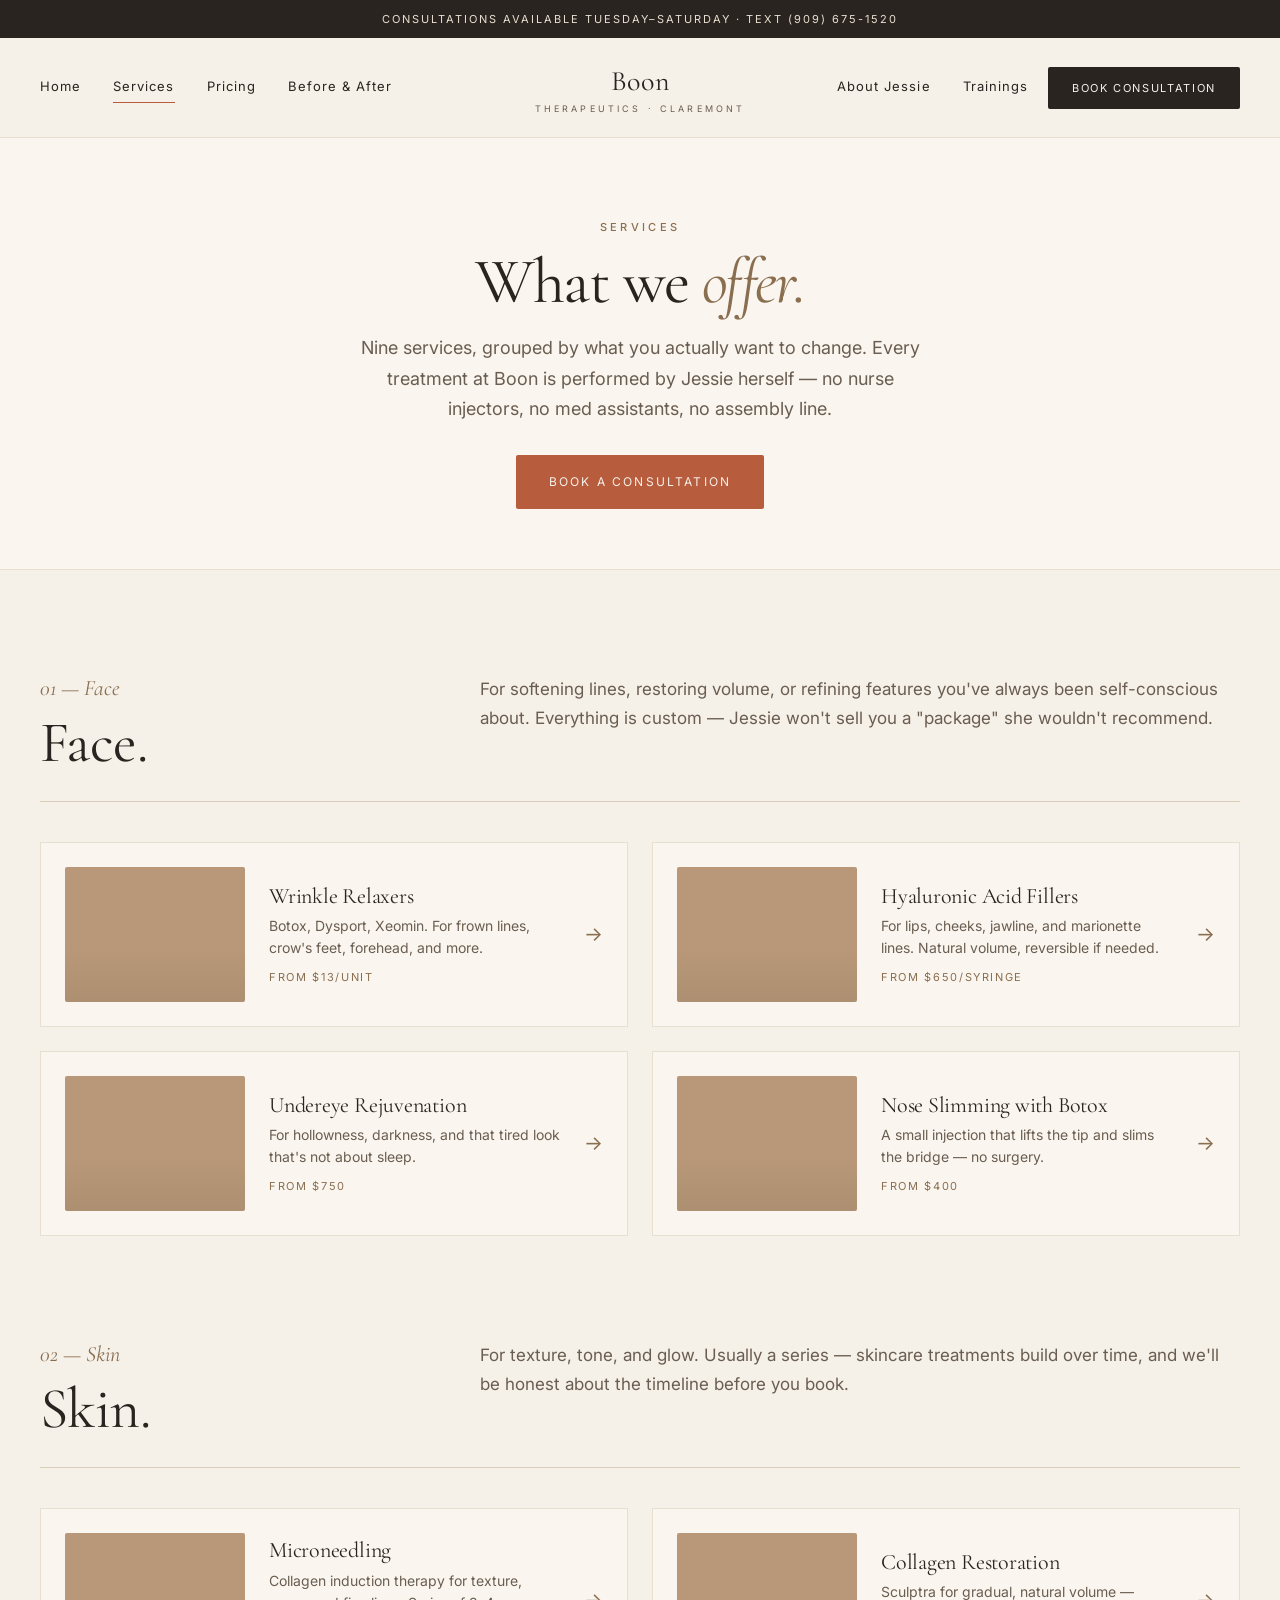
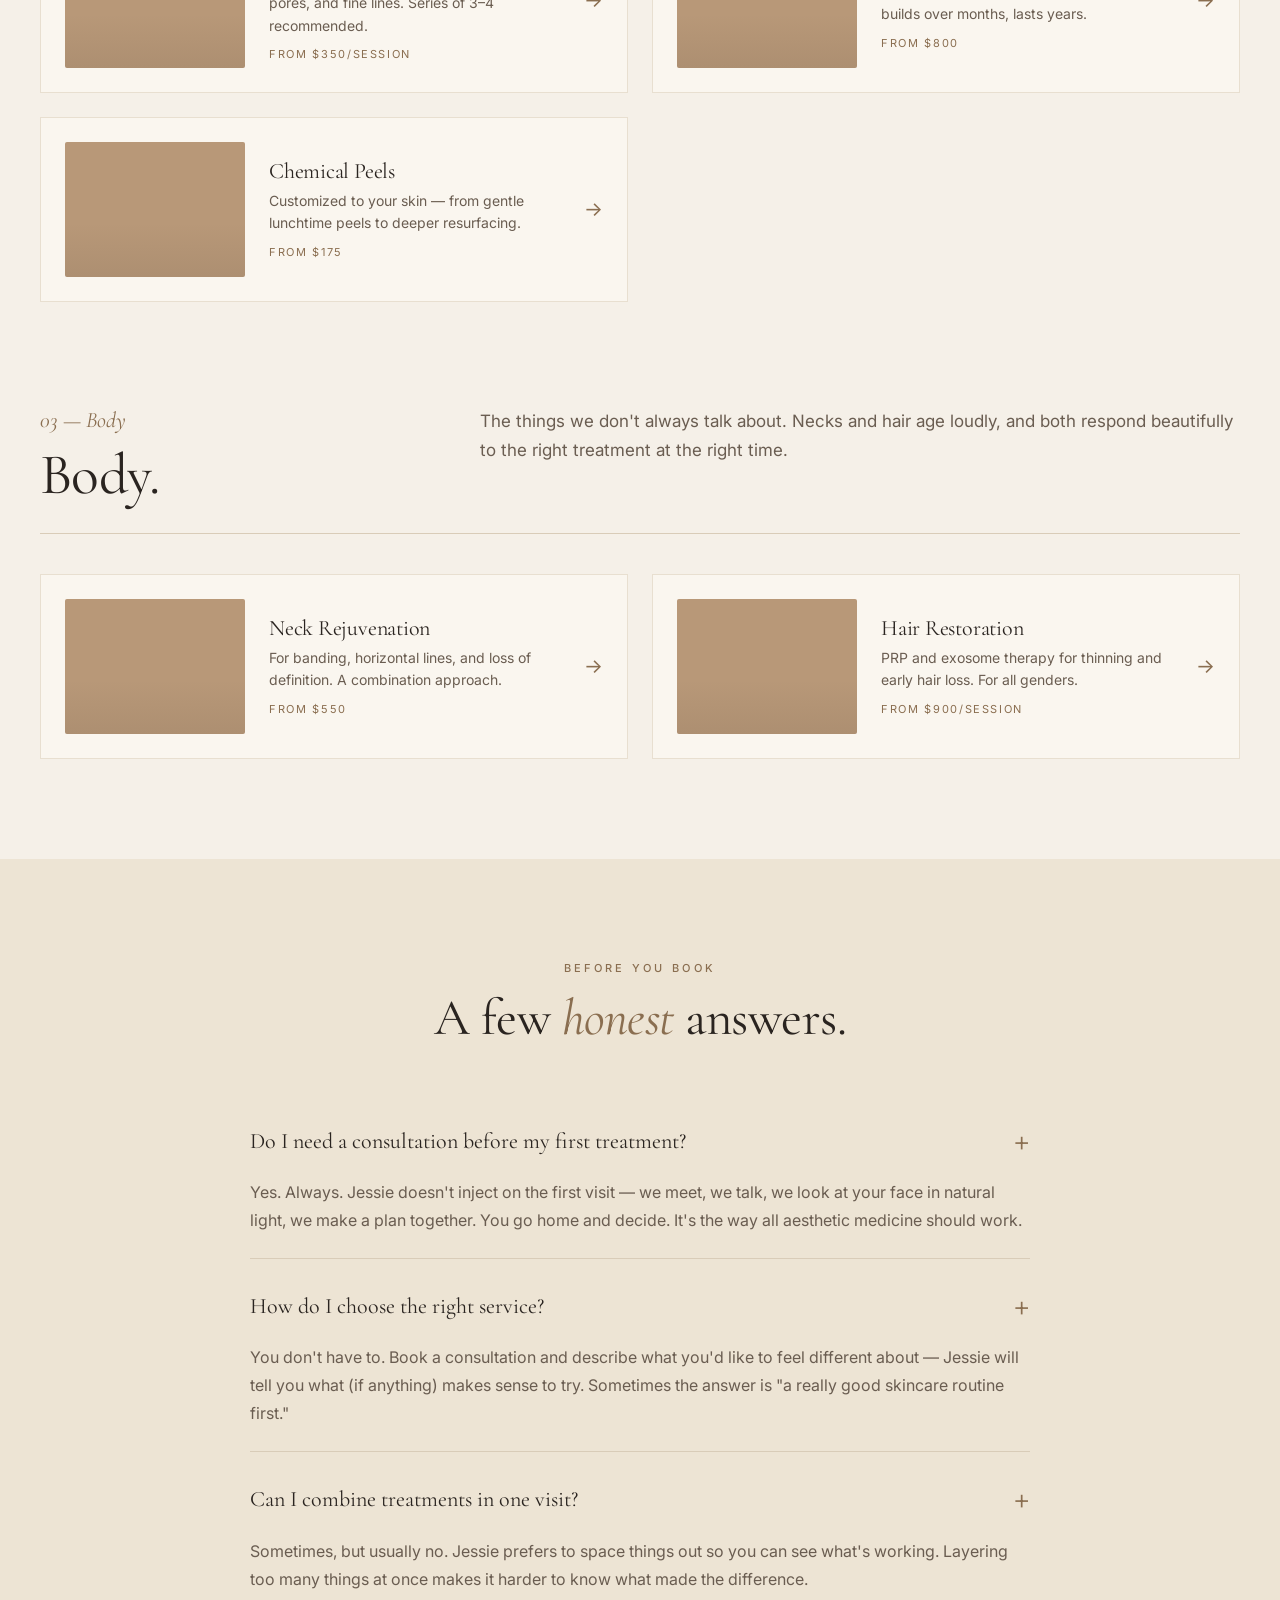
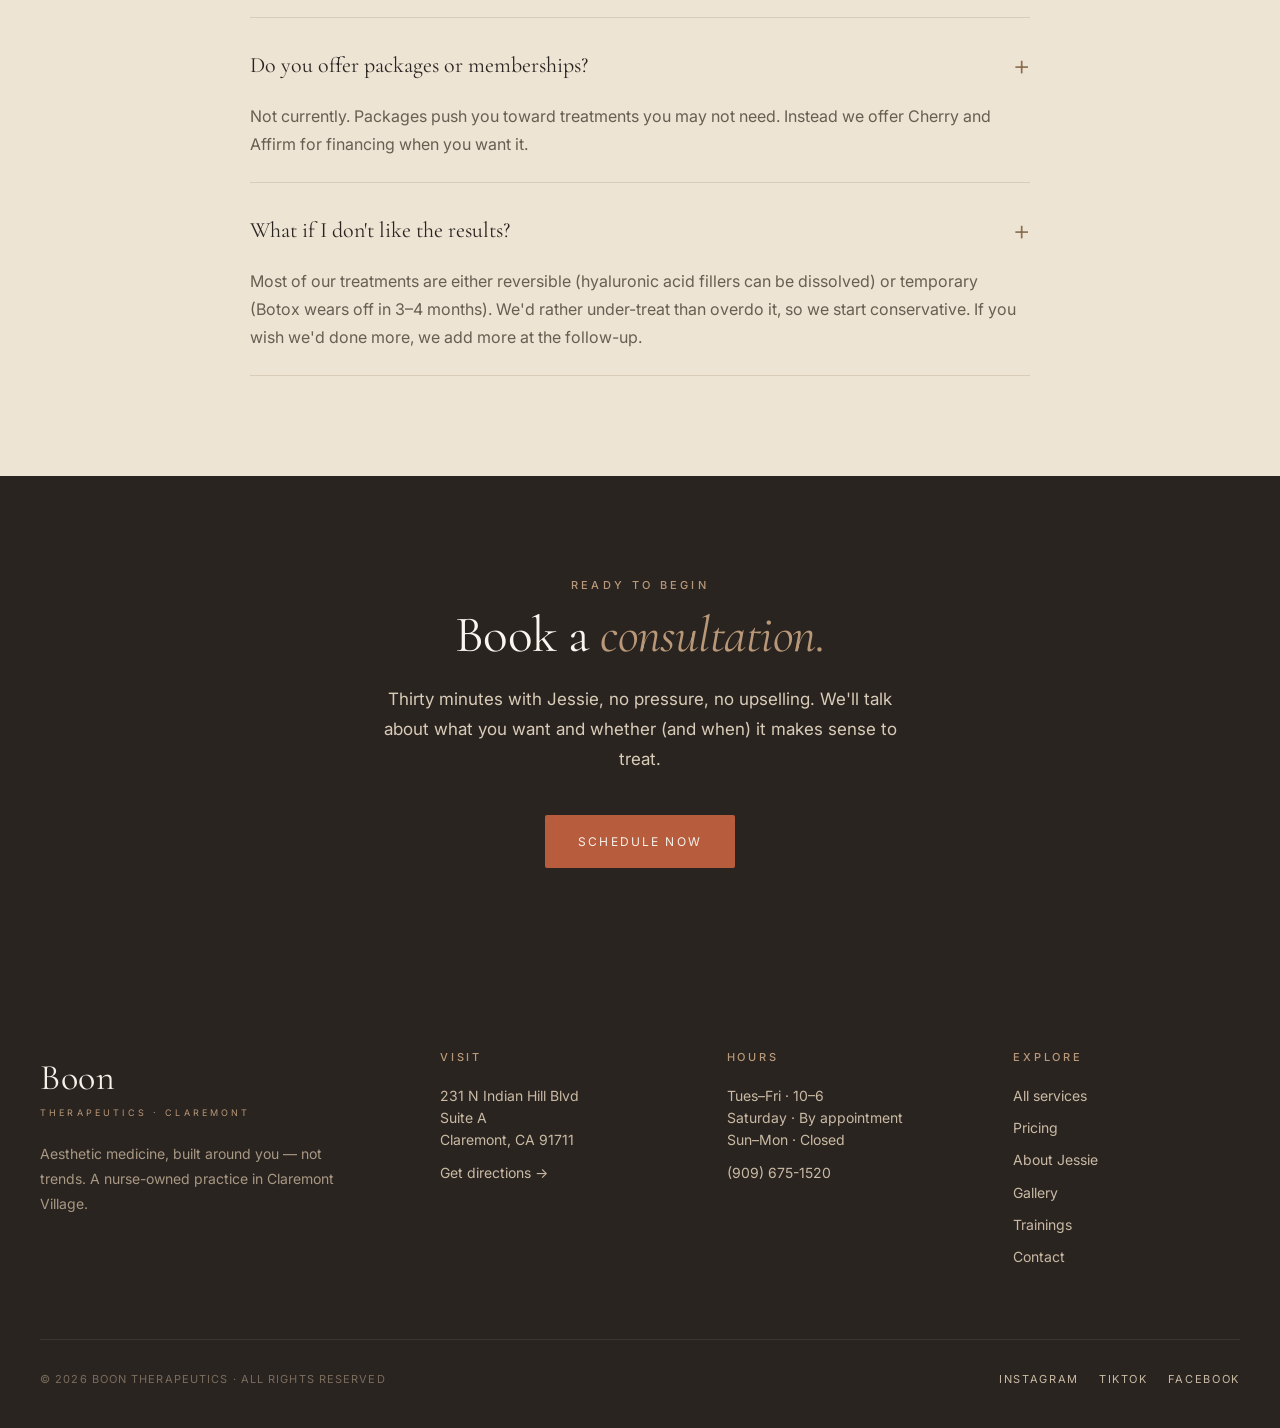
<file: services.html>
<!DOCTYPE html>
<html lang="en">
<head>
<meta charset="UTF-8">
<meta name="viewport" content="width=device-width, initial-scale=1.0">
<title>Services · Boon Therapeutics</title>
<meta name="description" content="Our services at Boon Therapeutics, organized by what you actually want to change.">
<link href="https://fonts.googleapis.com/css2?family=Cormorant+Garamond:ital,wght@0,400;0,500;1,400&family=Inter:wght@300;400;500&display=swap" rel="stylesheet">
<link rel="stylesheet" href="shared.css">
<style>
  .page-intro {
    padding: 80px 40px 60px;
    background: var(--cream);
    text-align: center;
    border-bottom: 1px solid var(--border-light);
  }
  .page-intro h1 {
    font-size: clamp(44px, 5vw, 72px);
    margin-bottom: 20px;
    max-width: 820px;
    margin-left: auto;
    margin-right: auto;
  }
  .page-intro h1 em { font-style: italic; color: var(--camel-dark); }
  .page-intro .lead {
    font-size: 18px;
    max-width: 560px;
    margin: 0 auto 30px;
    color: var(--muted);
    line-height: 1.7;
  }

  /* Services detailed layout */
  .svc-section { background: var(--bone); padding: 100px 40px; }
  .svc-group {
    margin-bottom: 100px;
    max-width: 1200px;
    margin-left: auto;
    margin-right: auto;
  }
  .svc-group:last-child { margin-bottom: 0; }
  .svc-group-head {
    display: grid;
    grid-template-columns: 1fr 2fr;
    gap: 60px;
    padding-bottom: 30px;
    border-bottom: 1px solid var(--border);
    margin-bottom: 40px;
    align-items: baseline;
  }
  .svc-group-head h2 {
    font-size: clamp(36px, 4.5vw, 60px);
    line-height: 0.95;
  }
  .svc-group-head h2 em { font-style: italic; color: var(--camel-dark); }
  .svc-group-head .num {
    font-family: 'Cormorant Garamond', serif;
    font-style: italic;
    font-size: 22px;
    color: var(--camel-dark);
    margin-bottom: 10px;
    display: block;
  }
  .svc-group-head p {
    font-size: 17px;
    line-height: 1.75;
    color: var(--muted);
  }

  .svc-list {
    display: grid;
    grid-template-columns: 1fr 1fr;
    gap: 24px;
  }
  .svc-row {
    display: grid;
    grid-template-columns: 180px 1fr auto;
    gap: 24px;
    align-items: center;
    padding: 24px;
    background: var(--cream);
    border: 1px solid var(--border-light);
    text-decoration: none;
    color: inherit;
    transition: all 0.2s;
  }
  .svc-row:hover {
    background: var(--ivory);
    border-color: var(--camel);
  }
  .svc-row .img {
    aspect-ratio: 4/3;
    border-radius: 2px;
  }
  .svc-row .txt h3 {
    font-family: 'Cormorant Garamond', serif;
    font-size: 22px;
    font-weight: 400;
    margin-bottom: 6px;
    color: var(--ink);
  }
  .svc-row .txt p {
    font-size: 14px;
    line-height: 1.6;
    color: var(--muted);
  }
  .svc-row .arrow {
    font-size: 20px;
    color: var(--camel-dark);
  }
  .svc-row .price {
    display: block;
    font-size: 11px;
    letter-spacing: 0.15em;
    text-transform: uppercase;
    color: var(--camel-dark);
    margin-top: 8px;
  }

  /* FAQ */
  .svc-faq {
    background: var(--ivory);
    padding: 100px 40px;
  }
  .faq-head {
    text-align: center;
    margin-bottom: 50px;
  }
  .faq-head h2 em { font-style: italic; color: var(--camel-dark); }
  .faq-list {
    max-width: 780px;
    margin: 0 auto;
  }
  .faq-item {
    border-bottom: 1px solid var(--border);
    padding: 24px 0;
  }
  .faq-q {
    font-family: 'Cormorant Garamond', serif;
    font-size: 22px;
    color: var(--ink);
    cursor: pointer;
    display: flex;
    justify-content: space-between;
    align-items: center;
  }
  .faq-q::after {
    content: '+';
    font-size: 28px;
    color: var(--camel-dark);
    font-family: 'Inter', sans-serif;
    font-weight: 300;
  }
  .faq-a {
    margin-top: 14px;
    font-size: 16px;
    line-height: 1.75;
    color: var(--muted);
  }

  /* CTA */
  .svc-cta {
    background: var(--ink);
    color: var(--bone);
    text-align: center;
    padding: 100px 40px;
  }
  .svc-cta .eyebrow { color: var(--camel); }
  .svc-cta h2 { color: var(--cream); margin-bottom: 24px; }
  .svc-cta h2 em { color: var(--camel); font-style: italic; }
  .svc-cta p { color: var(--border); max-width: 520px; margin: 0 auto 40px; font-size: 17px; line-height: 1.75; }

  @media (max-width: 900px) {
    .svc-group-head { grid-template-columns: 1fr; gap: 20px; }
    .svc-list { grid-template-columns: 1fr; }
    .svc-row { grid-template-columns: 120px 1fr; }
    .svc-row .arrow { display: none; }
  }
</style>
</head>
<body data-page="services">

<div id="site-header"></div>

<div class="page-intro">
  <div class="eyebrow">Services</div>
  <h1>What we <em>offer.</em></h1>
  <p class="lead">Nine services, grouped by what you actually want to change. Every treatment at Boon is performed by Jessie herself — no nurse injectors, no med assistants, no assembly line.</p>
  <a href="#book" class="cta cta-primary">Book a Consultation</a>
</div>

<section class="svc-section">

  <!-- FACE -->
  <div class="svc-group">
    <div class="svc-group-head">
      <div>
        <span class="num">01 — Face</span>
        <h2>Face.</h2>
      </div>
      <p>For softening lines, restoring volume, or refining features you've always been self-conscious about. Everything is custom — Jessie won't sell you a "package" she wouldn't recommend.</p>
    </div>
    <div class="svc-list">
      <a href="service-wrinkle-relaxers.html" class="svc-row">
        <div class="img img-placeholder svc-wrinkle"></div>
        <div class="txt">
          <h3>Wrinkle Relaxers</h3>
          <p>Botox, Dysport, Xeomin. For frown lines, crow's feet, forehead, and more.</p>
          <span class="price">From $13/unit</span>
        </div>
        <span class="arrow">→</span>
      </a>
      <a href="service-stub.html" class="svc-row">
        <div class="img img-placeholder svc-filler"></div>
        <div class="txt">
          <h3>Hyaluronic Acid Fillers</h3>
          <p>For lips, cheeks, jawline, and marionette lines. Natural volume, reversible if needed.</p>
          <span class="price">From $650/syringe</span>
        </div>
        <span class="arrow">→</span>
      </a>
      <a href="service-stub.html" class="svc-row">
        <div class="img img-placeholder svc-undereye"></div>
        <div class="txt">
          <h3>Undereye Rejuvenation</h3>
          <p>For hollowness, darkness, and that tired look that's not about sleep.</p>
          <span class="price">From $750</span>
        </div>
        <span class="arrow">→</span>
      </a>
      <a href="service-stub.html" class="svc-row">
        <div class="img img-placeholder svc-nose"></div>
        <div class="txt">
          <h3>Nose Slimming with Botox</h3>
          <p>A small injection that lifts the tip and slims the bridge — no surgery.</p>
          <span class="price">From $400</span>
        </div>
        <span class="arrow">→</span>
      </a>
    </div>
  </div>

  <!-- SKIN -->
  <div class="svc-group">
    <div class="svc-group-head">
      <div>
        <span class="num">02 — Skin</span>
        <h2>Skin.</h2>
      </div>
      <p>For texture, tone, and glow. Usually a series — skincare treatments build over time, and we'll be honest about the timeline before you book.</p>
    </div>
    <div class="svc-list">
      <a href="service-stub.html" class="svc-row">
        <div class="img img-placeholder svc-microneedling"></div>
        <div class="txt">
          <h3>Microneedling</h3>
          <p>Collagen induction therapy for texture, pores, and fine lines. Series of 3–4 recommended.</p>
          <span class="price">From $350/session</span>
        </div>
        <span class="arrow">→</span>
      </a>
      <a href="service-stub.html" class="svc-row">
        <div class="img img-placeholder svc-collagen"></div>
        <div class="txt">
          <h3>Collagen Restoration</h3>
          <p>Sculptra for gradual, natural volume — builds over months, lasts years.</p>
          <span class="price">From $800</span>
        </div>
        <span class="arrow">→</span>
      </a>
      <a href="service-stub.html" class="svc-row">
        <div class="img img-placeholder svc-peels"></div>
        <div class="txt">
          <h3>Chemical Peels</h3>
          <p>Customized to your skin — from gentle lunchtime peels to deeper resurfacing.</p>
          <span class="price">From $175</span>
        </div>
        <span class="arrow">→</span>
      </a>
    </div>
  </div>

  <!-- BODY -->
  <div class="svc-group">
    <div class="svc-group-head">
      <div>
        <span class="num">03 — Body</span>
        <h2>Body.</h2>
      </div>
      <p>The things we don't always talk about. Necks and hair age loudly, and both respond beautifully to the right treatment at the right time.</p>
    </div>
    <div class="svc-list">
      <a href="service-stub.html" class="svc-row">
        <div class="img img-placeholder svc-neck"></div>
        <div class="txt">
          <h3>Neck Rejuvenation</h3>
          <p>For banding, horizontal lines, and loss of definition. A combination approach.</p>
          <span class="price">From $550</span>
        </div>
        <span class="arrow">→</span>
      </a>
      <a href="service-stub.html" class="svc-row">
        <div class="img img-placeholder svc-hair"></div>
        <div class="txt">
          <h3>Hair Restoration</h3>
          <p>PRP and exosome therapy for thinning and early hair loss. For all genders.</p>
          <span class="price">From $900/session</span>
        </div>
        <span class="arrow">→</span>
      </a>
    </div>
  </div>

</section>

<!-- FAQ -->
<section class="svc-faq">
  <div class="faq-head">
    <div class="eyebrow">Before you book</div>
    <h2>A few <em>honest</em> answers.</h2>
  </div>
  <div class="faq-list">
    <div class="faq-item">
      <div class="faq-q">Do I need a consultation before my first treatment?</div>
      <div class="faq-a">Yes. Always. Jessie doesn't inject on the first visit — we meet, we talk, we look at your face in natural light, we make a plan together. You go home and decide. It's the way all aesthetic medicine should work.</div>
    </div>
    <div class="faq-item">
      <div class="faq-q">How do I choose the right service?</div>
      <div class="faq-a">You don't have to. Book a consultation and describe what you'd like to feel different about — Jessie will tell you what (if anything) makes sense to try. Sometimes the answer is "a really good skincare routine first."</div>
    </div>
    <div class="faq-item">
      <div class="faq-q">Can I combine treatments in one visit?</div>
      <div class="faq-a">Sometimes, but usually no. Jessie prefers to space things out so you can see what's working. Layering too many things at once makes it harder to know what made the difference.</div>
    </div>
    <div class="faq-item">
      <div class="faq-q">Do you offer packages or memberships?</div>
      <div class="faq-a">Not currently. Packages push you toward treatments you may not need. Instead we offer Cherry and Affirm for financing when you want it.</div>
    </div>
    <div class="faq-item">
      <div class="faq-q">What if I don't like the results?</div>
      <div class="faq-a">Most of our treatments are either reversible (hyaluronic acid fillers can be dissolved) or temporary (Botox wears off in 3–4 months). We'd rather under-treat than overdo it, so we start conservative. If you wish we'd done more, we add more at the follow-up.</div>
    </div>
  </div>
</section>

<!-- CTA -->
<section class="svc-cta" id="book">
  <div class="container-narrow">
    <div class="eyebrow">Ready to begin</div>
    <h2>Book a <em>consultation.</em></h2>
    <p>Thirty minutes with Jessie, no pressure, no upselling. We'll talk about what you want and whether (and when) it makes sense to treat.</p>
    <a href="#" class="cta cta-primary">Schedule now</a>
  </div>
</section>

<div id="site-footer"></div>
<script src="shared.js"></script>
</body>
</html>
</file>
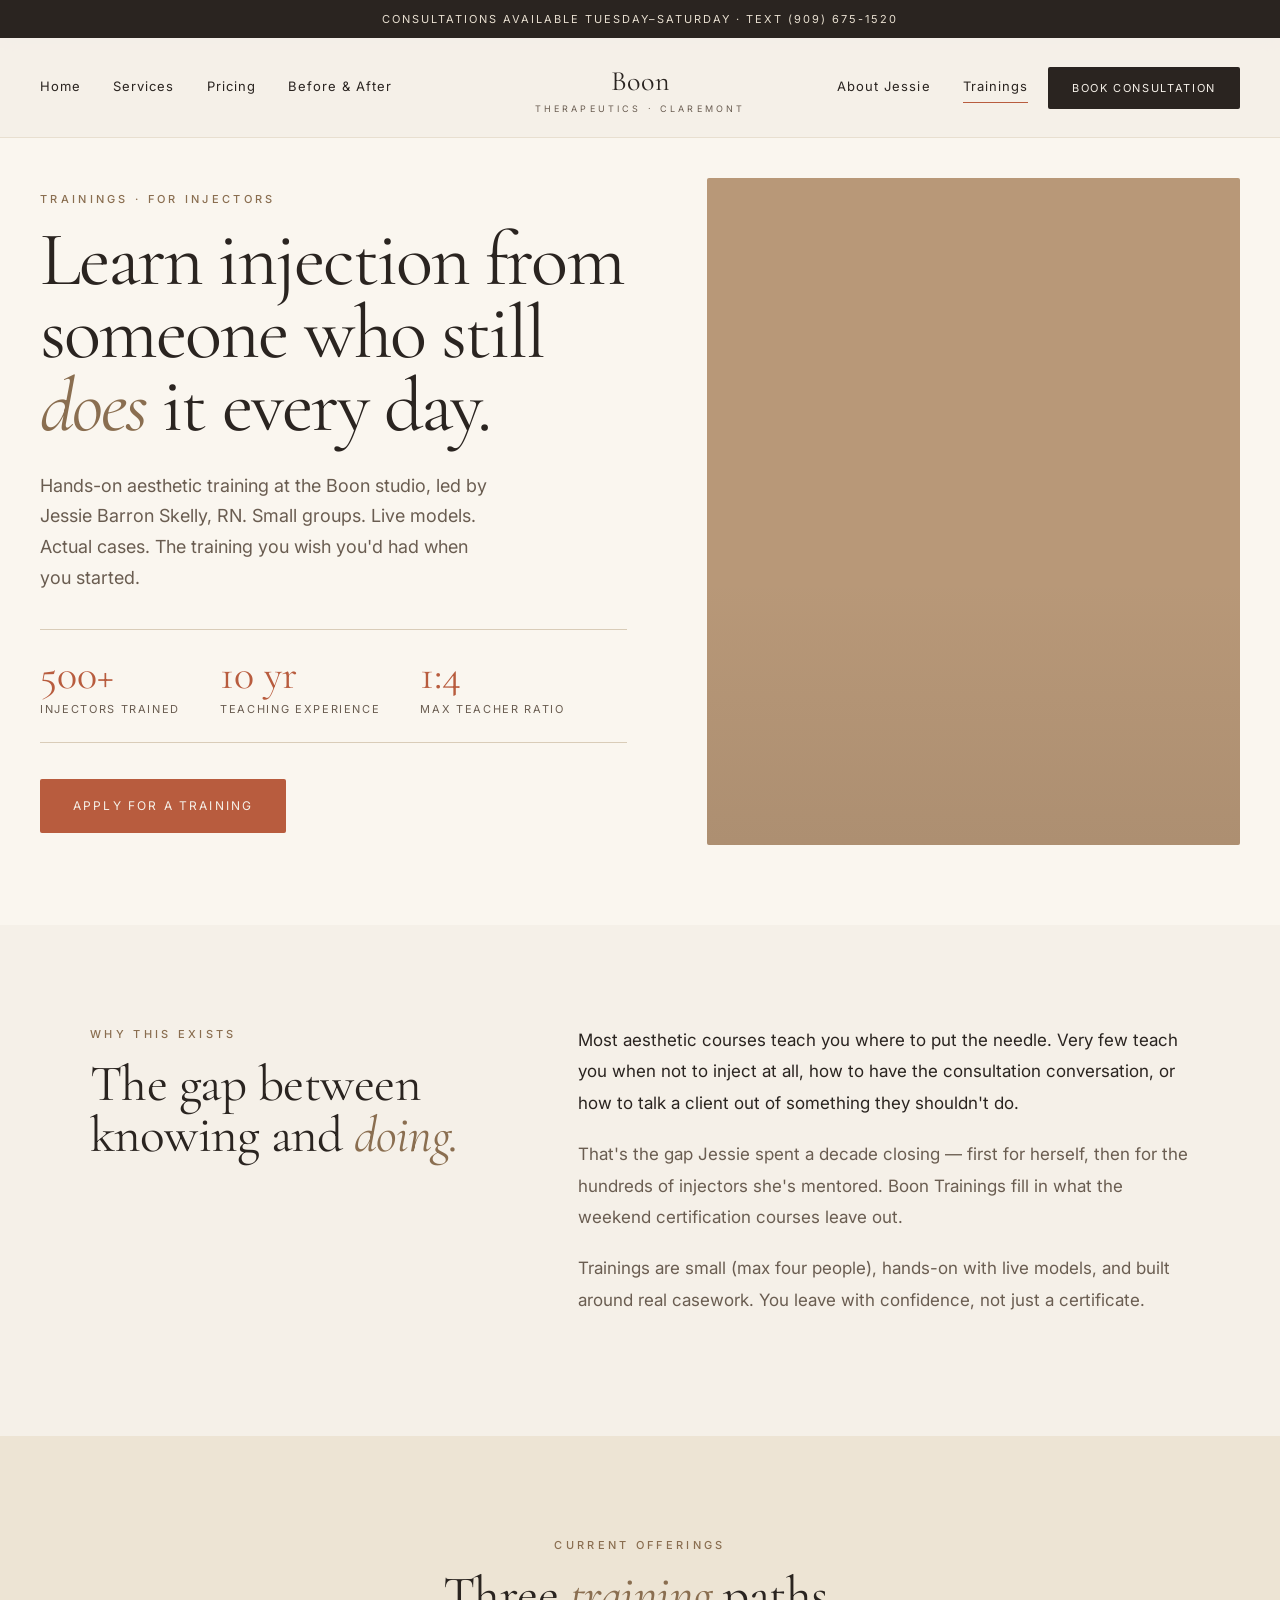
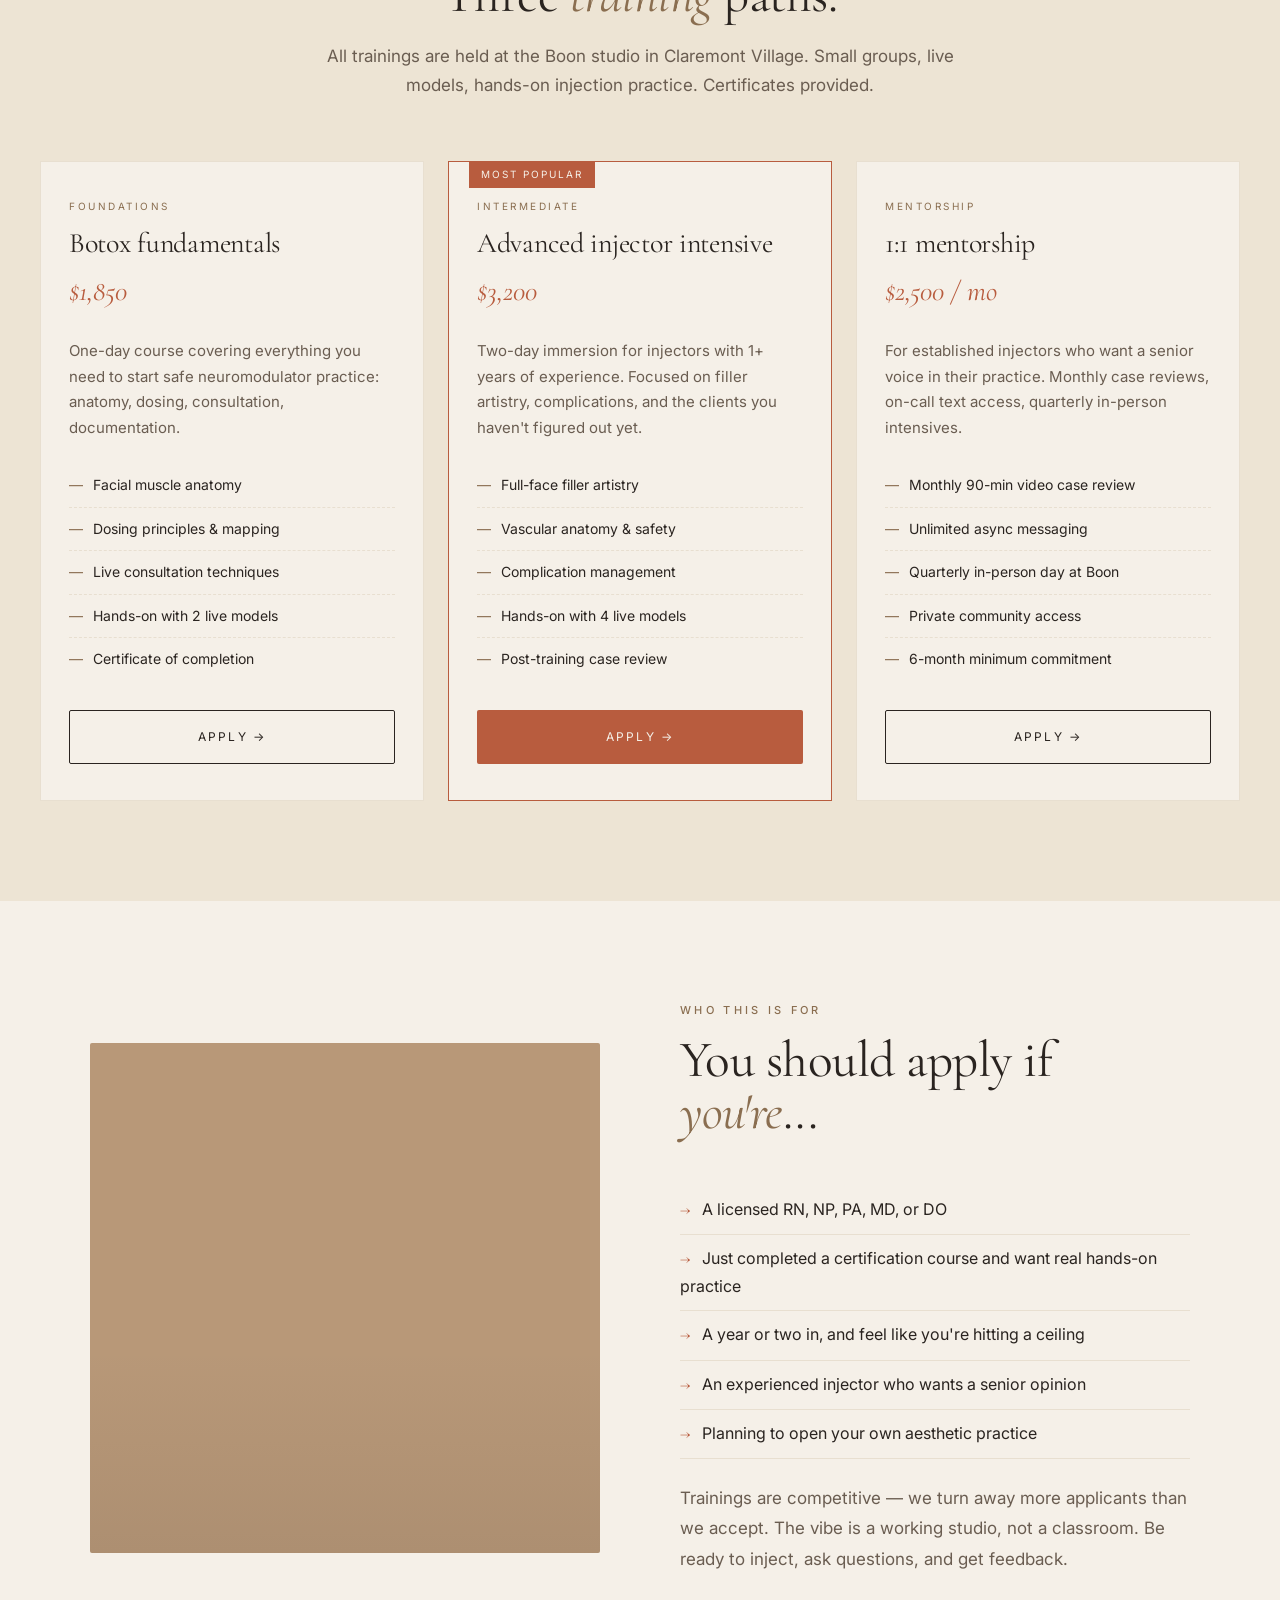
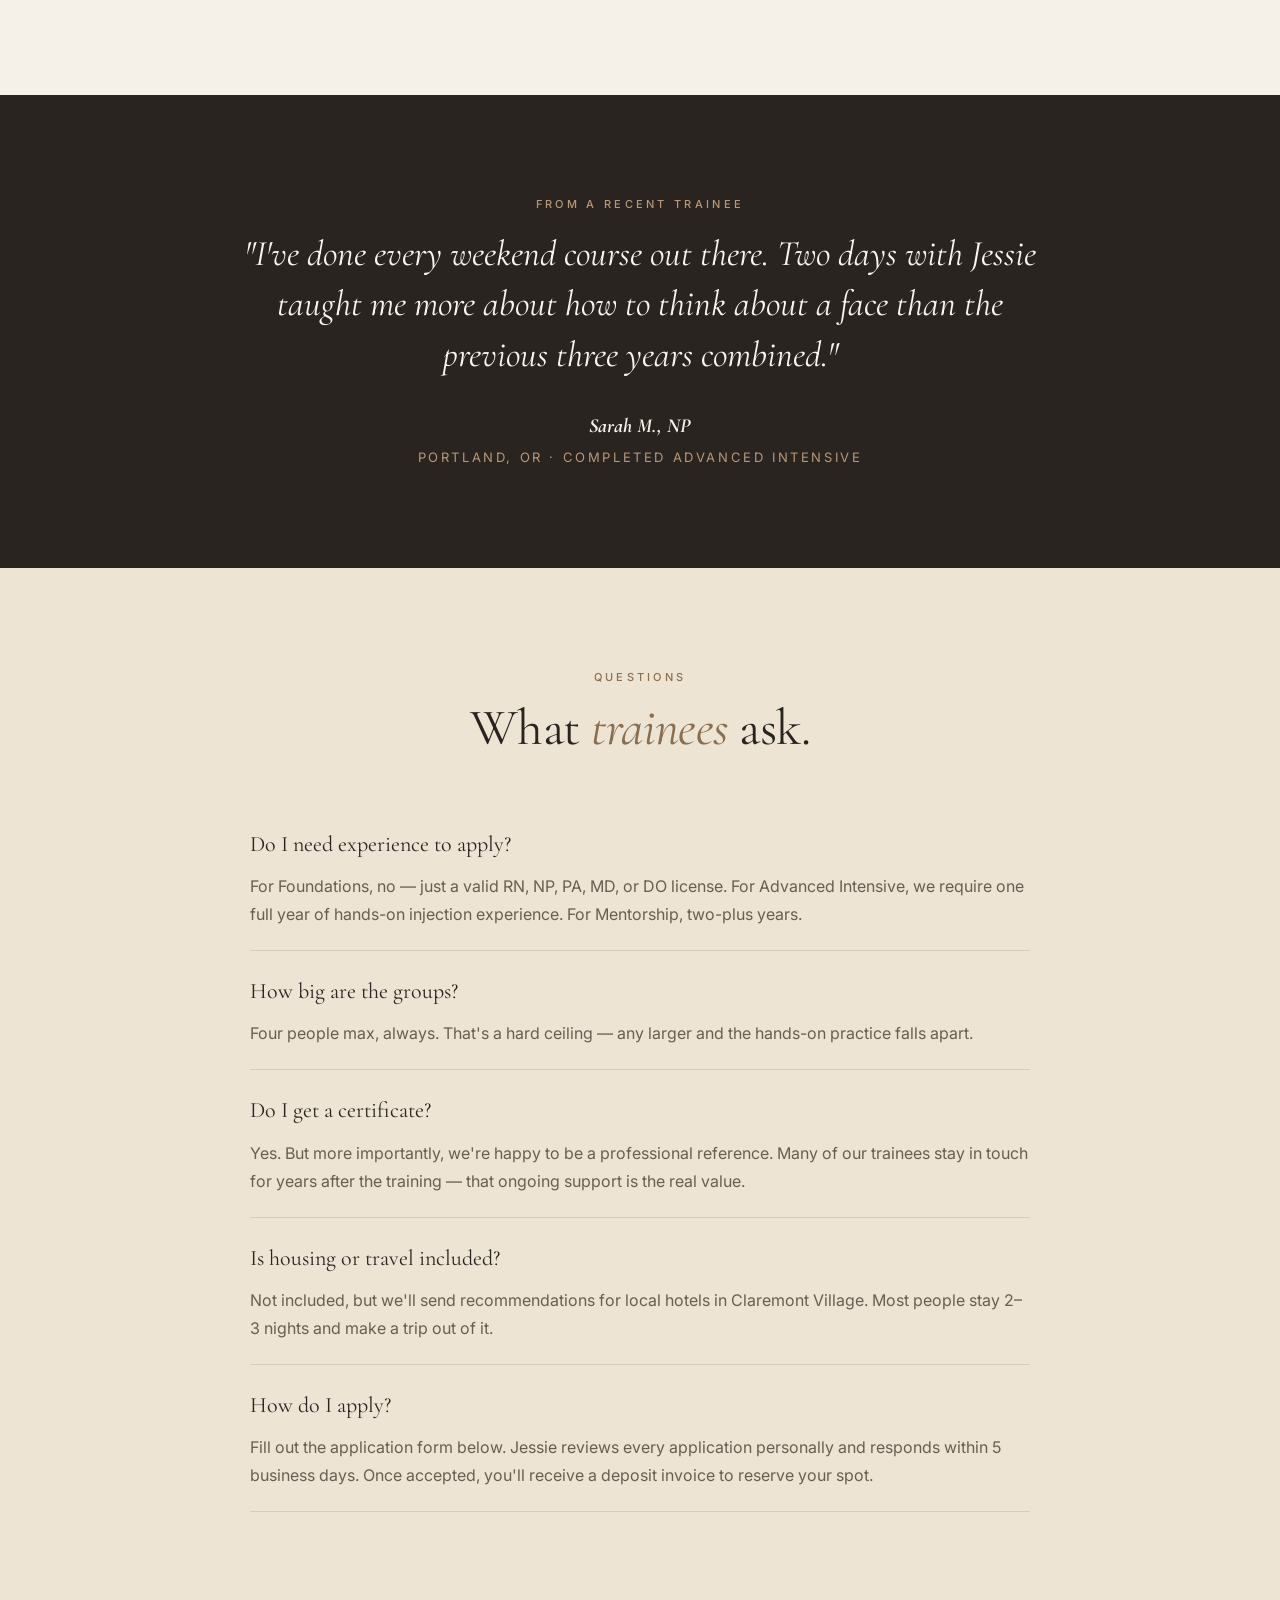
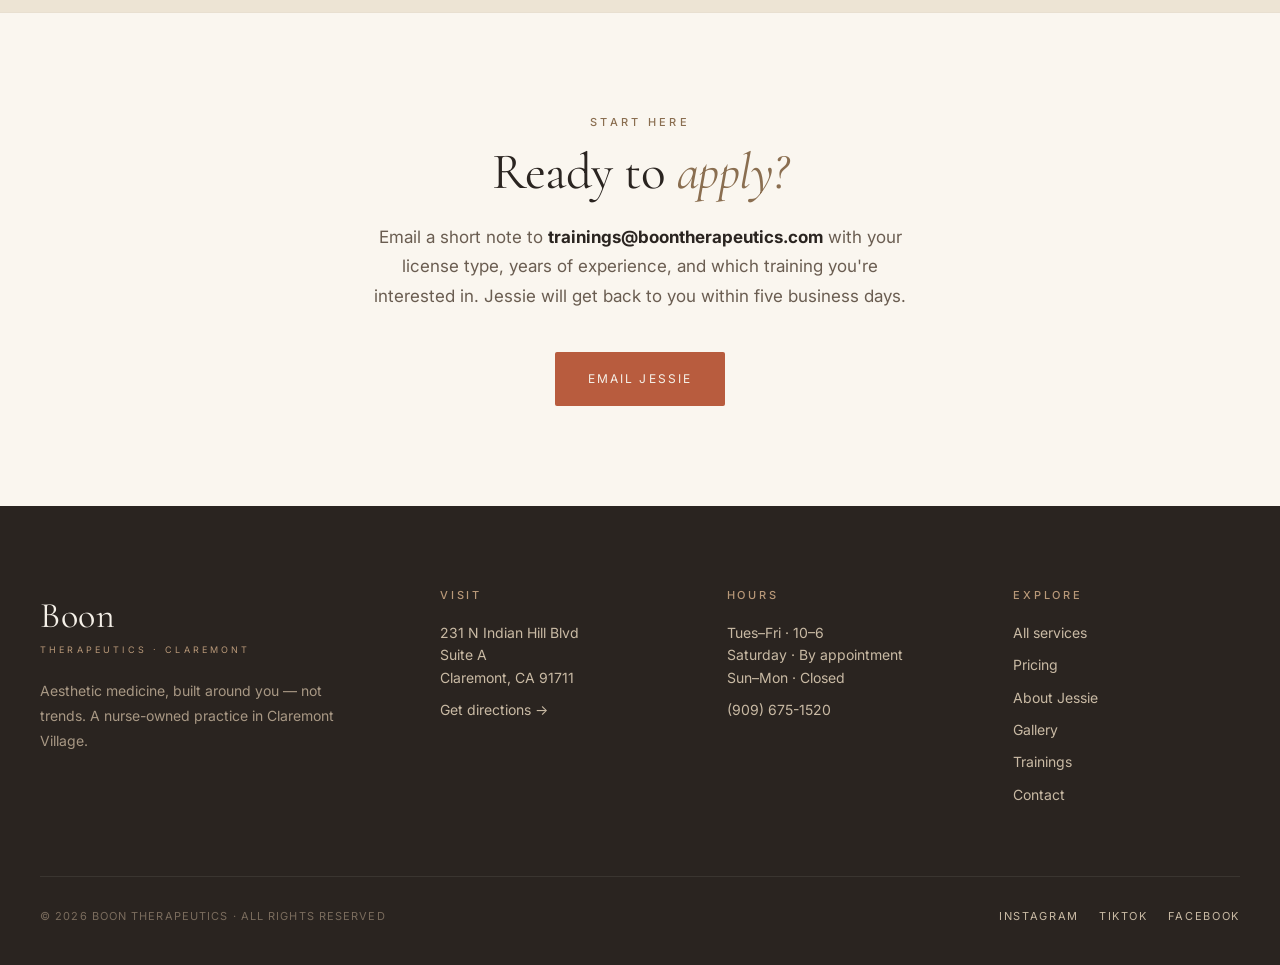
<file: trainings.html>
<!DOCTYPE html>
<html lang="en">
<head>
<meta charset="UTF-8">
<meta name="viewport" content="width=device-width, initial-scale=1.0">
<title>Trainings for Injectors · Boon Therapeutics</title>
<meta name="description" content="Hands-on aesthetic injection trainings in Claremont, CA. Led by Jessie Barron Skelly, RN — with over 500 injectors trained.">
<link href="https://fonts.googleapis.com/css2?family=Cormorant+Garamond:ital,wght@0,400;0,500;1,400&family=Inter:wght@300;400;500&display=swap" rel="stylesheet">
<link rel="stylesheet" href="shared.css">
<style>
  .tr-hero {
    padding: 40px 40px 80px;
    background: var(--cream);
    min-height: 80vh;
    display: flex;
    align-items: center;
  }
  .tr-hero-grid {
    display: grid;
    grid-template-columns: 1.1fr 1fr;
    gap: 80px;
    align-items: center;
    max-width: 1300px;
    margin: 0 auto;
    width: 100%;
  }
  .tr-hero h1 {
    font-size: clamp(48px, 6vw, 84px);
    line-height: 0.95;
    margin-bottom: 28px;
  }
  .tr-hero h1 em { font-style: italic; color: var(--camel-dark); }
  .tr-hero .lead {
    font-size: 18px;
    line-height: 1.7;
    color: var(--muted);
    max-width: 460px;
    margin-bottom: 36px;
  }
  .tr-hero-img { aspect-ratio: 4/5; border-radius: 2px; }
  .tr-stats {
    display: flex;
    gap: 40px;
    margin-bottom: 36px;
    padding: 24px 0;
    border-top: 1px solid var(--border);
    border-bottom: 1px solid var(--border);
  }
  .tr-stat .num {
    font-family: 'Cormorant Garamond', serif;
    font-size: 42px;
    color: var(--terracotta);
    line-height: 1;
    margin-bottom: 4px;
  }
  .tr-stat .label {
    font-size: 11px;
    letter-spacing: 0.15em;
    color: var(--muted);
    text-transform: uppercase;
  }

  /* Intro */
  .tr-intro { background: var(--bone); }
  .tr-intro-grid {
    display: grid;
    grid-template-columns: 1fr 1.5fr;
    gap: 80px;
    max-width: 1100px;
    margin: 0 auto;
  }
  .tr-intro .eyebrow { color: var(--camel-dark); }
  .tr-intro h2 { margin-bottom: 20px; }
  .tr-intro h2 em { font-style: italic; color: var(--camel-dark); }
  .tr-intro-right p {
    font-size: 17px;
    line-height: 1.85;
    margin-bottom: 20px;
    color: var(--ink);
  }
  .tr-intro-right p.muted { color: var(--muted); }

  /* Courses */
  .courses { background: var(--ivory); }
  .courses-head {
    text-align: center;
    max-width: 640px;
    margin: 0 auto 60px;
  }
  .courses-head h2 em { font-style: italic; color: var(--camel-dark); }
  .courses-head p { color: var(--muted); margin-top: 20px; font-size: 17px; line-height: 1.75; }
  .courses-grid {
    display: grid;
    grid-template-columns: 1fr 1fr 1fr;
    gap: 24px;
    max-width: 1200px;
    margin: 0 auto;
  }
  .course {
    background: var(--bone);
    border: 1px solid var(--border-light);
    padding: 36px 28px;
    display: flex;
    flex-direction: column;
  }
  .course.featured { border: 1px solid var(--terracotta); position: relative; }
  .course.featured::before {
    content: 'Most popular';
    position: absolute;
    top: -1px;
    left: 20px;
    background: var(--terracotta);
    color: var(--bone);
    padding: 5px 12px;
    font-size: 10px;
    letter-spacing: 0.2em;
    text-transform: uppercase;
  }
  .course .tier {
    font-family: 'Inter', sans-serif;
    font-size: 10px;
    letter-spacing: 0.25em;
    text-transform: uppercase;
    color: var(--camel-dark);
    margin-bottom: 12px;
  }
  .course h3 {
    font-family: 'Cormorant Garamond', serif;
    font-size: 28px;
    font-weight: 400;
    margin-bottom: 8px;
    color: var(--ink);
  }
  .course .price {
    font-family: 'Cormorant Garamond', serif;
    font-style: italic;
    font-size: 28px;
    color: var(--terracotta);
    margin-bottom: 24px;
  }
  .course p {
    font-size: 15px;
    line-height: 1.7;
    color: var(--muted);
    margin-bottom: 24px;
  }
  .course ul { list-style: none; padding: 0; margin-bottom: 30px; }
  .course li {
    padding: 10px 0;
    border-bottom: 1px dashed var(--border-light);
    font-size: 14px;
    line-height: 1.6;
    color: var(--ink);
  }
  .course li:before {
    content: '—';
    color: var(--camel-dark);
    margin-right: 10px;
  }
  .course li:last-child { border-bottom: none; }
  .course .cta { margin-top: auto; text-align: center; }

  /* Who for */
  .tr-whofor { background: var(--bone); }
  .tr-whofor-grid {
    display: grid;
    grid-template-columns: 1fr 1fr;
    gap: 80px;
    max-width: 1100px;
    margin: 0 auto;
    align-items: center;
  }
  .tr-whofor-img { aspect-ratio: 1; border-radius: 2px; }
  .tr-whofor-text h2 { margin-bottom: 24px; }
  .tr-whofor-text h2 em { font-style: italic; color: var(--camel-dark); }
  .tr-whofor-text p { font-size: 17px; line-height: 1.8; margin-bottom: 20px; color: var(--muted); }
  .tr-whofor-text .eyebrow { color: var(--camel-dark); }
  .tr-whofor-text ul { list-style: none; padding: 24px 0; }
  .tr-whofor-text li {
    font-size: 16px;
    line-height: 1.7;
    padding: 10px 0;
    color: var(--ink);
    border-bottom: 1px solid var(--border-light);
  }
  .tr-whofor-text li::before {
    content: '→';
    color: var(--terracotta);
    margin-right: 12px;
    font-family: 'Cormorant Garamond', serif;
    font-style: italic;
  }

  /* Testimonial */
  .tr-testimonial {
    background: var(--ink);
    color: var(--bone);
    text-align: center;
  }
  .tr-testimonial .eyebrow { color: var(--camel); }
  .tr-testimonial blockquote {
    font-family: 'Cormorant Garamond', serif;
    font-style: italic;
    font-size: clamp(24px, 3vw, 36px);
    line-height: 1.4;
    max-width: 820px;
    margin: 0 auto 30px;
    color: var(--cream);
  }
  .tr-testimonial .author {
    font-size: 13px;
    letter-spacing: 0.2em;
    text-transform: uppercase;
    color: var(--camel);
  }
  .tr-testimonial .author strong {
    display: block;
    font-family: 'Cormorant Garamond', serif;
    font-size: 20px;
    color: var(--bone);
    font-style: italic;
    letter-spacing: 0;
    text-transform: none;
    margin-bottom: 4px;
  }

  /* FAQ */
  .tr-faq { background: var(--ivory); }
  .tr-faq-head { text-align: center; margin-bottom: 50px; }
  .tr-faq-head h2 em { font-style: italic; color: var(--camel-dark); }
  .tr-faq-list { max-width: 780px; margin: 0 auto; }
  .tr-faq-item { border-bottom: 1px solid var(--border); padding: 22px 0; }
  .tr-faq-q {
    font-family: 'Cormorant Garamond', serif;
    font-size: 22px;
    color: var(--ink);
    margin-bottom: 10px;
  }
  .tr-faq-a { font-size: 16px; line-height: 1.75; color: var(--muted); }

  /* CTA */
  .tr-cta {
    background: var(--cream);
    text-align: center;
    padding: 100px 40px;
    border-top: 1px solid var(--border-light);
  }
  .tr-cta .eyebrow { color: var(--camel-dark); }
  .tr-cta h2 em { font-style: italic; color: var(--camel-dark); }
  .tr-cta p { color: var(--muted); max-width: 560px; margin: 24px auto 40px; font-size: 17px; line-height: 1.75; }

  @media (max-width: 900px) {
    .tr-hero-grid, .tr-intro-grid, .tr-whofor-grid { grid-template-columns: 1fr; gap: 40px; }
    .courses-grid { grid-template-columns: 1fr; }
    .tr-stats { flex-wrap: wrap; }
  }
</style>
</head>
<body data-page="trainings">

<div id="site-header"></div>

<!-- HERO -->
<section class="tr-hero">
  <div class="tr-hero-grid">
    <div>
      <div class="eyebrow">Trainings · For injectors</div>
      <h1>Learn injection from someone who still <em>does</em> it every day.</h1>
      <p class="lead">Hands-on aesthetic training at the Boon studio, led by Jessie Barron Skelly, RN. Small groups. Live models. Actual cases. The training you wish you'd had when you started.</p>
      <div class="tr-stats">
        <div class="tr-stat">
          <div class="num">500+</div>
          <div class="label">Injectors trained</div>
        </div>
        <div class="tr-stat">
          <div class="num">10 yr</div>
          <div class="label">Teaching experience</div>
        </div>
        <div class="tr-stat">
          <div class="num">1:4</div>
          <div class="label">Max teacher ratio</div>
        </div>
      </div>
      <a href="#apply" class="cta cta-primary">Apply for a training</a>
    </div>
    <div class="tr-hero-img img-placeholder variant-6"></div>
  </div>
</section>

<!-- INTRO -->
<section class="tr-intro">
  <div class="tr-intro-grid">
    <div>
      <div class="eyebrow">Why this exists</div>
      <h2>The gap between knowing and <em>doing.</em></h2>
    </div>
    <div class="tr-intro-right">
      <p>Most aesthetic courses teach you where to put the needle. Very few teach you when not to inject at all, how to have the consultation conversation, or how to talk a client out of something they shouldn't do.</p>
      <p class="muted">That's the gap Jessie spent a decade closing — first for herself, then for the hundreds of injectors she's mentored. Boon Trainings fill in what the weekend certification courses leave out.</p>
      <p class="muted">Trainings are small (max four people), hands-on with live models, and built around real casework. You leave with confidence, not just a certificate.</p>
    </div>
  </div>
</section>

<!-- COURSES -->
<section class="courses">
  <div class="courses-head">
    <div class="eyebrow">Current offerings</div>
    <h2>Three <em>training</em> paths.</h2>
    <p>All trainings are held at the Boon studio in Claremont Village. Small groups, live models, hands-on injection practice. Certificates provided.</p>
  </div>
  <div class="courses-grid">
    <div class="course">
      <div class="tier">Foundations</div>
      <h3>Botox fundamentals</h3>
      <div class="price">$1,850</div>
      <p>One-day course covering everything you need to start safe neuromodulator practice: anatomy, dosing, consultation, documentation.</p>
      <ul>
        <li>Facial muscle anatomy</li>
        <li>Dosing principles & mapping</li>
        <li>Live consultation techniques</li>
        <li>Hands-on with 2 live models</li>
        <li>Certificate of completion</li>
      </ul>
      <a href="#apply" class="cta cta-outline">Apply →</a>
    </div>

    <div class="course featured">
      <div class="tier">Intermediate</div>
      <h3>Advanced injector intensive</h3>
      <div class="price">$3,200</div>
      <p>Two-day immersion for injectors with 1+ years of experience. Focused on filler artistry, complications, and the clients you haven't figured out yet.</p>
      <ul>
        <li>Full-face filler artistry</li>
        <li>Vascular anatomy & safety</li>
        <li>Complication management</li>
        <li>Hands-on with 4 live models</li>
        <li>Post-training case review</li>
      </ul>
      <a href="#apply" class="cta cta-primary">Apply →</a>
    </div>

    <div class="course">
      <div class="tier">Mentorship</div>
      <h3>1:1 mentorship</h3>
      <div class="price">$2,500 / mo</div>
      <p>For established injectors who want a senior voice in their practice. Monthly case reviews, on-call text access, quarterly in-person intensives.</p>
      <ul>
        <li>Monthly 90-min video case review</li>
        <li>Unlimited async messaging</li>
        <li>Quarterly in-person day at Boon</li>
        <li>Private community access</li>
        <li>6-month minimum commitment</li>
      </ul>
      <a href="#apply" class="cta cta-outline">Apply →</a>
    </div>
  </div>
</section>

<!-- WHO FOR -->
<section class="tr-whofor">
  <div class="tr-whofor-grid">
    <div class="tr-whofor-img img-placeholder variant-3"></div>
    <div class="tr-whofor-text">
      <div class="eyebrow">Who this is for</div>
      <h2>You should apply if <em>you're</em>...</h2>
      <ul>
        <li>A licensed RN, NP, PA, MD, or DO</li>
        <li>Just completed a certification course and want real hands-on practice</li>
        <li>A year or two in, and feel like you're hitting a ceiling</li>
        <li>An experienced injector who wants a senior opinion</li>
        <li>Planning to open your own aesthetic practice</li>
      </ul>
      <p>Trainings are competitive — we turn away more applicants than we accept. The vibe is a working studio, not a classroom. Be ready to inject, ask questions, and get feedback.</p>
    </div>
  </div>
</section>

<!-- TESTIMONIAL -->
<section class="tr-testimonial">
  <div class="container-narrow">
    <div class="eyebrow">From a recent trainee</div>
    <blockquote>"I've done every weekend course out there. Two days with Jessie taught me more about <em>how to think</em> about a face than the previous three years combined."</blockquote>
    <div class="author">
      <strong>Sarah M., NP</strong>
      PORTLAND, OR · COMPLETED ADVANCED INTENSIVE
    </div>
  </div>
</section>

<!-- FAQ -->
<section class="tr-faq">
  <div class="tr-faq-head">
    <div class="eyebrow">Questions</div>
    <h2>What <em>trainees</em> ask.</h2>
  </div>
  <div class="tr-faq-list">
    <div class="tr-faq-item">
      <div class="tr-faq-q">Do I need experience to apply?</div>
      <div class="tr-faq-a">For Foundations, no — just a valid RN, NP, PA, MD, or DO license. For Advanced Intensive, we require one full year of hands-on injection experience. For Mentorship, two-plus years.</div>
    </div>
    <div class="tr-faq-item">
      <div class="tr-faq-q">How big are the groups?</div>
      <div class="tr-faq-a">Four people max, always. That's a hard ceiling — any larger and the hands-on practice falls apart.</div>
    </div>
    <div class="tr-faq-item">
      <div class="tr-faq-q">Do I get a certificate?</div>
      <div class="tr-faq-a">Yes. But more importantly, we're happy to be a professional reference. Many of our trainees stay in touch for years after the training — that ongoing support is the real value.</div>
    </div>
    <div class="tr-faq-item">
      <div class="tr-faq-q">Is housing or travel included?</div>
      <div class="tr-faq-a">Not included, but we'll send recommendations for local hotels in Claremont Village. Most people stay 2–3 nights and make a trip out of it.</div>
    </div>
    <div class="tr-faq-item">
      <div class="tr-faq-q">How do I apply?</div>
      <div class="tr-faq-a">Fill out the application form below. Jessie reviews every application personally and responds within 5 business days. Once accepted, you'll receive a deposit invoice to reserve your spot.</div>
    </div>
  </div>
</section>

<!-- CTA -->
<section class="tr-cta" id="apply">
  <div class="container-narrow">
    <div class="eyebrow">Start here</div>
    <h2>Ready to <em>apply?</em></h2>
    <p>Email a short note to <strong style="color: var(--ink);">trainings@boontherapeutics.com</strong> with your license type, years of experience, and which training you're interested in. Jessie will get back to you within five business days.</p>
    <a href="mailto:trainings@boontherapeutics.com" class="cta cta-primary">Email Jessie</a>
  </div>
</section>

<div id="site-footer"></div>
<script src="shared.js"></script>
</body>
</html>
</file>
<file: shared.css>
/* ==========================================================================
   BOON THERAPEUTICS — shared styles
   ========================================================================== */

* { margin: 0; padding: 0; box-sizing: border-box; }
html { scroll-behavior: smooth; }
body {
  font-family: 'Inter', -apple-system, sans-serif;
  background: #f5f0e8;
  color: #2a2420;
  line-height: 1.65;
  font-size: 16px;
  -webkit-font-smoothing: antialiased;
}

/* Typography */
h1, h2, h3, h4 { font-family: 'Cormorant Garamond', serif; font-weight: 400; letter-spacing: -0.01em; color: #2a2420; }
h1 { font-size: clamp(44px, 6vw, 84px); line-height: 0.95; letter-spacing: -0.025em; }
h2 { font-size: clamp(32px, 4vw, 52px); line-height: 1; }
h3 { font-size: clamp(22px, 2.5vw, 30px); line-height: 1.2; }
h4 { font-size: 18px; line-height: 1.3; font-family: 'Inter', sans-serif; font-weight: 500; letter-spacing: 0.02em; }
p { color: #4a3f36; }
.italic { font-style: italic; }

/* Palette helpers */
:root {
  --bone: #f5f0e8;
  --cream: #faf6ef;
  --ivory: #ede4d4;
  --camel: #b89878;
  --camel-dark: #8a6e50;
  --terracotta: #b85c3e;
  --terracotta-dark: #954a32;
  --ink: #2a2420;
  --muted: #6a5d51;
  --border: #d9ccb8;
  --border-light: #e8dfd0;
}

/* Top ticker */
.top-bar {
  background: #2a2420;
  color: #e8dfd0;
  padding: 10px 24px;
  text-align: center;
  font-size: 11px;
  letter-spacing: 0.18em;
  text-transform: uppercase;
}
.top-bar a { color: #e8dfd0; text-decoration: underline; text-decoration-thickness: 0.5px; text-underline-offset: 3px; }

/* Header / Nav */
.header {
  background: var(--bone);
  border-bottom: 1px solid var(--border-light);
  position: sticky;
  top: 0;
  z-index: 100;
  backdrop-filter: blur(8px);
  background: rgba(245, 240, 232, 0.95);
}
.nav {
  display: grid;
  grid-template-columns: 1fr auto 1fr;
  align-items: center;
  padding: 20px 40px;
  max-width: 1400px;
  margin: 0 auto;
}
.nav-links {
  display: flex;
  gap: 32px;
  font-size: 13px;
  letter-spacing: 0.08em;
  color: var(--ink);
}
.nav-links a {
  text-decoration: none;
  color: var(--ink);
  padding: 4px 0;
  border-bottom: 1px solid transparent;
  transition: border-color 0.2s;
}
.nav-links a:hover, .nav-links a.active { border-bottom-color: var(--terracotta); }
.logo {
  text-align: center;
  font-family: 'Cormorant Garamond', serif;
  font-size: 28px;
  letter-spacing: 0.02em;
  color: var(--ink);
  text-decoration: none;
}
.logo .sub {
  display: block;
  font-family: 'Inter', sans-serif;
  font-size: 9px;
  letter-spacing: 0.35em;
  color: var(--muted);
  margin-top: -2px;
  text-transform: uppercase;
}
.nav-right {
  display: flex;
  justify-content: flex-end;
  align-items: center;
  gap: 20px;
}
.cta-small {
  background: var(--ink);
  color: var(--bone);
  padding: 12px 24px;
  font-size: 11px;
  letter-spacing: 0.15em;
  text-transform: uppercase;
  text-decoration: none;
  border-radius: 2px;
  transition: background 0.2s;
}
.cta-small:hover { background: var(--terracotta); }
.mobile-menu-btn { display: none; }
.mobile-nav-links { display: none; }

/* Hamburger Drawer (for mobile — decorative here) */

/* Section basics */
section { padding: 100px 40px; }
.container { max-width: 1200px; margin: 0 auto; }
.container-narrow { max-width: 820px; margin: 0 auto; }
.container-wide { max-width: 1400px; margin: 0 auto; }

/* Eyebrow label */
.eyebrow {
  font-size: 11px;
  letter-spacing: 0.3em;
  text-transform: uppercase;
  color: var(--camel-dark);
  margin-bottom: 16px;
  font-weight: 500;
}

/* CTAs */
.cta {
  display: inline-block;
  padding: 16px 32px;
  font-size: 12px;
  letter-spacing: 0.18em;
  text-transform: uppercase;
  text-decoration: none;
  border-radius: 2px;
  transition: all 0.2s;
  border: 1px solid transparent;
  cursor: pointer;
  font-family: inherit;
}
.cta-primary {
  background: var(--terracotta);
  color: var(--bone);
}
.cta-primary:hover { background: var(--terracotta-dark); }
.cta-dark {
  background: var(--ink);
  color: var(--bone);
}
.cta-dark:hover { background: var(--terracotta); }
.cta-ghost {
  color: var(--ink);
  border-bottom: 1px solid var(--ink);
  padding: 4px 0;
  border-radius: 0;
  font-size: 12px;
}
.cta-ghost:hover { color: var(--terracotta); border-color: var(--terracotta); }
.cta-outline {
  background: transparent;
  color: var(--ink);
  border: 1px solid var(--ink);
}
.cta-outline:hover { background: var(--ink); color: var(--bone); }

/* Footer */
footer {
  background: var(--ink);
  color: #c9baa4;
  padding: 80px 40px 40px;
}
.foot-grid {
  display: grid;
  grid-template-columns: 1.5fr 1fr 1fr 1fr;
  gap: 60px;
  max-width: 1200px;
  margin: 0 auto 60px;
}
.foot-brand .logo-wrap {
  color: var(--bone);
  font-family: 'Cormorant Garamond', serif;
  font-size: 36px;
  margin-bottom: 20px;
  letter-spacing: 0.02em;
}
.foot-brand .logo-wrap .sub {
  display: block;
  font-family: 'Inter', sans-serif;
  font-size: 9px;
  letter-spacing: 0.35em;
  color: var(--camel);
  margin-top: -2px;
  text-transform: uppercase;
}
.foot-brand p { color: #a89884; font-size: 14px; line-height: 1.8; max-width: 320px; }
.foot-col h5 {
  font-family: 'Inter', sans-serif;
  font-size: 11px;
  letter-spacing: 0.25em;
  text-transform: uppercase;
  color: var(--camel);
  margin-bottom: 18px;
  font-weight: 500;
}
.foot-col a, .foot-col p { display: block; color: #c9baa4; text-decoration: none; font-size: 14px; margin-bottom: 10px; line-height: 1.6; }
.foot-col a:hover { color: var(--bone); }
.foot-bottom {
  border-top: 1px solid #3a3530;
  padding-top: 30px;
  max-width: 1200px;
  margin: 0 auto;
  display: flex;
  justify-content: space-between;
  align-items: center;
  font-size: 11px;
  letter-spacing: 0.1em;
  color: #7a6c5d;
  text-transform: uppercase;
}
.foot-social { display: flex; gap: 20px; }
.foot-social a { color: #c9baa4; text-decoration: none; font-size: 11px; letter-spacing: 0.15em; }
.foot-social a:hover { color: var(--bone); }

/* Reusable page components */
.page-header {
  padding: 80px 40px 60px;
  text-align: center;
  background: var(--cream);
  border-bottom: 1px solid var(--border-light);
}
.page-header .eyebrow { color: var(--camel-dark); }
.page-header h1 { font-size: clamp(40px, 5vw, 72px); max-width: 820px; margin: 0 auto 20px; }
.page-header p { max-width: 620px; margin: 0 auto; color: var(--muted); font-size: 17px; line-height: 1.7; }

/* Image slots — real Boon Therapeutics photography, hotlinked from Jessie's existing site. */
.img-placeholder {
  position: relative;
  overflow: hidden;
  background-size: cover;
  background-position: center;
  background-color: #b89878;
}
/* Very light overlay — these photos are already on-brand so we just unify slightly */
.img-placeholder::before {
  content: '';
  position: absolute;
  inset: 0;
  background: linear-gradient(180deg, rgba(42,36,32,0) 60%, rgba(42,36,32,0.08));
  pointer-events: none;
  z-index: 1;
}

/* BOON PHOTOGRAPHY
   ----------------
   These are real images pulled from boontherapeutics.com — Jessie's own
   photography/illustration assets. When the site moves to a new CDN or
   these URLs change, swap them here.
*/

/* Hero-ready imagery (portraits, editorial) */
.img-placeholder.variant-1 {
  background-image: url('https://images.squarespace-cdn.com/content/v1/671bcd903dd3fc0b51431f86/1da513dd-bd07-40ec-89da-be60a4eb1640/Hotels+Business+Website.jpg?format=1500w');
}
.img-placeholder.variant-2 {
  background-image: url('https://images.squarespace-cdn.com/content/v1/671bcd903dd3fc0b51431f86/1c19c683-7d1c-469c-ae7d-00804dd195cf/Untitled+design+%2816%29+%281%29.jpg?format=1500w');
}
.img-placeholder.variant-3 {
  background-image: url('https://images.squarespace-cdn.com/content/v1/671bcd903dd3fc0b51431f86/0b445776-97a1-41f7-9bec-88076754d6b9/Hotels+Business+Website+%285%29.jpg?format=1500w');
}
/* Jessie's portrait */
.img-placeholder.jessie {
  background-image: url('https://images.squarespace-cdn.com/content/v1/671bcd903dd3fc0b51431f86/355194be-0902-4b48-9f9d-3269e7436919/Injector+in+Claremont%2C+CA+91711.jpg?format=1500w');
  background-position: center top;
}

/* Fallbacks for legacy variant-4/5/6 (mapped to service images) */
.img-placeholder.variant-4 {
  background-image: url('https://images.squarespace-cdn.com/content/v1/671bcd903dd3fc0b51431f86/5b5bcf2d-563c-4ea7-92c4-193ebc5e634d/Untitled+design+%2812%29.jpg?format=1500w');
}
.img-placeholder.variant-5 {
  background-image: url('https://images.squarespace-cdn.com/content/v1/671bcd903dd3fc0b51431f86/b5a3e71a-748a-4b02-8964-8286dc2dd028/Untitled+design+%2811%29.jpg?format=1500w');
}
.img-placeholder.variant-6 {
  background-image: url('https://images.squarespace-cdn.com/content/v1/671bcd903dd3fc0b51431f86/f62e9a1c-e2bd-4a70-9609-58d170fc037a/Hotels+Business+Website+%283%29.jpg?format=1500w');
}
.img-placeholder.variant-7 {
  background-image: url('https://images.squarespace-cdn.com/content/v1/671bcd903dd3fc0b51431f86/69c74c4d-ee53-4a97-ac25-b14cbee65044/Hotels+Business+Website+%288%29.jpg?format=1500w');
}

/* Service-specific images — match the illustration/photo shown on Jessie's live site */
.img-placeholder.svc-wrinkle {
  background-image: url('https://images.squarespace-cdn.com/content/v1/671bcd903dd3fc0b51431f86/f62e9a1c-e2bd-4a70-9609-58d170fc037a/Hotels+Business+Website+%283%29.jpg?format=1500w');
}
.img-placeholder.svc-filler {
  background-image: url('https://images.squarespace-cdn.com/content/v1/671bcd903dd3fc0b51431f86/5b5bcf2d-563c-4ea7-92c4-193ebc5e634d/Untitled+design+%2812%29.jpg?format=1500w');
}
.img-placeholder.svc-undereye {
  background-image: url('https://images.squarespace-cdn.com/content/v1/671bcd903dd3fc0b51431f86/e50f536e-3a24-4b85-93d4-f9366b93aa06/Undereye+Rejuvenation+in+Claremont%2C+CA+91711.jpg?format=1500w');
}
.img-placeholder.svc-nose {
  background-image: url('https://images.squarespace-cdn.com/content/v1/671bcd903dd3fc0b51431f86/b5a3e71a-748a-4b02-8964-8286dc2dd028/Untitled+design+%2811%29.jpg?format=1500w');
}
.img-placeholder.svc-microneedling {
  background-image: url('https://images.squarespace-cdn.com/content/v1/671bcd903dd3fc0b51431f86/69c74c4d-ee53-4a97-ac25-b14cbee65044/Hotels+Business+Website+%288%29.jpg?format=1500w');
}
.img-placeholder.svc-collagen {
  background-image: url('https://images.squarespace-cdn.com/content/v1/671bcd903dd3fc0b51431f86/0b445776-97a1-41f7-9bec-88076754d6b9/Hotels+Business+Website+%285%29.jpg?format=1500w');
}
.img-placeholder.svc-peels {
  background-image: url('https://images.squarespace-cdn.com/content/v1/671bcd903dd3fc0b51431f86/db0cd88e-e3e1-4f29-8050-8c4ee53e0cbe/Peels+in+Claremont%2C+CA+91711.png?format=1500w');
}
.img-placeholder.svc-neck {
  background-image: url('https://images.squarespace-cdn.com/content/v1/671bcd903dd3fc0b51431f86/002b9241-505b-4f9f-bd96-fdc642968661/Neck+Rejuvenation+in+Claremont%2C+CA+91711.png?format=1500w');
}
.img-placeholder.svc-hair {
  background-image: url('https://images.squarespace-cdn.com/content/v1/671bcd903dd3fc0b51431f86/fd0de2e9-3b3f-40ee-8311-cdffd6af0033/Hair+Restoration++in+Claremont%2C+CA+91711.png?format=1500w');
}

/* Gallery placeholder — used where we'd otherwise need consented before/after photography.
   Intentionally quiet: tonal slab, small caption, looks finished not broken. */
.gal-placeholder {
  position: relative;
  background: linear-gradient(135deg, #ede4d4 0%, #d9ccb8 60%, #b89878 100%);
  overflow: hidden;
}
.gal-placeholder::before {
  content: '';
  position: absolute;
  inset: 0;
  background:
    radial-gradient(ellipse at 30% 25%, rgba(255,248,230,0.35), transparent 55%),
    radial-gradient(ellipse at 75% 80%, rgba(138,110,80,0.15), transparent 60%);
  pointer-events: none;
}

/* Responsive */
@media (max-width: 900px) {
  .nav { grid-template-columns: 1fr 1fr; padding: 16px 24px; }
  .nav-links { display: none; }
  .nav-right .cta-small { display: none; }
  .mobile-menu-btn {
    display: flex;
    font-size: 12px;
    letter-spacing: 0.15em;
    text-transform: uppercase;
    background: none;
    border: none;
    cursor: pointer;
    color: var(--ink);
    padding: 8px 4px;
  }
  section { padding: 60px 24px; }
  .page-header { padding: 60px 24px 40px; }
  .foot-grid { grid-template-columns: 1fr 1fr; gap: 40px; }
  .foot-bottom { flex-direction: column; gap: 20px; text-align: center; }
}

/* Mobile drawer
   ------------- */
.mobile-drawer {
  position: fixed;
  inset: 0;
  z-index: 200;
  pointer-events: none;
  visibility: hidden;
}
.mobile-drawer.is-open {
  pointer-events: auto;
  visibility: visible;
}
.mobile-drawer-scrim {
  position: absolute;
  inset: 0;
  background: rgba(42, 36, 32, 0);
  transition: background 0.3s ease;
}
.mobile-drawer.is-open .mobile-drawer-scrim {
  background: rgba(42, 36, 32, 0.5);
}
.mobile-drawer-inner {
  position: absolute;
  top: 0;
  right: 0;
  bottom: 0;
  width: min(88vw, 400px);
  background: var(--bone);
  display: flex;
  flex-direction: column;
  transform: translateX(100%);
  transition: transform 0.3s cubic-bezier(0.16, 1, 0.3, 1);
  box-shadow: -8px 0 32px rgba(42, 36, 32, 0.18);
}
.mobile-drawer.is-open .mobile-drawer-inner {
  transform: translateX(0);
}
.mobile-drawer-head {
  display: flex;
  justify-content: space-between;
  align-items: center;
  padding: 22px 28px;
  border-bottom: 1px solid var(--border-light);
}
.mobile-drawer-head .logo {
  font-family: 'Cormorant Garamond', serif;
  font-size: 24px;
  color: var(--ink);
  letter-spacing: 0.02em;
}
.mobile-drawer-head .logo .sub {
  display: block;
  font-family: 'Inter', sans-serif;
  font-size: 9px;
  letter-spacing: 0.35em;
  color: var(--muted);
  margin-top: -2px;
  text-transform: uppercase;
}
.mobile-close-btn {
  font-size: 12px;
  letter-spacing: 0.15em;
  text-transform: uppercase;
  background: none;
  border: none;
  cursor: pointer;
  color: var(--ink);
  padding: 8px 4px;
}
.mobile-drawer-links {
  display: flex;
  flex-direction: column;
  padding: 20px 28px;
  flex: 1;
  overflow-y: auto;
}
.mobile-drawer-links a {
  padding: 16px 0;
  font-family: 'Cormorant Garamond', serif;
  font-size: 28px;
  color: var(--ink);
  text-decoration: none;
  border-bottom: 1px solid var(--border-light);
  transition: color 0.2s;
}
.mobile-drawer-links a:last-child { border-bottom: none; }
.mobile-drawer-links a.active {
  color: var(--terracotta);
  font-style: italic;
}
.mobile-drawer-links a:hover {
  color: var(--terracotta);
}
.mobile-drawer-foot {
  padding: 24px 28px 32px;
  border-top: 1px solid var(--border-light);
}
.mobile-drawer-foot .cta {
  display: block;
  text-align: center;
  width: 100%;
  margin-bottom: 20px;
}
.mobile-drawer-contact {
  font-size: 14px;
  color: var(--muted);
  line-height: 1.7;
  text-align: center;
}
.mobile-drawer-contact a {
  color: var(--ink);
  text-decoration: none;
  border-bottom: 1px solid var(--border);
}
.mobile-drawer-contact a:hover { color: var(--terracotta); border-color: var(--terracotta); }
</file>
